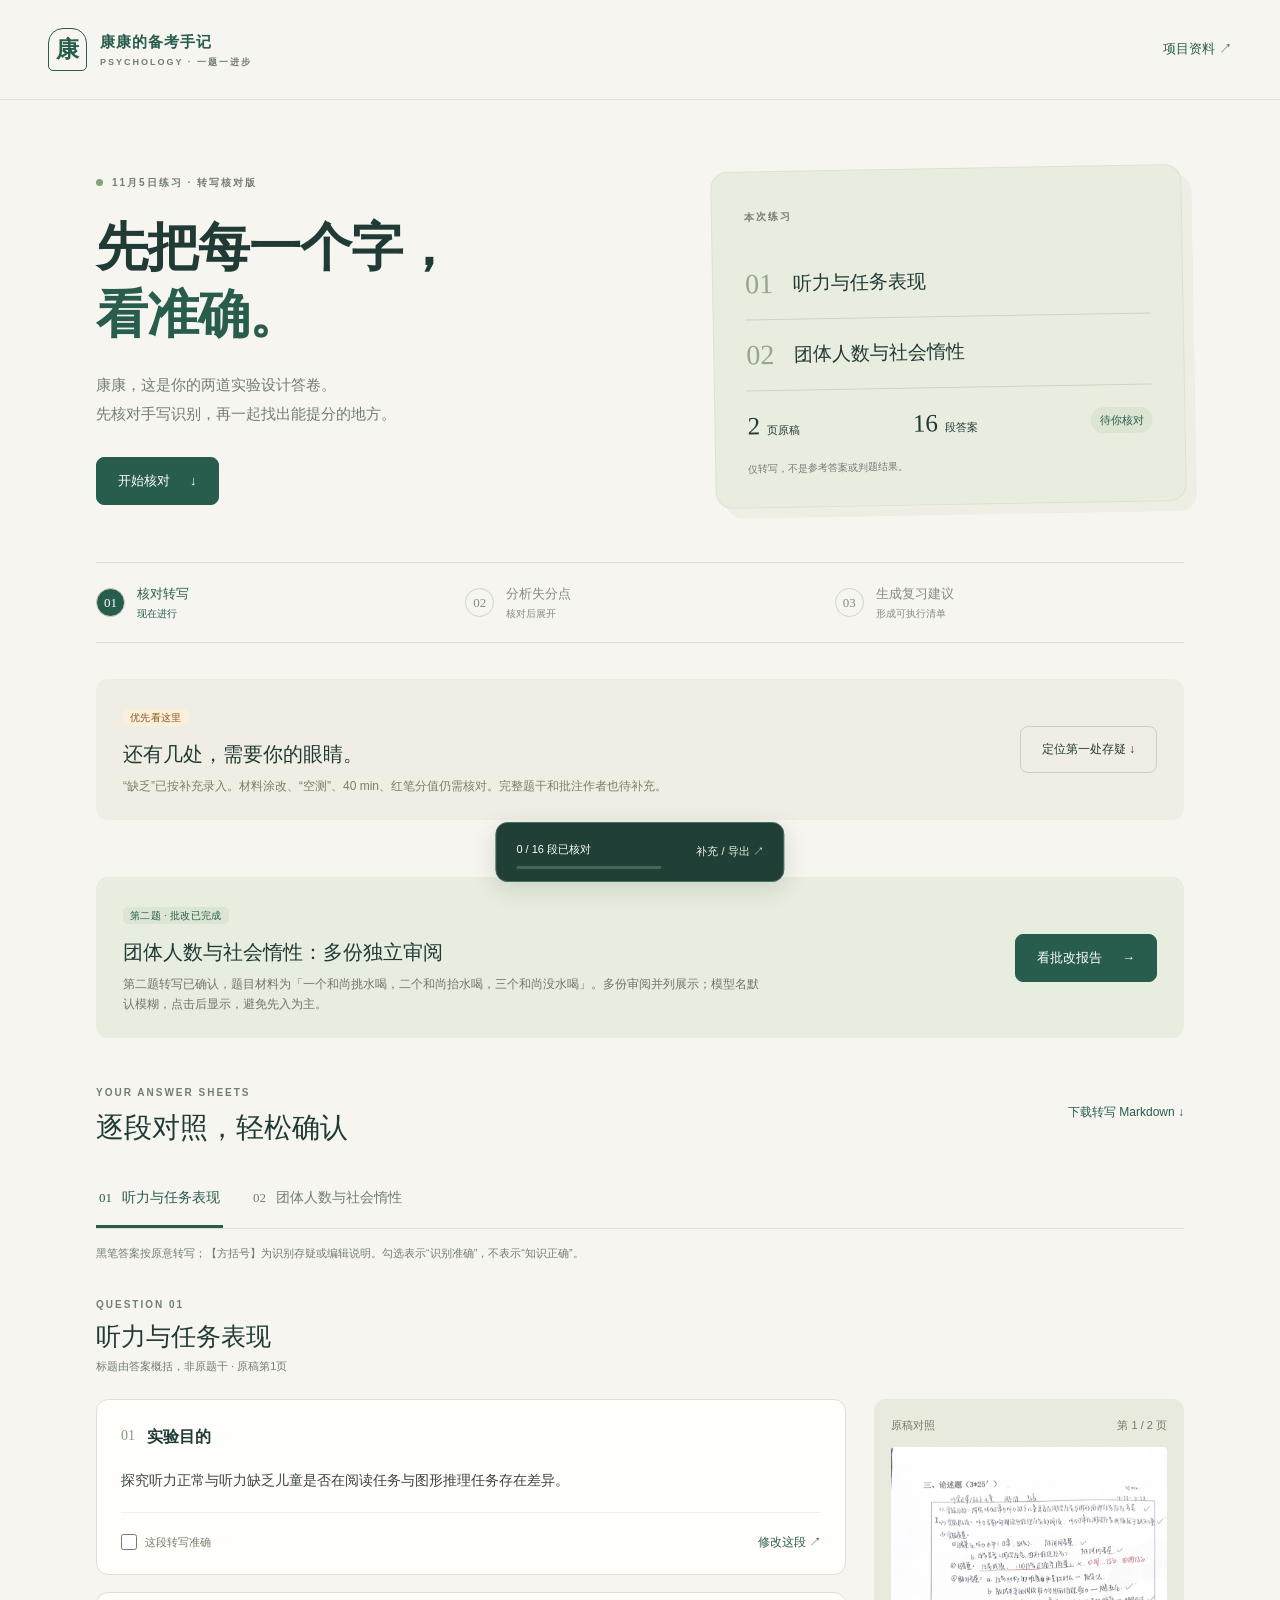
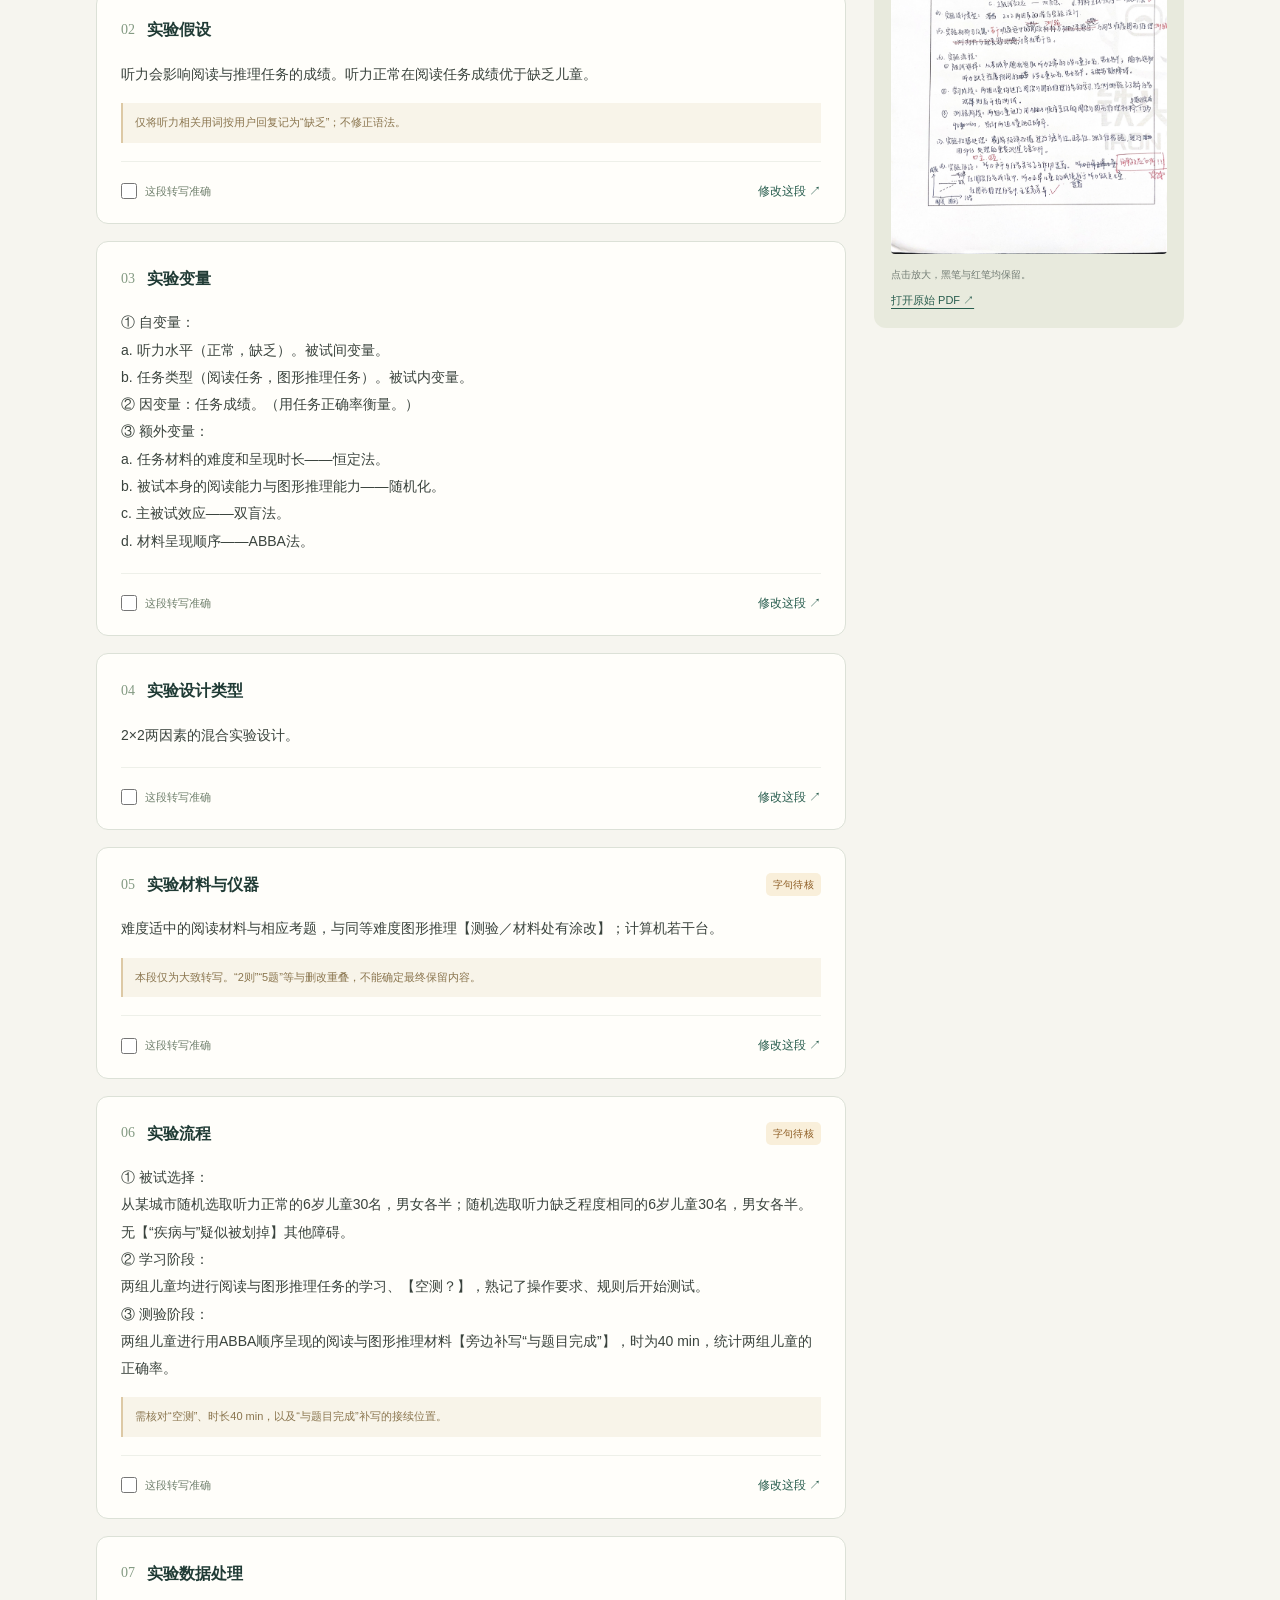
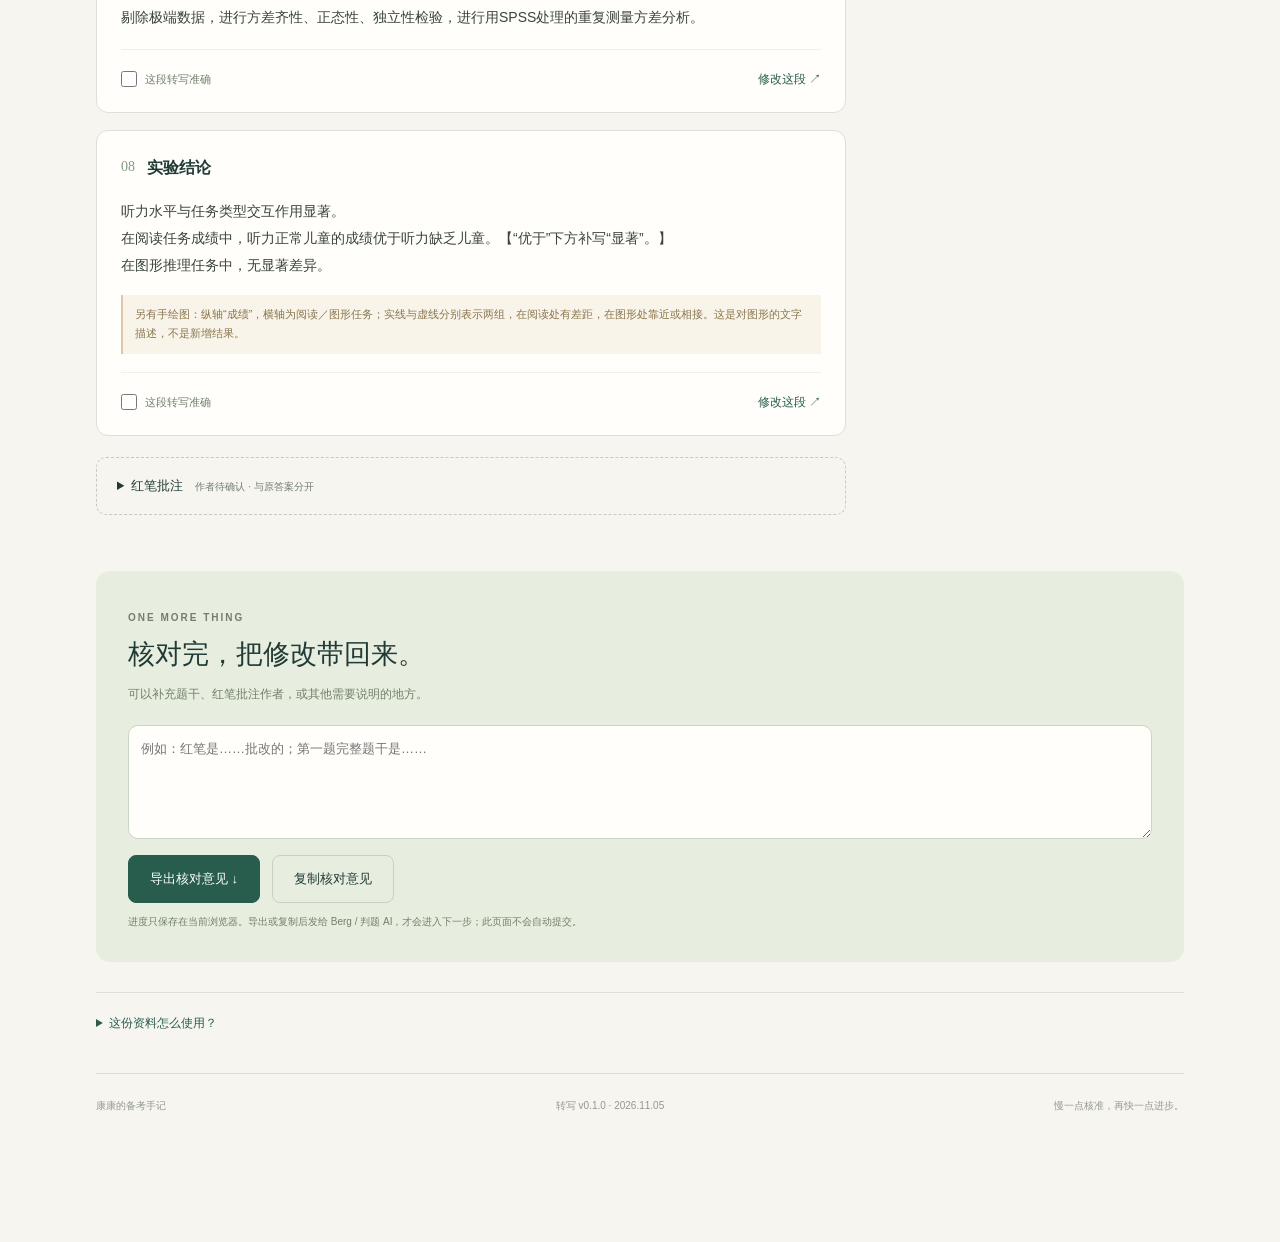
<file: docs/index.html>
<!doctype html>
<html lang="zh-CN">
<head>
  <meta charset="utf-8"><meta name="viewport" content="width=device-width, initial-scale=1">
  <meta name="robots" content="noindex,nofollow">
  <meta name="description" content="康康的心理实验设计手写答卷：对照原稿、逐段核对、导出修改意见。">
  <meta name="theme-color" content="#193f39"><title>康康 · 手写答卷核对</title>
  <link rel="stylesheet" href="style.css">
  <link rel="stylesheet" href="index-extra.css">
</head>
<body>
<a class="skip-link" href="#workbench">跳到答卷</a>
<header class="topbar"><a class="brand" href="./"><span class="brand-icon">康</span><span>康康的备考手记<span class="brand-small">PSYCHOLOGY · 一题一进步</span></span></a><a class="repo-link" href="https://github.com/Bergpss/kangkang-psych-exam" target="_blank" rel="noopener">项目资料 ↗</a></header>
<main>
  <section class="hero">
    <div class="hero-copy"><div class="eyebrow"><span class="dot"></span> 11月5日练习 · 转写核对版</div><h1>先把每一个字，<br><em>看准确。</em></h1><p>康康，这是你的两道实验设计答卷。<br>先核对手写识别，再一起找出能提分的地方。</p><a class="primary-button" href="#workbench">开始核对 <span>↓</span></a></div>
    <div class="hero-card"><span class="eyebrow">本次练习</span><div class="sheet-lines"><div><strong>01</strong><span>听力与任务表现</span></div><div><strong>02</strong><span>团体人数与社会惰性</span></div></div><div class="hero-stats"><span><strong>2</strong> 页原稿</span><span><strong>16</strong> 段答案</span><span class="status-pill">待你核对</span></div><p>仅转写，不是参考答案或判题结果。</p></div>
  </section>
  <section class="stage-strip" aria-label="项目进度"><div class="active"><span>01</span><strong>核对转写</strong><small>现在进行</small></div><div><span>02</span><strong>分析失分点</strong><small>核对后展开</small></div><div><span>03</span><strong>生成复习建议</strong><small>形成可执行清单</small></div></section>
  <section class="attention"><div><span class="tag amber">优先看这里</span><h2>还有几处，需要你的眼睛。</h2><p>“缺乏”已按补充录入。材料涂改、“空测”、40 min、红笔分值仍需核对。完整题干和批注作者也待补充。</p></div><button class="outline-button" type="button" id="jump-uncertain">定位第一处存疑 ↓</button></section>
  <section class="review-callout"><div><span class="tag green">第二题 · 批改已完成</span><h2>团体人数与社会惰性：多份独立审阅</h2><p>第二题转写已确认，题目材料为「一个和尚挑水喝，二个和尚抬水喝，三个和尚没水喝」。多份审阅并列展示；模型名默认模糊，点击后显示，避免先入为主。</p></div><a class="primary-button" href="review-q2.html">看批改报告 <span>→</span></a></section>
  <section id="workbench" class="workbench">
    <div class="workbench-top"><div><span class="eyebrow">YOUR ANSWER SHEETS</span><h2>逐段对照，轻松确认</h2></div><a href="transcript.md" download="2026-11-05-转写.md" class="text-button">下载转写 Markdown ↓</a></div>
    <div class="tabs" role="tablist" aria-label="选择题目"><button type="button" id="tab-q1" role="tab" aria-selected="true" aria-controls="panel-q1" data-tab="q1"><span>01</span> 听力与任务表现</button><button type="button" id="tab-q2" role="tab" aria-selected="false" aria-controls="panel-q2" data-tab="q2" tabindex="-1"><span>02</span> 团体人数与社会惰性</button></div>
    <p class="transcription-rule">黑笔答案按原意转写；【方括号】为识别存疑或编辑说明。勾选表示“识别准确”，不表示“知识正确”。</p>
    <section class="question-panel" id="panel-q1" aria-labelledby="tab-q1" role="tabpanel" >
      <div class="question-heading"><div><span class="eyebrow">QUESTION 01</span><h2>听力与任务表现</h2><p>标题由答案概括，非原题干 · 原稿第1页</p></div><button type="button" class="outline-button" data-original="1">查看手写原稿 ↗</button></div>
      <div class="answer-layout"><div class="answers"><article class="answer-card" id="q1-1" data-section="q1-1">
          <div class="card-heading"><div class="section-label"><span class="number">01</span><h3>实验目的</h3></div></div>
          <div class="transcription">探究听力正常与听力缺乏儿童是否在阅读任务与图形推理任务存在差异。</div>
          <div class="card-controls"><label class="check"><input type="checkbox" data-check="q1-1"><span>这段转写准确</span></label>
          <button type="button" class="text-button correction-toggle" data-target="edit-q1-1" aria-expanded="false">修改这段 <span aria-hidden="true">↗</span></button></div>
          <div id="edit-q1-1" class="edit-area" hidden><label for="text-q1-1">请写原稿实际文字，或指出识别有误的位置</label><textarea id="text-q1-1" data-edit="q1-1" rows="3" placeholder="例如：这里写的是……"></textarea></div>
        </article><article class="answer-card" id="q1-2" data-section="q1-2">
          <div class="card-heading"><div class="section-label"><span class="number">02</span><h3>实验假设</h3></div></div>
          <div class="transcription">听力会影响阅读与推理任务的成绩。听力正常在阅读任务成绩优于缺乏儿童。</div><aside class="note">仅将听力相关用词按用户回复记为“缺乏”；不修正语法。</aside>
          <div class="card-controls"><label class="check"><input type="checkbox" data-check="q1-2"><span>这段转写准确</span></label>
          <button type="button" class="text-button correction-toggle" data-target="edit-q1-2" aria-expanded="false">修改这段 <span aria-hidden="true">↗</span></button></div>
          <div id="edit-q1-2" class="edit-area" hidden><label for="text-q1-2">请写原稿实际文字，或指出识别有误的位置</label><textarea id="text-q1-2" data-edit="q1-2" rows="3" placeholder="例如：这里写的是……"></textarea></div>
        </article><article class="answer-card" id="q1-3" data-section="q1-3">
          <div class="card-heading"><div class="section-label"><span class="number">03</span><h3>实验变量</h3></div></div>
          <div class="transcription">① 自变量：
a. 听力水平（正常，缺乏）。被试间变量。
b. 任务类型（阅读任务，图形推理任务）。被试内变量。
② 因变量：任务成绩。（用任务正确率衡量。）
③ 额外变量：
a. 任务材料的难度和呈现时长——恒定法。
b. 被试本身的阅读能力与图形推理能力——随机化。
c. 主被试效应——双盲法。
d. 材料呈现顺序——ABBA法。</div>
          <div class="card-controls"><label class="check"><input type="checkbox" data-check="q1-3"><span>这段转写准确</span></label>
          <button type="button" class="text-button correction-toggle" data-target="edit-q1-3" aria-expanded="false">修改这段 <span aria-hidden="true">↗</span></button></div>
          <div id="edit-q1-3" class="edit-area" hidden><label for="text-q1-3">请写原稿实际文字，或指出识别有误的位置</label><textarea id="text-q1-3" data-edit="q1-3" rows="3" placeholder="例如：这里写的是……"></textarea></div>
        </article><article class="answer-card" id="q1-4" data-section="q1-4">
          <div class="card-heading"><div class="section-label"><span class="number">04</span><h3>实验设计类型</h3></div></div>
          <div class="transcription">2×2两因素的混合实验设计。</div>
          <div class="card-controls"><label class="check"><input type="checkbox" data-check="q1-4"><span>这段转写准确</span></label>
          <button type="button" class="text-button correction-toggle" data-target="edit-q1-4" aria-expanded="false">修改这段 <span aria-hidden="true">↗</span></button></div>
          <div id="edit-q1-4" class="edit-area" hidden><label for="text-q1-4">请写原稿实际文字，或指出识别有误的位置</label><textarea id="text-q1-4" data-edit="q1-4" rows="3" placeholder="例如：这里写的是……"></textarea></div>
        </article><article class="answer-card" id="q1-5" data-section="q1-5">
          <div class="card-heading"><div class="section-label"><span class="number">05</span><h3>实验材料与仪器</h3></div><span class="tag amber">字句待核</span></div>
          <div class="transcription">难度适中的阅读材料与相应考题，与同等难度图形推理【测验／材料处有涂改】；计算机若干台。</div><aside class="note">本段仅为大致转写。“2则”“5题”等与删改重叠，不能确定最终保留内容。</aside>
          <div class="card-controls"><label class="check"><input type="checkbox" data-check="q1-5"><span>这段转写准确</span></label>
          <button type="button" class="text-button correction-toggle" data-target="edit-q1-5" aria-expanded="false">修改这段 <span aria-hidden="true">↗</span></button></div>
          <div id="edit-q1-5" class="edit-area" hidden><label for="text-q1-5">请写原稿实际文字，或指出识别有误的位置</label><textarea id="text-q1-5" data-edit="q1-5" rows="3" placeholder="例如：这里写的是……"></textarea></div>
        </article><article class="answer-card" id="q1-6" data-section="q1-6">
          <div class="card-heading"><div class="section-label"><span class="number">06</span><h3>实验流程</h3></div><span class="tag amber">字句待核</span></div>
          <div class="transcription">① 被试选择：
从某城市随机选取听力正常的6岁儿童30名，男女各半；随机选取听力缺乏程度相同的6岁儿童30名，男女各半。无【“疾病与”疑似被划掉】其他障碍。
② 学习阶段：
两组儿童均进行阅读与图形推理任务的学习、【空测？】，熟记了操作要求、规则后开始测试。
③ 测验阶段：
两组儿童进行用ABBA顺序呈现的阅读与图形推理材料【旁边补写“与题目完成”】，时为40 min，统计两组儿童的正确率。</div><aside class="note">需核对“空测”、时长40 min，以及“与题目完成”补写的接续位置。</aside>
          <div class="card-controls"><label class="check"><input type="checkbox" data-check="q1-6"><span>这段转写准确</span></label>
          <button type="button" class="text-button correction-toggle" data-target="edit-q1-6" aria-expanded="false">修改这段 <span aria-hidden="true">↗</span></button></div>
          <div id="edit-q1-6" class="edit-area" hidden><label for="text-q1-6">请写原稿实际文字，或指出识别有误的位置</label><textarea id="text-q1-6" data-edit="q1-6" rows="3" placeholder="例如：这里写的是……"></textarea></div>
        </article><article class="answer-card" id="q1-7" data-section="q1-7">
          <div class="card-heading"><div class="section-label"><span class="number">07</span><h3>实验数据处理</h3></div></div>
          <div class="transcription">剔除极端数据，进行方差齐性、正态性、独立性检验，进行用SPSS处理的重复测量方差分析。</div>
          <div class="card-controls"><label class="check"><input type="checkbox" data-check="q1-7"><span>这段转写准确</span></label>
          <button type="button" class="text-button correction-toggle" data-target="edit-q1-7" aria-expanded="false">修改这段 <span aria-hidden="true">↗</span></button></div>
          <div id="edit-q1-7" class="edit-area" hidden><label for="text-q1-7">请写原稿实际文字，或指出识别有误的位置</label><textarea id="text-q1-7" data-edit="q1-7" rows="3" placeholder="例如：这里写的是……"></textarea></div>
        </article><article class="answer-card" id="q1-8" data-section="q1-8">
          <div class="card-heading"><div class="section-label"><span class="number">08</span><h3>实验结论</h3></div></div>
          <div class="transcription">听力水平与任务类型交互作用显著。
在阅读任务成绩中，听力正常儿童的成绩优于听力缺乏儿童。【“优于”下方补写“显著”。】
在图形推理任务中，无显著差异。</div><aside class="note">另有手绘图：纵轴“成绩”，横轴为阅读／图形任务；实线与虚线分别表示两组，在阅读处有差距，在图形处靠近或相接。这是对图形的文字描述，不是新增结果。</aside>
          <div class="card-controls"><label class="check"><input type="checkbox" data-check="q1-8"><span>这段转写准确</span></label>
          <button type="button" class="text-button correction-toggle" data-target="edit-q1-8" aria-expanded="false">修改这段 <span aria-hidden="true">↗</span></button></div>
          <div id="edit-q1-8" class="edit-area" hidden><label for="text-q1-8">请写原稿实际文字，或指出识别有误的位置</label><textarea id="text-q1-8" data-edit="q1-8" rows="3" placeholder="例如：这里写的是……"></textarea></div>
        </article>
      <details class="annotations"><summary>红笔批注 <span>作者待确认 · 与原答案分开</span></summary><ul><li>“用任务正确率衡量”被画线并打叉。</li><li>因变量旁疑似写“①阅……13分；②图13分”，分值及省略处不确定。</li><li>材料部分补写“若干”“测验”，并删改其他文字。</li><li>结论上方疑似“①主、②主”，可能提示两个主效应，含义待确认。</li><li>右下角明确写着“简单效应分析!!!”。</li><li>多处对勾；不代表本项目已经认可该处正确。</li></ul></details></div>
      <aside class="original-preview"><div class="preview-heading"><span>原稿对照</span><span>第 1 / 2 页</span></div><button class="image-button" type="button" data-original="1" aria-label="放大第1页原稿"><img src="assets/page-1.jpg" alt="第1页手写心理实验设计答卷" loading="lazy"></button><p>点击放大，黑笔与红笔均保留。</p><a href="assets/2026-11-05-original.pdf" target="_blank" rel="noopener">打开原始 PDF ↗</a></aside></div>
      </section><section class="question-panel" id="panel-q2" aria-labelledby="tab-q2" role="tabpanel" hidden>
      <div class="question-heading"><div><span class="eyebrow">QUESTION 02</span><h2>团体人数与社会惰性</h2><p>标题由答案概括，非原题干 · 原稿第2页</p></div><button type="button" class="outline-button" data-original="2">查看手写原稿 ↗</button></div>
      <div class="answer-layout"><div class="answers"><article class="answer-card" id="q2-1" data-section="q2-1">
          <div class="card-heading"><div class="section-label"><span class="number">01</span><h3>实验目的</h3></div></div>
          <div class="transcription">探究团体人数与社会惰性之间的关系。</div>
          <div class="card-controls"><label class="check"><input type="checkbox" data-check="q2-1"><span>这段转写准确</span></label>
          <button type="button" class="text-button correction-toggle" data-target="edit-q2-1" aria-expanded="false">修改这段 <span aria-hidden="true">↗</span></button></div>
          <div id="edit-q2-1" class="edit-area" hidden><label for="text-q2-1">请写原稿实际文字，或指出识别有误的位置</label><textarea id="text-q2-1" data-edit="q2-1" rows="3" placeholder="例如：这里写的是……"></textarea></div>
        </article><article class="answer-card" id="q2-2" data-section="q2-2">
          <div class="card-heading"><div class="section-label"><span class="number">02</span><h3>实验假设</h3></div></div>
          <div class="transcription">团体人数越多，社会惰性越明显。</div>
          <div class="card-controls"><label class="check"><input type="checkbox" data-check="q2-2"><span>这段转写准确</span></label>
          <button type="button" class="text-button correction-toggle" data-target="edit-q2-2" aria-expanded="false">修改这段 <span aria-hidden="true">↗</span></button></div>
          <div id="edit-q2-2" class="edit-area" hidden><label for="text-q2-2">请写原稿实际文字，或指出识别有误的位置</label><textarea id="text-q2-2" data-edit="q2-2" rows="3" placeholder="例如：这里写的是……"></textarea></div>
        </article><article class="answer-card" id="q2-3" data-section="q2-3">
          <div class="card-heading"><div class="section-label"><span class="number">03</span><h3>实验变量</h3></div></div>
          <div class="transcription">① 自变量：
团体人数（5人、15人、30人）。被试间变量。
② 因变量：
社会惰性，用每个人在合作游戏中的贡献得分衡量。
③ 额外变量：
a. 主被试效应——双盲法。
b. 除团体人数以外其他实验条件——恒定法。
c. 个体本身的惰性等个体差异——随机化。</div>
          <div class="card-controls"><label class="check"><input type="checkbox" data-check="q2-3"><span>这段转写准确</span></label>
          <button type="button" class="text-button correction-toggle" data-target="edit-q2-3" aria-expanded="false">修改这段 <span aria-hidden="true">↗</span></button></div>
          <div id="edit-q2-3" class="edit-area" hidden><label for="text-q2-3">请写原稿实际文字，或指出识别有误的位置</label><textarea id="text-q2-3" data-edit="q2-3" rows="3" placeholder="例如：这里写的是……"></textarea></div>
        </article><article class="answer-card" id="q2-4" data-section="q2-4">
          <div class="card-heading"><div class="section-label"><span class="number">04</span><h3>实验材料与仪器</h3></div></div>
          <div class="transcription">计算机若干台；用E-prime制作的合作游戏程序。</div>
          <div class="card-controls"><label class="check"><input type="checkbox" data-check="q2-4"><span>这段转写准确</span></label>
          <button type="button" class="text-button correction-toggle" data-target="edit-q2-4" aria-expanded="false">修改这段 <span aria-hidden="true">↗</span></button></div>
          <div id="edit-q2-4" class="edit-area" hidden><label for="text-q2-4">请写原稿实际文字，或指出识别有误的位置</label><textarea id="text-q2-4" data-edit="q2-4" rows="3" placeholder="例如：这里写的是……"></textarea></div>
        </article><article class="answer-card" id="q2-5" data-section="q2-5">
          <div class="card-heading"><div class="section-label"><span class="number">05</span><h3>实验设计类型</h3></div></div>
          <div class="transcription">单因素被试间实验设计。</div>
          <div class="card-controls"><label class="check"><input type="checkbox" data-check="q2-5"><span>这段转写准确</span></label>
          <button type="button" class="text-button correction-toggle" data-target="edit-q2-5" aria-expanded="false">修改这段 <span aria-hidden="true">↗</span></button></div>
          <div id="edit-q2-5" class="edit-area" hidden><label for="text-q2-5">请写原稿实际文字，或指出识别有误的位置</label><textarea id="text-q2-5" data-edit="q2-5" rows="3" placeholder="例如：这里写的是……"></textarea></div>
        </article><article class="answer-card" id="q2-6" data-section="q2-6">
          <div class="card-heading"><div class="section-label"><span class="number">06</span><h3>实验流程</h3></div></div>
          <div class="transcription">① 被试选择：
在某学校随机选取大二学生90人，男女各半，右利手，非心理学专业。
② 将被试随机均分三组，先进行合作游戏学习，内容是通过点击鼠标为团体赚取总金币，最终均分金币池。分别告知这三组被试所在团体的人数为5人、15人、30人。
③ 确定被试均熟悉游戏规则后，开始游戏。三组所看到的页面除团体人数不同，其他都相同。时长均为5分钟，统计被试的鼠标点击次数作为贡献得分。</div><aside class="note">②末尾有被划掉的“实则5……”字样，未能完整辨认，未计入保留答案。</aside>
          <div class="card-controls"><label class="check"><input type="checkbox" data-check="q2-6"><span>这段转写准确</span></label>
          <button type="button" class="text-button correction-toggle" data-target="edit-q2-6" aria-expanded="false">修改这段 <span aria-hidden="true">↗</span></button></div>
          <div id="edit-q2-6" class="edit-area" hidden><label for="text-q2-6">请写原稿实际文字，或指出识别有误的位置</label><textarea id="text-q2-6" data-edit="q2-6" rows="3" placeholder="例如：这里写的是……"></textarea></div>
        </article><article class="answer-card" id="q2-7" data-section="q2-7">
          <div class="card-heading"><div class="section-label"><span class="number">07</span><h3>实验数据处理</h3></div></div>
          <div class="transcription">剔除极端数据后进行独立性检验、方差齐性、正态性检验，进行完全随机方差分析。</div>
          <div class="card-controls"><label class="check"><input type="checkbox" data-check="q2-7"><span>这段转写准确</span></label>
          <button type="button" class="text-button correction-toggle" data-target="edit-q2-7" aria-expanded="false">修改这段 <span aria-hidden="true">↗</span></button></div>
          <div id="edit-q2-7" class="edit-area" hidden><label for="text-q2-7">请写原稿实际文字，或指出识别有误的位置</label><textarea id="text-q2-7" data-edit="q2-7" rows="3" placeholder="例如：这里写的是……"></textarea></div>
        </article><article class="answer-card" id="q2-8" data-section="q2-8">
          <div class="card-heading"><div class="section-label"><span class="number">08</span><h3>实验结果</h3></div></div>
          <div class="transcription">差异显著。经事后检验，发现在团体人数呈现30人时的个人贡献得分显著低于15人，也低于5人。因此团体人数越多，社会惰性越明显。</div>
          <div class="card-controls"><label class="check"><input type="checkbox" data-check="q2-8"><span>这段转写准确</span></label>
          <button type="button" class="text-button correction-toggle" data-target="edit-q2-8" aria-expanded="false">修改这段 <span aria-hidden="true">↗</span></button></div>
          <div id="edit-q2-8" class="edit-area" hidden><label for="text-q2-8">请写原稿实际文字，或指出识别有误的位置</label><textarea id="text-q2-8" data-edit="q2-8" rows="3" placeholder="例如：这里写的是……"></textarea></div>
        </article>
      <details class="annotations"><summary>红笔批注 <span>作者待确认 · 与原答案分开</span></summary><ul><li>假设旁写着“程度越大”。</li><li>“被试间变量”的“被试”处，红笔写了“组”。</li><li>“差异显著”上方补写“三组得分之间”。</li><li>结果下方补写“15人组显著低于……”，比较对象未清楚写全，不能自行补成“5人组”。</li></ul></details></div>
      <aside class="original-preview"><div class="preview-heading"><span>原稿对照</span><span>第 2 / 2 页</span></div><button class="image-button" type="button" data-original="2" aria-label="放大第2页原稿"><img src="assets/page-2.jpg" alt="第2页手写心理实验设计答卷" loading="lazy"></button><p>点击放大，黑笔与红笔均保留。</p><a href="assets/2026-11-05-original.pdf" target="_blank" rel="noopener">打开原始 PDF ↗</a></aside></div>
      </section>
  </section>
  <section class="finish-card"><div><span class="eyebrow">ONE MORE THING</span><h2>核对完，把修改带回来。</h2><p>可以补充题干、红笔批注作者，或其他需要说明的地方。</p></div><label for="overall" class="sr-only">其他核对说明</label><textarea id="overall" rows="4" placeholder="例如：红笔是……批改的；第一题完整题干是……"></textarea><div class="finish-actions"><button type="button" class="primary-button" id="export">导出核对意见 ↓</button><button type="button" class="outline-button" id="copy">复制核对意见</button></div><p class="local-notice">进度只保存在当前浏览器。导出或复制后发给 Berg / 判题 AI，才会进入下一步；此页面不会自动提交。</p></section>
  <details class="project-details"><summary>这份资料怎么使用？</summary><p>这是康康备考深大应用心理研究生的实验设计练习，当前阶段只确认转写。正式判题将区分知识描述、实验逻辑与应试规范，突出优先修改项，并给出简洁的考场表达与复习建议。</p><p>题目标题是根据答案概括的；缺少完整题干时，不给出貌似精确的官方分数。其他 AI 请先阅读仓库中的 AGENTS.md。</p><a href="https://github.com/Bergpss/kangkang-psych-exam/blob/main/AGENTS.md" target="_blank" rel="noopener">查看 AI 接手流程 ↗</a></details>
</main>
<footer><span>康康的备考手记</span><span>转写 v0.1.0 · 2026.11.05</span><span>慢一点核准，再快一点进步。</span></footer>
<div class="progress-dock"><div><strong id="progress-label">0 / 16 段已核对</strong><div class="progress-track"><div id="progress-fill"></div></div></div><a href="#overall">补充 / 导出 ↗</a></div>
<dialog id="original-dialog" aria-labelledby="original-title"><div class="dialog-top"><h2 id="original-title">手写原稿</h2><button type="button" id="close-dialog" class="outline-button">关闭 ×</button></div><p>可滚动查看；需要更大原稿时，点击“新窗口打开”。</p><a id="full-image" target="_blank" rel="noopener">新窗口打开原图 ↗</a><img id="dialog-image" alt="放大的手写答卷原稿"></dialog>
<div class="toast" id="toast" role="status" aria-live="polite" hidden></div>
<script id="transcript-data" type="application/json">{"id": "2026-11-05", "version": "0.1.0", "status": "awaiting_confirmation", "statusLabel": "第二题已确认 · 第一题待核对", "title": "11月5日 · 心理实验设计", "source": "docs/assets/2026-11-05-original.pdf", "notice": "以下是手写答案转写，不是参考答案。完整题干尚未提供，红笔批注作者未知。", "clarifications": ["用户回复：1. 缺乏；2. 缺乏。听力相关表述统一录入为“缺乏”。", "第二条回复与上一轮“空测”的疑问没有明确对应，不能据此确认该词。", "第二题（团体人数与社会惰性）转写经康康确认全部正确（Berg 于 2026-11-05 对话转述，非网页勾选）。", "第二题题目材料由用户于 2026-11-05 补充：「一个和尚挑水喝，二个和尚抬水喝，三个和尚没水喝」。这是谚语材料，不是完整题干；题目标题仍由答案概括。", "第一题尚未确认全文。"], "questions": [{"id": "q1", "title": "听力与任务表现", "subtitle": "标题由答案概括，非原题干", "page": 1, "sections": [{"id": "q1-1", "title": "实验目的", "text": "探究听力正常与听力缺乏儿童是否在阅读任务与图形推理任务存在差异。"}, {"id": "q1-2", "title": "实验假设", "text": "听力会影响阅读与推理任务的成绩。听力正常在阅读任务成绩优于缺乏儿童。", "note": "仅将听力相关用词按用户回复记为“缺乏”；不修正语法。"}, {"id": "q1-3", "title": "实验变量", "text": "① 自变量：\na. 听力水平（正常，缺乏）。被试间变量。\nb. 任务类型（阅读任务，图形推理任务）。被试内变量。\n② 因变量：任务成绩。（用任务正确率衡量。）\n③ 额外变量：\na. 任务材料的难度和呈现时长——恒定法。\nb. 被试本身的阅读能力与图形推理能力——随机化。\nc. 主被试效应——双盲法。\nd. 材料呈现顺序——ABBA法。"}, {"id": "q1-4", "title": "实验设计类型", "text": "2×2两因素的混合实验设计。"}, {"id": "q1-5", "title": "实验材料与仪器", "text": "难度适中的阅读材料与相应考题，与同等难度图形推理【测验／材料处有涂改】；计算机若干台。", "uncertain": true, "note": "本段仅为大致转写。“2则”“5题”等与删改重叠，不能确定最终保留内容。"}, {"id": "q1-6", "title": "实验流程", "text": "① 被试选择：\n从某城市随机选取听力正常的6岁儿童30名，男女各半；随机选取听力缺乏程度相同的6岁儿童30名，男女各半。无【“疾病与”疑似被划掉】其他障碍。\n② 学习阶段：\n两组儿童均进行阅读与图形推理任务的学习、【空测？】，熟记了操作要求、规则后开始测试。\n③ 测验阶段：\n两组儿童进行用ABBA顺序呈现的阅读与图形推理材料【旁边补写“与题目完成”】，时为40 min，统计两组儿童的正确率。", "uncertain": true, "note": "需核对“空测”、时长40 min，以及“与题目完成”补写的接续位置。"}, {"id": "q1-7", "title": "实验数据处理", "text": "剔除极端数据，进行方差齐性、正态性、独立性检验，进行用SPSS处理的重复测量方差分析。"}, {"id": "q1-8", "title": "实验结论", "text": "听力水平与任务类型交互作用显著。\n在阅读任务成绩中，听力正常儿童的成绩优于听力缺乏儿童。【“优于”下方补写“显著”。】\n在图形推理任务中，无显著差异。", "note": "另有手绘图：纵轴“成绩”，横轴为阅读／图形任务；实线与虚线分别表示两组，在阅读处有差距，在图形处靠近或相接。这是对图形的文字描述，不是新增结果。"}], "annotations": ["“用任务正确率衡量”被画线并打叉。", "因变量旁疑似写“①阅……13分；②图13分”，分值及省略处不确定。", "材料部分补写“若干”“测验”，并删改其他文字。", "结论上方疑似“①主、②主”，可能提示两个主效应，含义待确认。", "右下角明确写着“简单效应分析!!!”。", "多处对勾；不代表本项目已经认可该处正确。"]}, {"id": "q2", "title": "团体人数与社会惰性", "subtitle": "标题由答案概括，非原题干", "page": 2, "sections": [{"id": "q2-1", "title": "实验目的", "text": "探究团体人数与社会惰性之间的关系。"}, {"id": "q2-2", "title": "实验假设", "text": "团体人数越多，社会惰性越明显。"}, {"id": "q2-3", "title": "实验变量", "text": "① 自变量：\n团体人数（5人、15人、30人）。被试间变量。\n② 因变量：\n社会惰性，用每个人在合作游戏中的贡献得分衡量。\n③ 额外变量：\na. 主被试效应——双盲法。\nb. 除团体人数以外其他实验条件——恒定法。\nc. 个体本身的惰性等个体差异——随机化。"}, {"id": "q2-4", "title": "实验材料与仪器", "text": "计算机若干台；用E-prime制作的合作游戏程序。"}, {"id": "q2-5", "title": "实验设计类型", "text": "单因素被试间实验设计。"}, {"id": "q2-6", "title": "实验流程", "text": "① 被试选择：\n在某学校随机选取大二学生90人，男女各半，右利手，非心理学专业。\n② 将被试随机均分三组，先进行合作游戏学习，内容是通过点击鼠标为团体赚取总金币，最终均分金币池。分别告知这三组被试所在团体的人数为5人、15人、30人。\n③ 确定被试均熟悉游戏规则后，开始游戏。三组所看到的页面除团体人数不同，其他都相同。时长均为5分钟，统计被试的鼠标点击次数作为贡献得分。", "note": "②末尾有被划掉的“实则5……”字样，未能完整辨认，未计入保留答案。"}, {"id": "q2-7", "title": "实验数据处理", "text": "剔除极端数据后进行独立性检验、方差齐性、正态性检验，进行完全随机方差分析。"}, {"id": "q2-8", "title": "实验结果", "text": "差异显著。经事后检验，发现在团体人数呈现30人时的个人贡献得分显著低于15人，也低于5人。因此团体人数越多，社会惰性越明显。"}], "annotations": ["假设旁写着“程度越大”。", "“被试间变量”的“被试”处，红笔写了“组”。", "“差异显著”上方补写“三组得分之间”。", "结果下方补写“15人组显著低于……”，比较对象未清楚写全，不能自行补成“5人组”。"]}]}</script><script src="app.js"></script>
</body>
</html>
</file>
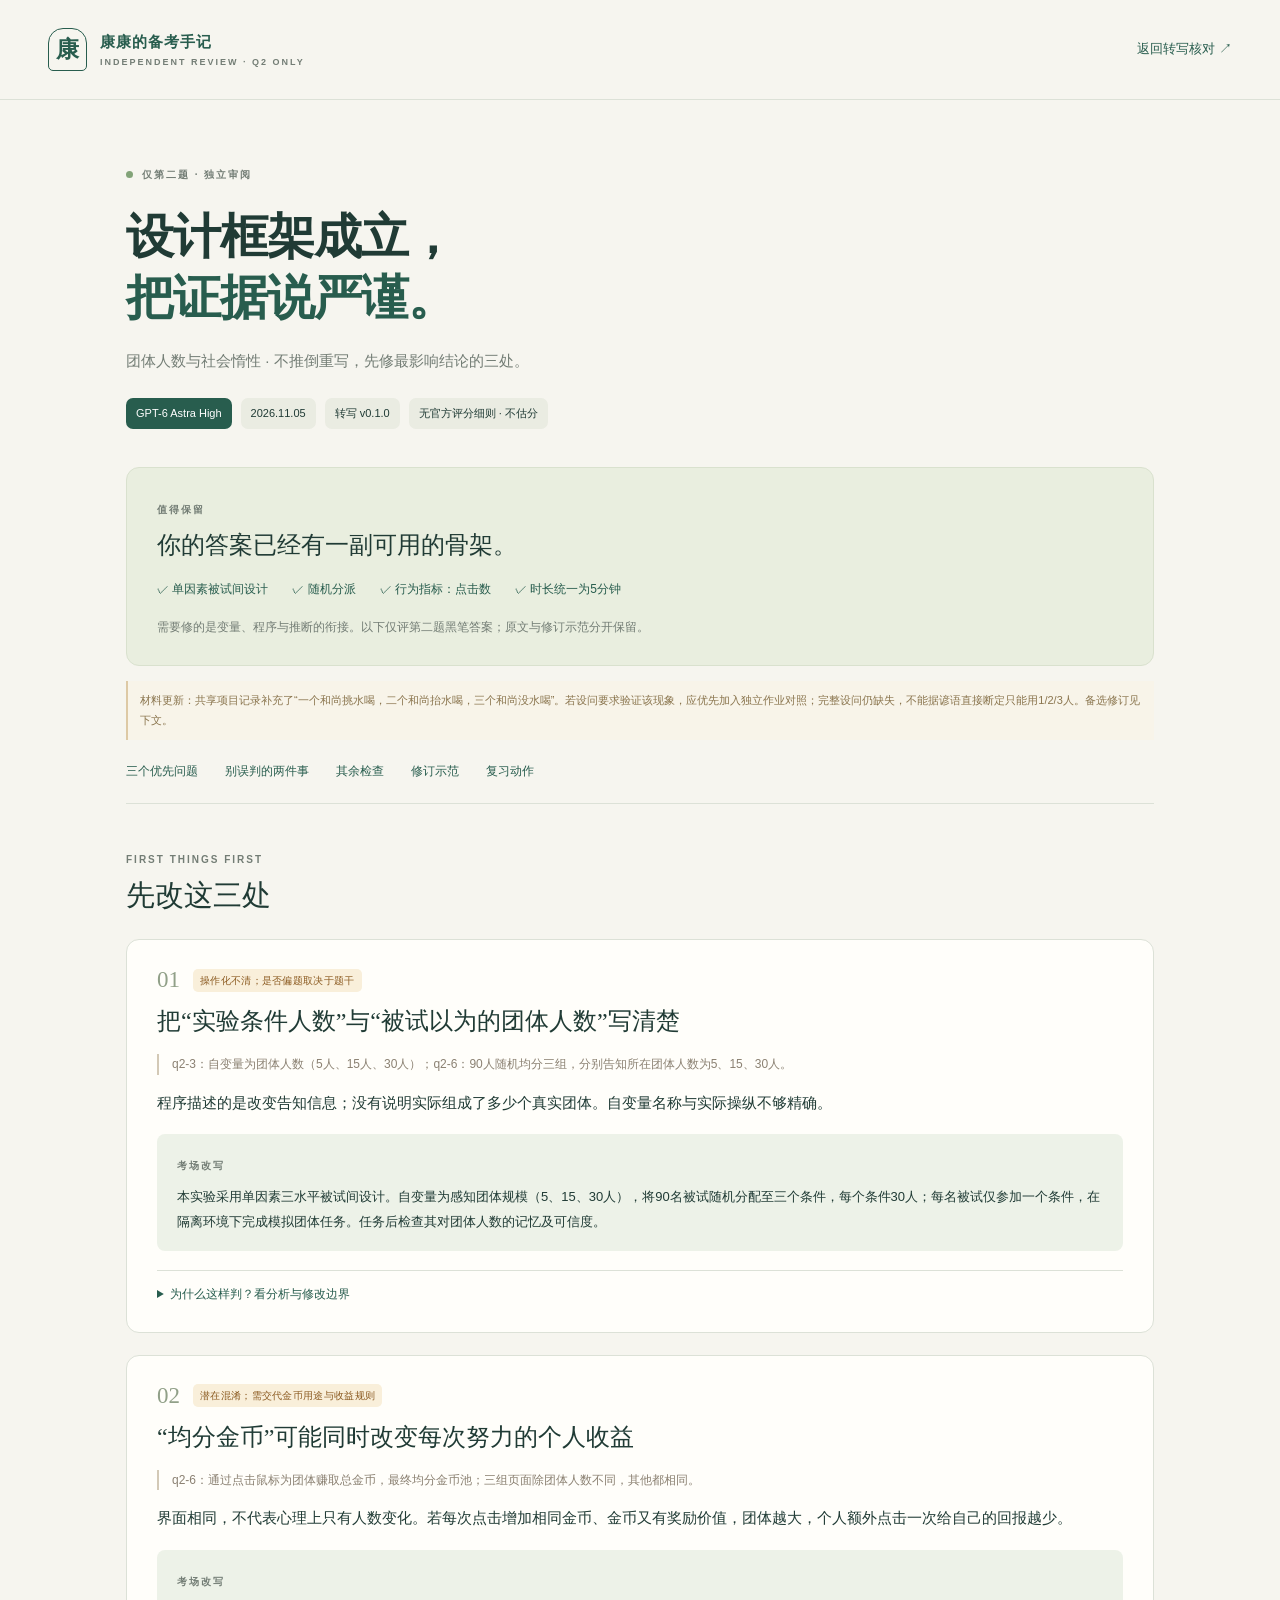
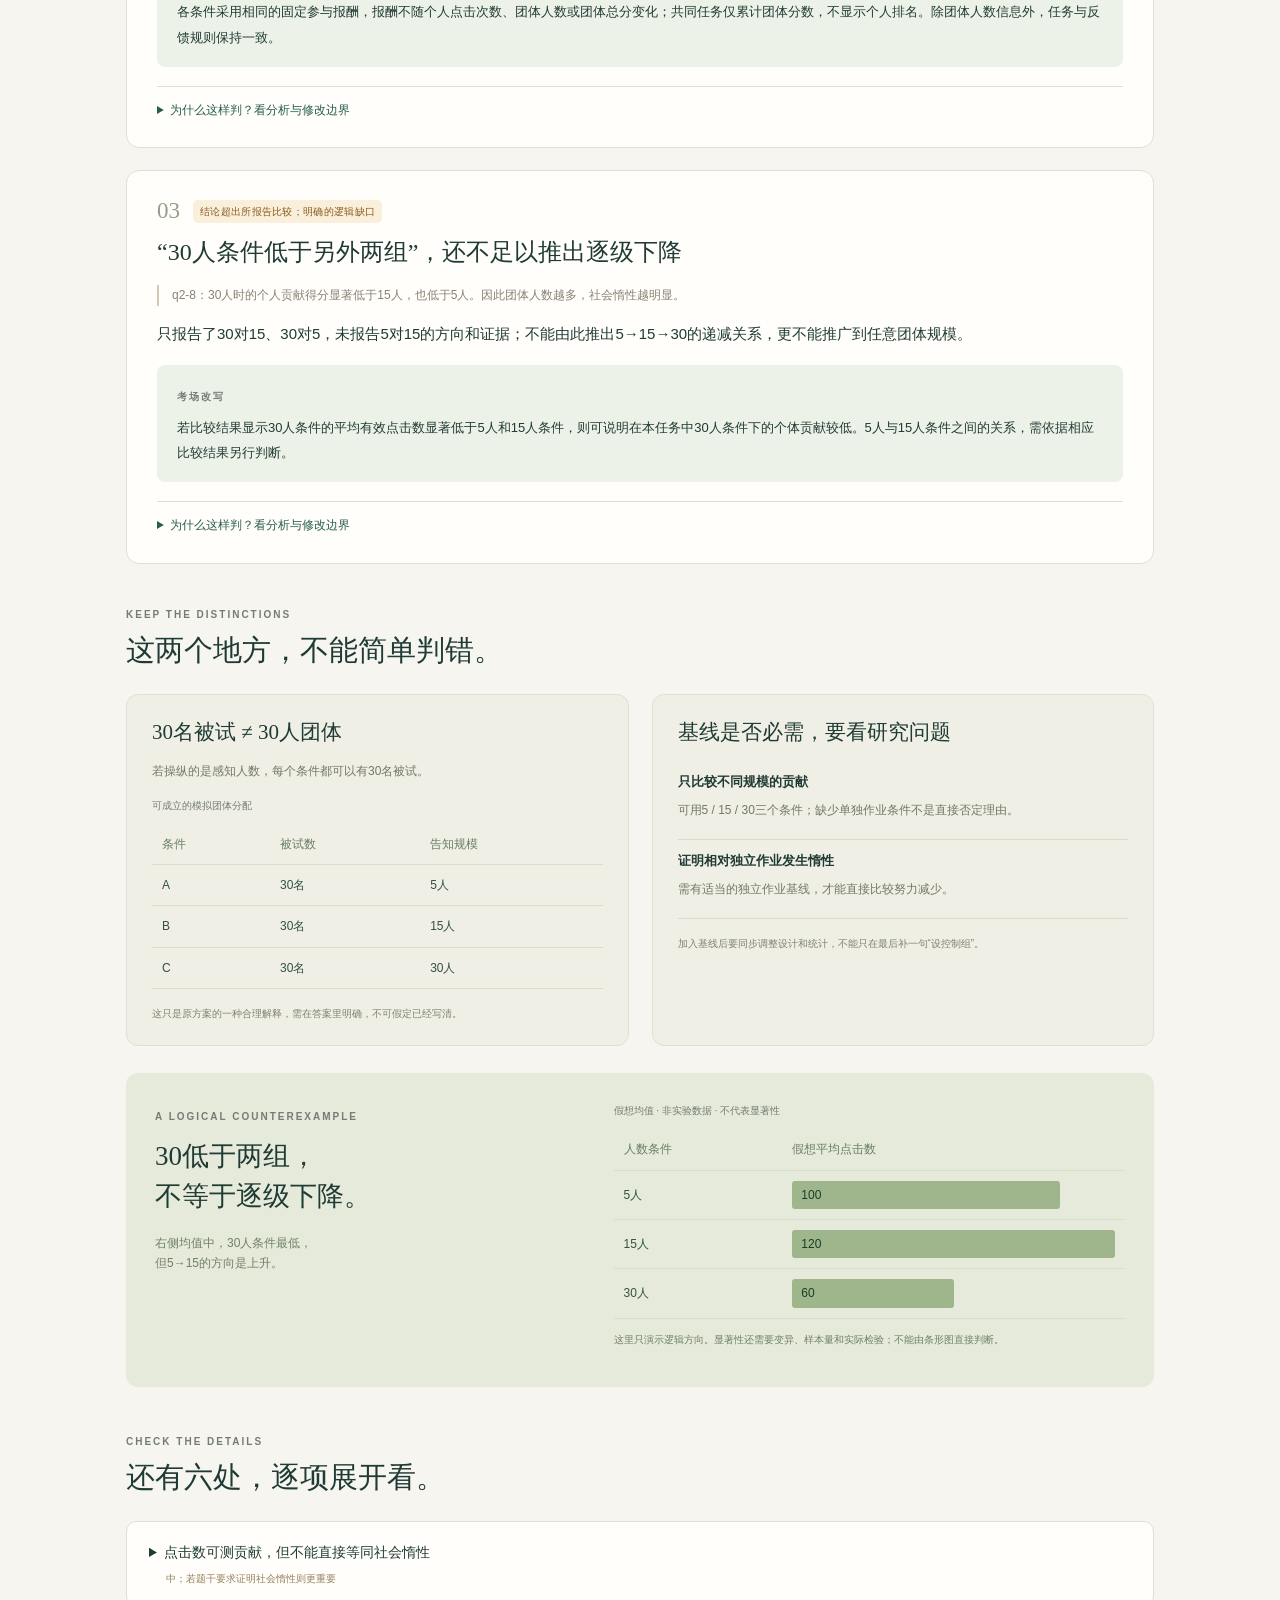
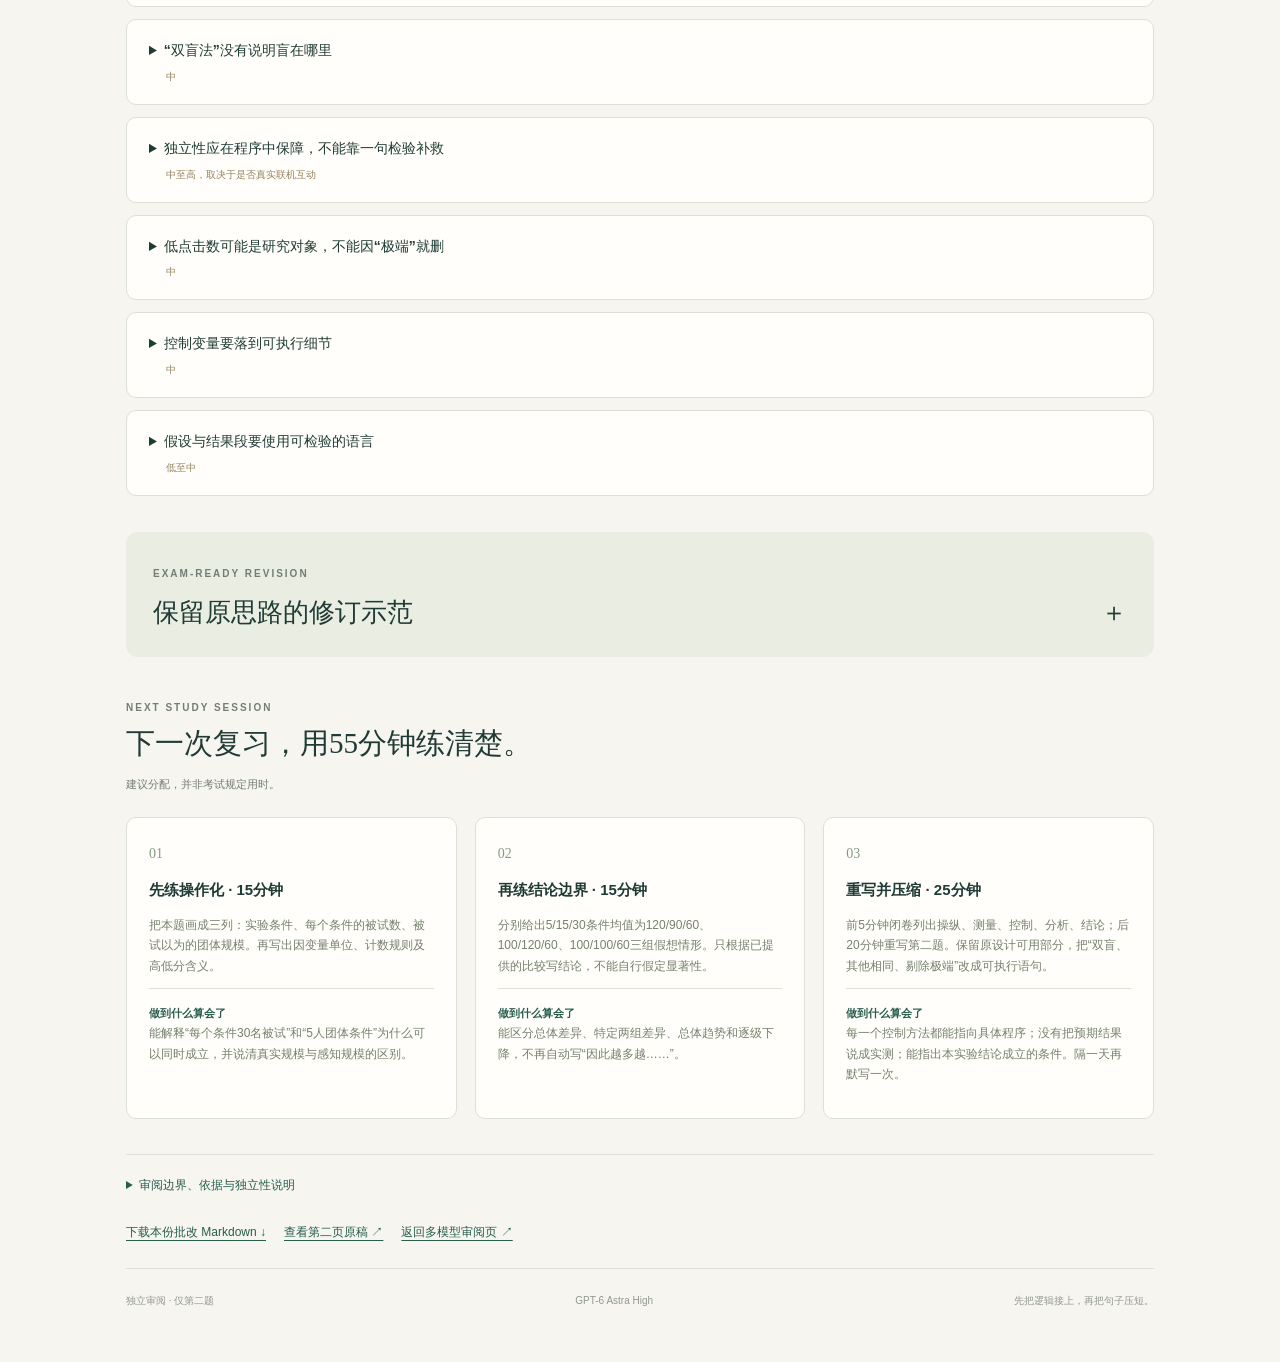
<file: docs/review-q2-astra.html>
<!doctype html><html lang="zh-CN"><head><meta charset="utf-8"><meta name="viewport" content="width=device-width, initial-scale=1"><meta name="robots" content="noindex,nofollow"><meta name="theme-color" content="#203f36"><title>第二题独立判题 · GPT-6 Astra High</title><link rel="stylesheet" href="style.css"><link rel="stylesheet" href="astra-review.css"></head><body>
<header class="topbar"><a class="brand" href="./"><span class="brand-icon">康</span><span>康康的备考手记<span class="brand-small">INDEPENDENT REVIEW · Q2 ONLY</span></span></a><a class="repo-link" href="./">返回转写核对 ↗</a></header>
<main><section class="review-hero"><div class="eyebrow"><span class="dot"></span> 仅第二题 · 独立审阅</div><h1>设计框架成立，<br><em>把证据说严谨。</em></h1><p class="lead">团体人数与社会惰性 · 不推倒重写，先修最影响结论的三处。</p><div class="review-badges"><span class="model-name">GPT-6 Astra High</span><span>2026.11.05</span><span>转写 v0.1.0</span><span>无官方评分细则 · 不估分</span></div></section>
<section class="strength"><span class="eyebrow">值得保留</span><h2>你的答案已经有一副可用的骨架。</h2><div class="keep-list"><span>✓ 单因素被试间设计</span><span>✓ 随机分派</span><span>✓ 行为指标：点击数</span><span>✓ 时长统一为5分钟</span></div><p>需要修的是变量、程序与推断的衔接。以下仅评第二题黑笔答案；原文与修订示范分开保留。</p></section>
<aside class="note">材料更新：共享项目记录补充了“一个和尚挑水喝，二个和尚抬水喝，三个和尚没水喝”。若设问要求验证该现象，应优先加入独立作业对照；完整设问仍缺失，不能据谚语直接断定只能用1/2/3人。备选修订见下文。</aside><nav class="review-nav" aria-label="报告导航"><a href="#priorities">三个优先问题</a><a href="#clarify">别误判的两件事</a><a href="#more">其余检查</a><a href="#rewrite">修订示范</a><a href="#practice">复习动作</a></nav>
<section id="priorities"><div class="section-heading"><span class="eyebrow">FIRST THINGS FIRST</span><h2>先改这三处</h2></div><article class="review-card"><div class="card-top"><span class="rank">01</span><span class="tag amber">操作化不清；是否偏题取决于题干</span></div>
      <h2>把“实验条件人数”与“被试以为的团体人数”写清楚</h2><blockquote>q2-3：自变量为团体人数（5人、15人、30人）；q2-6：90人随机均分三组，分别告知所在团体人数为5、15、30人。</blockquote><p class="finding">程序描述的是改变告知信息；没有说明实际组成了多少个真实团体。自变量名称与实际操纵不够精确。</p>
      <div class="replace"><span class="eyebrow">考场改写</span><p>本实验采用单因素三水平被试间设计。自变量为感知团体规模（5、15、30人），将90名被试随机分配至三个条件，每个条件30人；每名被试仅参加一个条件，在隔离环境下完成模拟团体任务。任务后检查其对团体人数的记忆及可信度。</p></div>
      <details><summary>为什么这样判？看分析与修改边界</summary><p>每个实验条件有30名被试，是样本量；每人以为自己在5/15/30人团体，是操纵水平。两者不矛盾。虚拟团体法可以研究感知团体规模，但不能不加说明地把结果推广到真实合作团体。</p><p><b>最小修改：</b>保留90人和三个条件，明确每人独立接受程序，操纵“感知团体规模”；写清虚拟同伴、任务合计方式、相同反馈规则，并在任务后检查其是否记住且相信人数信息。</p><p><b>判断边界：</b>若题干明确要求真实团体，不能自行换成虚拟团体：应组成各规模的多个独立小组，并说明组内相关的处理。此时仅写90人均分三组不够。若无此限制，模拟团体路线可成立。</p><p><b>失分风险：</b>高（若题干指定真实团体）／中（若允许模拟团体）（辅导判断）</p><ul><li><a href="https://web.mit.edu/curhan/www/docs/Articles/15341_Readings/Group_Dynamics/Latane_et_al_1979_Many_hands_make_light_the_work.pdf" target="_blank" rel="noopener">Latané、Williams与Harkins（1979）实验2使用伪团体区分努力下降与协调损失；支持感知规模操纵并非原则性错误。查阅：2026-11-05。</a></li><li>90÷3=30；样本量与自变量水平的区分直接来自原答案结构。模拟任务的具体修订是本审阅的设计建议，不是原文已有内容。</li></ul></details></article><article class="review-card"><div class="card-top"><span class="rank">02</span><span class="tag amber">潜在混淆；需交代金币用途与收益规则</span></div>
      <h2>“均分金币”可能同时改变每次努力的个人收益</h2><blockquote>q2-6：通过点击鼠标为团体赚取总金币，最终均分金币池；三组页面除团体人数不同，其他都相同。</blockquote><p class="finding">界面相同，不代表心理上只有人数变化。若每次点击增加相同金币、金币又有奖励价值，团体越大，个人额外点击一次给自己的回报越少。</p>
      <div class="replace"><span class="eyebrow">考场改写</span><p>各条件采用相同的固定参与报酬，报酬不随个人点击次数、团体人数或团体总分变化；共同任务仅累计团体分数，不显示个人排名。除团体人数信息外，任务与反馈规则保持一致。</p></div>
      <details><summary>为什么这样判？看分析与修改边界</summary><p>假设每点击一次总池增加1金币，均分后个人边际收益分别为1/5、1/15、1/30金币。被试少点可能在回应收益结构，不能直接归因为人数本身造成的责任分散。这不意味着总收入必定随人数增加而下降；改变的是自己多努力一次所得到的增量。</p><p><b>最小修改：</b>先说明金币是否换奖励。考场上最省事的修订是采用固定且相同的参与报酬，以共同任务总分作为目标，取消人数相关的个人金币分配；统一指导语、任务难度、评价方式及反馈规则。若研究本就包含均分收益制度，则将结论限定在该制度下，不宣称已分离纯人数机制。</p><p><b>判断边界：</b>原稿未说明金币是否兑换实物或金钱，不能断言已经发生经济激励混淆。若金币纯属象征分数，这一问题的严重程度较低，但仍须说明分配与评价规则。</p><p><b>失分风险：</b>高（金币决定有价值奖励时）（辅导判断）</p><ul><li>本项为基于原文奖励规则的条件性设计推论：个人额外收益=新增团体金币÷分配人数。没有假定原文已经承诺现金奖励。</li></ul></details></article><article class="review-card"><div class="card-top"><span class="rank">03</span><span class="tag amber">结论超出所报告比较；明确的逻辑缺口</span></div>
      <h2>“30人条件低于另外两组”，还不足以推出逐级下降</h2><blockquote>q2-8：30人时的个人贡献得分显著低于15人，也低于5人。因此团体人数越多，社会惰性越明显。</blockquote><p class="finding">只报告了30对15、30对5，未报告5对15的方向和证据；不能由此推出5→15→30的递减关系，更不能推广到任意团体规模。</p>
      <div class="replace"><span class="eyebrow">考场改写</span><p>若比较结果显示30人条件的平均有效点击数显著低于5人和15人条件，则可说明在本任务中30人条件下的个体贡献较低。5人与15人条件之间的关系，需依据相应比较结果另行判断。</p></div>
      <details><summary>为什么这样判？看分析与修改边界</summary><p>逻辑反例（不是原始数据）：5人条件均值100、15人条件120、30人条件60，也满足30低于另外两组的均值方向，但5到15反而上升。实际显著性还取决于变异与样本量。</p><p><b>最小修改：</b>按已有报告把结论收窄为“30人条件的贡献低于5人和15人条件”；若预先假设随人数增加而下降，应事先安排合适的比较或趋势分析并依据实际数据解释，不能补造15对5显著。不是所有成对比较都显著，才可以谈总体趋势；也不是趋势显著就证明每一步都下降。</p><p><b>判断边界：</b>本项不依赖题干即可指出推断缺口。若此题要求设计实验，结果部分应写“预期结果及解释”或“若……则……”，而非宣称已经获得显著结果。5、15、30不等距，若使用线性趋势应按实际人数编码；考场不必为此展开高阶统计。</p><p><b>失分风险：</b>高（辅导判断）</p><ul><li><a href="https://support.minitab.com/en-us/minitab/help-and-how-to/statistical-modeling/anova/how-to/one-way-anova/interpret-the-results/key-results/" target="_blank" rel="noopener">Minitab官方：总体ANOVA显著只说明并非所有均值相等，具体组间结论需对应比较；多次比较要控制错误率。查阅：2026-11-05。</a></li><li>100／120／60为审阅者构造的逻辑反例，不是康康的实验结果，也不是显著性检验结果。</li></ul></details></article></section>
<section id="clarify" class="clarify"><div class="section-heading"><span class="eyebrow">KEEP THE DISTINCTIONS</span><h2>这两个地方，不能简单判错。</h2></div><div class="two-columns"><article><h3>30名被试 ≠ 30人团体</h3><p>若操纵的是感知人数，每个条件都可以有30名被试。</p><table><caption>可成立的模拟团体分配</caption><thead><tr><th>条件</th><th>被试数</th><th>告知规模</th></tr></thead><tbody><tr><td>A</td><td>30名</td><td>5人</td></tr><tr><td>B</td><td>30名</td><td>15人</td></tr><tr><td>C</td><td>30名</td><td>30人</td></tr></tbody></table><small>这只是原方案的一种合理解释，需在答案里明确，不可假定已经写清。</small></article><article><h3>基线是否必需，要看研究问题</h3><div class="case"><span>只比较不同规模的贡献</span><p>可用5 / 15 / 30三个条件；缺少单独作业条件不是直接否定理由。</p></div><div class="case"><span>证明相对独立作业发生惰性</span><p>需有适当的独立作业基线，才能直接比较努力减少。</p></div><small>加入基线后要同步调整设计和统计，不能只在最后补一句“设控制组”。</small></article></div></section>
<section class="logic-lab"><div><span class="eyebrow">A LOGICAL COUNTEREXAMPLE</span><h2>30低于两组，<br>不等于逐级下降。</h2><p>右侧均值中，30人条件最低，<br>但5→15的方向是上升。</p></div><div><table><caption>假想均值 · 非实验数据 · 不代表显著性</caption><thead><tr><th>人数条件</th><th>假想平均点击数</th></tr></thead><tbody><tr><td>5人</td><td><span class="bar" style="--w:83%">100</span></td></tr><tr><td>15人</td><td><span class="bar" style="--w:100%">120</span></td></tr><tr><td>30人</td><td><span class="bar" style="--w:50%">60</span></td></tr></tbody></table><p class="tiny">这里只演示逻辑方向。显著性还需要变异、样本量和实际检验；不能由条形图直接判断。</p></div></section>
<section id="more"><div class="section-heading"><span class="eyebrow">CHECK THE DETAILS</span><h2>还有六处，逐项展开看。</h2></div><details class="issue-row"><summary><span>点击数可测贡献，但不能直接等同社会惰性</span><small>中；若题干要求证明社会惰性则更重要</small></summary><blockquote>q2-3：因变量为社会惰性，用每个人在合作游戏中的贡献得分衡量。</blockquote><p>点击次数是努力或贡献的操作指标，社会惰性是团体情境中的努力减少。需要交代分数方向与解释条件；同时要说明参与者是否认为个人贡献会被单独评价。程序后台记录个人数据本身并不妨碍这一研究。</p><div class="replace"><b>建议怎么写</b><p>写“因变量为5分钟内个人有效点击次数，次数越少表示任务贡献越低；在能力、收益及评价规则可比的条件下，组间差异用于检验团体规模相关的努力下降”。若题干要求证明相对于独立作业发生了社会惰性，应增加独立作业基线并调整设计；若仅比较5/15/30人数条件的贡献差异，缺基线不能一票否定。 现有补充谚语包含“一个和尚”，若设问要求验证该材料，应优先纳入独立作业对照；若要严格对应1/2/3，就用相同任务操纵人数，避免同时改变挑水与抬水的工作方式。</p></div></details><details class="issue-row"><summary><span>“双盲法”没有说明盲在哪里</span><small>中</small></summary><blockquote>q2-3：主被试效应——双盲法。</blockquote><p>被试必须接收5/15/30人数信息，因此不能直接声称被试不知道所处人数条件。可以隐藏研究假设、让现场人员不知条件、让分析者先用编码，但三者不是同一句“采用双盲法”。</p><div class="replace"><b>建议怎么写</b><p>改为“使用统一中性指导语，不告知具体假设；程序自动分派条件和记录点击，现场人员不查看分组信息；分析时先采用条件编码”。若确实做到某一层面的盲法，写清对象及被隐藏的信息。依据：APA Dictionary条目blind，https://dictionary.apa.org/blind （2026-11-05查阅）。</p></div></details><details class="issue-row"><summary><span>独立性应在程序中保障，不能靠一句检验补救</span><small>中至高，取决于是否真实联机互动</small></summary><blockquote>q2-7：进行独立性检验、方差齐性、正态性检验，进行完全随机方差分析。</blockquote><p>如果每个人独立接受模拟条件，单因素被试间ANOVA与设计相符；若多名被试共享同一真实团体并相互影响，个人观测可能聚类相关。写“独立性检验”没有解释这个问题。独立性可以做相关诊断，但不能用一个未显著检验证明不存在依赖。</p><div class="replace"><b>建议怎么写</b><p>明确独立测试、只参加一个条件、彼此不交流；检查组内误差/残差分布与方差齐性，采用单因素被试间方差分析，并预设比较方法。若真实团体互动，则增加独立小组并采用与聚类结构匹配的分析。“完全随机方差分析”在此并非原则性错误，写成“单因素被试间方差分析”更明确。依据：NIST https://www.itl.nist.gov/div898/handbook/prc/section4/prc432.htm （2026-11-05查阅）。</p></div></details><details class="issue-row"><summary><span>低点击数可能是研究对象，不能因“极端”就删</span><small>中</small></summary><blockquote>q2-7：剔除极端数据后……</blockquote><p>本题恰好研究努力下降。删掉点击很少的人，可能删掉真实的社会惰性表现；原文没有给出剔除标准和时点。</p><div class="replace"><b>建议怎么写</b><p>改为“事先规定有效点击及无效记录标准；剔除设备故障、重复记录等经核实无效数据，不仅因贡献低而删除。异常值按预设规则核查并记录”。若需因未理解任务等原因排除，也应事前定义且报告各条件排除情况。</p></div></details><details class="issue-row"><summary><span>控制变量要落到可执行细节</span><small>中</small></summary><blockquote>q2-3：除团体人数以外其他实验条件——恒定法；个体本身的惰性等个体差异——随机化。</blockquote><p>“其他都相同”不说明具体控制了什么；“个体惰性”还容易把情境性努力下降写成稳定人格。随机分派有助于平衡个体差异，不保证每个小样本条件完全相同。</p><div class="replace"><b>建议怎么写</b><p>列出相同设备、鼠标设置、目标难度、5分钟时长、练习量、报酬和反馈规则；将鼠标熟练程度、疲劳与初始动机等个体差异通过随机分派尽量平衡。右利手筛选并非一定错误，但不是这题的优先得分点。</p></div></details><details class="issue-row"><summary><span>假设与结果段要使用可检验的语言</span><small>低至中</small></summary><blockquote>q2-2：团体人数越多，社会惰性越明显。q2-8：差异显著。经事后检验，发现……</blockquote><p>假设有方向，可保留；但“越明显”不说明用什么指标判断。“差异显著”缺少比较对象。设计题可以写预期显著模式，不可把尚未收集的数据说成实测结果。</p><div class="replace"><b>建议怎么写</b><p>假设写“在本任务条件下，预期感知团体人数增加时，个体有效点击次数总体减少”；结果段标题写“预期结果及解释”，明确比较的是三个条件的个人平均有效点击数。不要编F值、p值或效应量。</p></div></details></section>
<section id="rewrite" class="rewrite"><details><summary><span class="eyebrow">EXAM-READY REVISION</span><h2>保留原思路的修订示范 <span>＋</span></h2></summary><p>适用于题干允许模拟团体的情况，不是标准答案。原来的90人、三个人数条件、点击任务和5分钟均保留。</p><ol><li><h3>适用前提</h3><p>以下是允许模拟团体、研究感知人数效应时的最小修订，不是缺失题干的标准答案。保留康康的90人、5/15/30人条件、点击任务和5分钟时长；若题干要求真实团体或直接证明相对单独作业的社会惰性，需另改设计。</p></li><li><h3>目的与假设</h3><p>检验感知团体规模对个体任务贡献的影响。在共同任务情境下，预期感知团体规模增加时，个体有效点击次数总体减少。</p></li><li><h3>设计与变量</h3><p>采用单因素三水平被试间设计。自变量为感知团体规模（5、15、30人）；因变量为5分钟内个人有效点击次数，点击越少表示贡献越低。有效点击指任务开始后对指定目标的有效按下事件，每次按下计一次，拖动、持续按住及任务时段外事件不计入。</p></li><li><h3>被试与控制</h3><p>招募90名大学生，经知情同意后随机分配至三个条件，各30人；每人仅参加一个条件。统一设备、鼠标设置、目标、练习、指导语、时长、报酬和反馈规则，独立测试且不交流。随机分派尽量平衡操作熟练度等个体差异。</p></li><li><h3>操纵与程序</h3><p>程序向被试呈现包括本人在内的5、15或30人匿名团体信息；其余同伴由程序模拟，无真实被试间互动。指导语强调共同完成累计点击任务，个人贡献不向其他成员展示、不单独排名。采用相同固定参与报酬，取消均分金币的个人收益规则。统一练习后完成5分钟任务，程序按相同规则记录个人有效点击并合计任务贡献；不呈现随条件不同而产生额外激励的实时成绩反馈。任务后询问被试记住的人数、其相信程度和对研究目的的猜测。若使用必要的掩饰或虚拟同伴，依伦理程序说明并在结束后解密，允许撤回。</p></li><li><h3>分析与预期解释</h3><p>按预先规则核查无效记录，保留真实低贡献表现；计算各条件平均有效点击数和标准差，在设计保障独立性、分布与方差前提合理时进行单因素被试间方差分析，按预设比较检验具体组间差异并控制多重比较错误率。若30人条件低于5与15人条件，只得出这两个比较支持的结论；若要支持总体下降趋势，应检验相应趋势并结合均值模式解释。无实际数据时全部写作预期或条件句。</p></li><li><h3>若题目要求验证谚语中的社会惰性</h3><p>优先改用独立作业与团体作业的可比任务：例如保留90名被试，随机分为1/2/3人感知条件各30名，以相同点击任务、评价规则、固定报酬和时长比较个人努力；若题干不要求照搬人数，也可在5/15/30方案外增加1人基线并重新安排样本量。独立与团体条件差异是判断相对独立作业努力下降的证据，不能把不同任务的“挑／抬／没”直接当成纯人数效应。此为按设问选择的备选方案，不与前三条件的主方案混写。</p></li></ol></details></section>
<section id="practice"><div class="section-heading"><span class="eyebrow">NEXT STUDY SESSION</span><h2>下一次复习，用55分钟练清楚。</h2><p>建议分配，并非考试规定用时。</p></div><div class="practice-grid"><article class="plan-item"><span class="number">01</span><h3>先练操作化 · 15分钟</h3><p>把本题画成三列：实验条件、每个条件的被试数、被试以为的团体规模。再写出因变量单位、计数规则及高低分含义。</p><p class="checkpoint"><b>做到什么算会了</b><br>能解释“每个条件30名被试”和“5人团体条件”为什么可以同时成立，并说清真实规模与感知规模的区别。</p></article><article class="plan-item"><span class="number">02</span><h3>再练结论边界 · 15分钟</h3><p>分别给出5/15/30条件均值为120/90/60、100/120/60、100/100/60三组假想情形。只根据已提供的比较写结论，不能自行假定显著性。</p><p class="checkpoint"><b>做到什么算会了</b><br>能区分总体差异、特定两组差异、总体趋势和逐级下降，不再自动写“因此越多越……”。</p></article><article class="plan-item"><span class="number">03</span><h3>重写并压缩 · 25分钟</h3><p>前5分钟闭卷列出操纵、测量、控制、分析、结论；后20分钟重写第二题。保留原设计可用部分，把“双盲、其他相同、剔除极端”改成可执行语句。</p><p class="checkpoint"><b>做到什么算会了</b><br>每一个控制方法都能指向具体程序；没有把预期结果说成实测；能指出本实验结论成立的条件。隔一天再默写一次。</p></article></div></section>
<details class="scope-notes"><summary>审阅边界、依据与独立性说明</summary><ul><li>独立性说明：初稿从第二题黑笔原稿独立推导；此前见过项目状态摘要，初稿完成后核对共享文件变更时也见到另一报告的部分差异，不能声称完全盲审。本报告不以其他模型或红笔意见为判断依据，单独保存，不覆盖其他审阅。</li><li>模型标注按用户要求为GPT-6 Astra High。记录依据为转写v0.1.0及第二页原稿；独立稿在原有仓库HEAD 49f78ba之后新增。未复评第一题。</li><li>补充材料边界：独立初稿写成后，当前共享项目记录了用户补充的“一个和尚挑水喝，二个和尚抬水喝，三个和尚没水喝”。这提高了独立作业基线和材料对应的重要性，但没有完整设问时，仍不能断定必须照搬1/2/3人数或把人数效应设计一票否决。若要求验证相对单独作业的惰化，应加入1人条件；若仅研究规模效应，需交代5/15/30是扩展检验。“挑水／抬水”还改变了协作方式，不能把谚语当作已控制变量的实验证据。</li><li>不把“缺少单独作业条件”一概判为致命错误：题干若只问不同规模的贡献差异，可以成立；若要求严格证明相对独立作业发生努力下降，基线才是关键证据。</li><li>不把“90人均分三组”和“5/15/30人”直接判为人数计算错误：前者是每个实验条件的样本量，后者可以是感知团体规模。问题在于是否写清以及是否符合题干。</li><li>点击次数作为行为指标、单因素被试间设计、随机分派、完全随机方差分析的基本选择都可保留；研究者私下记录个人贡献也不等于参与者觉得自己正被单独评价。</li><li>若不满所有成对比较都显著，并不自动意味着没有趋势；反过来，一个趋势检验显著也不自动证明每相邻两组都下降。应按具体证据选择结论强度。</li><li>完整题干、金币用途与官方评分细则尚缺。风险等级是辅导优先级，不是深大官方扣分；不提供伪精确分数。文中示范和逻辑反例均不是原实验数据。</li></ul><p>概念核对使用Latané等（1979）原始研究、APA术语定义、NIST与Minitab官方统计文档。具体规则推导和改写为本报告判断，不是深大官方评分意见。</p></details>
<div class="report-links"><a href="review-q2-astra.md" download>下载本份批改 Markdown ↓</a><a href="assets/page-2.jpg" target="_blank" rel="noopener">查看第二页原稿 ↗</a><a href="review-q2.html">返回多模型审阅页 ↗</a></div>
</main><footer><span>独立审阅 · 仅第二题</span><span>GPT-6 Astra High</span><span>先把逻辑接上，再把句子压短。</span></footer></body></html>
</file>
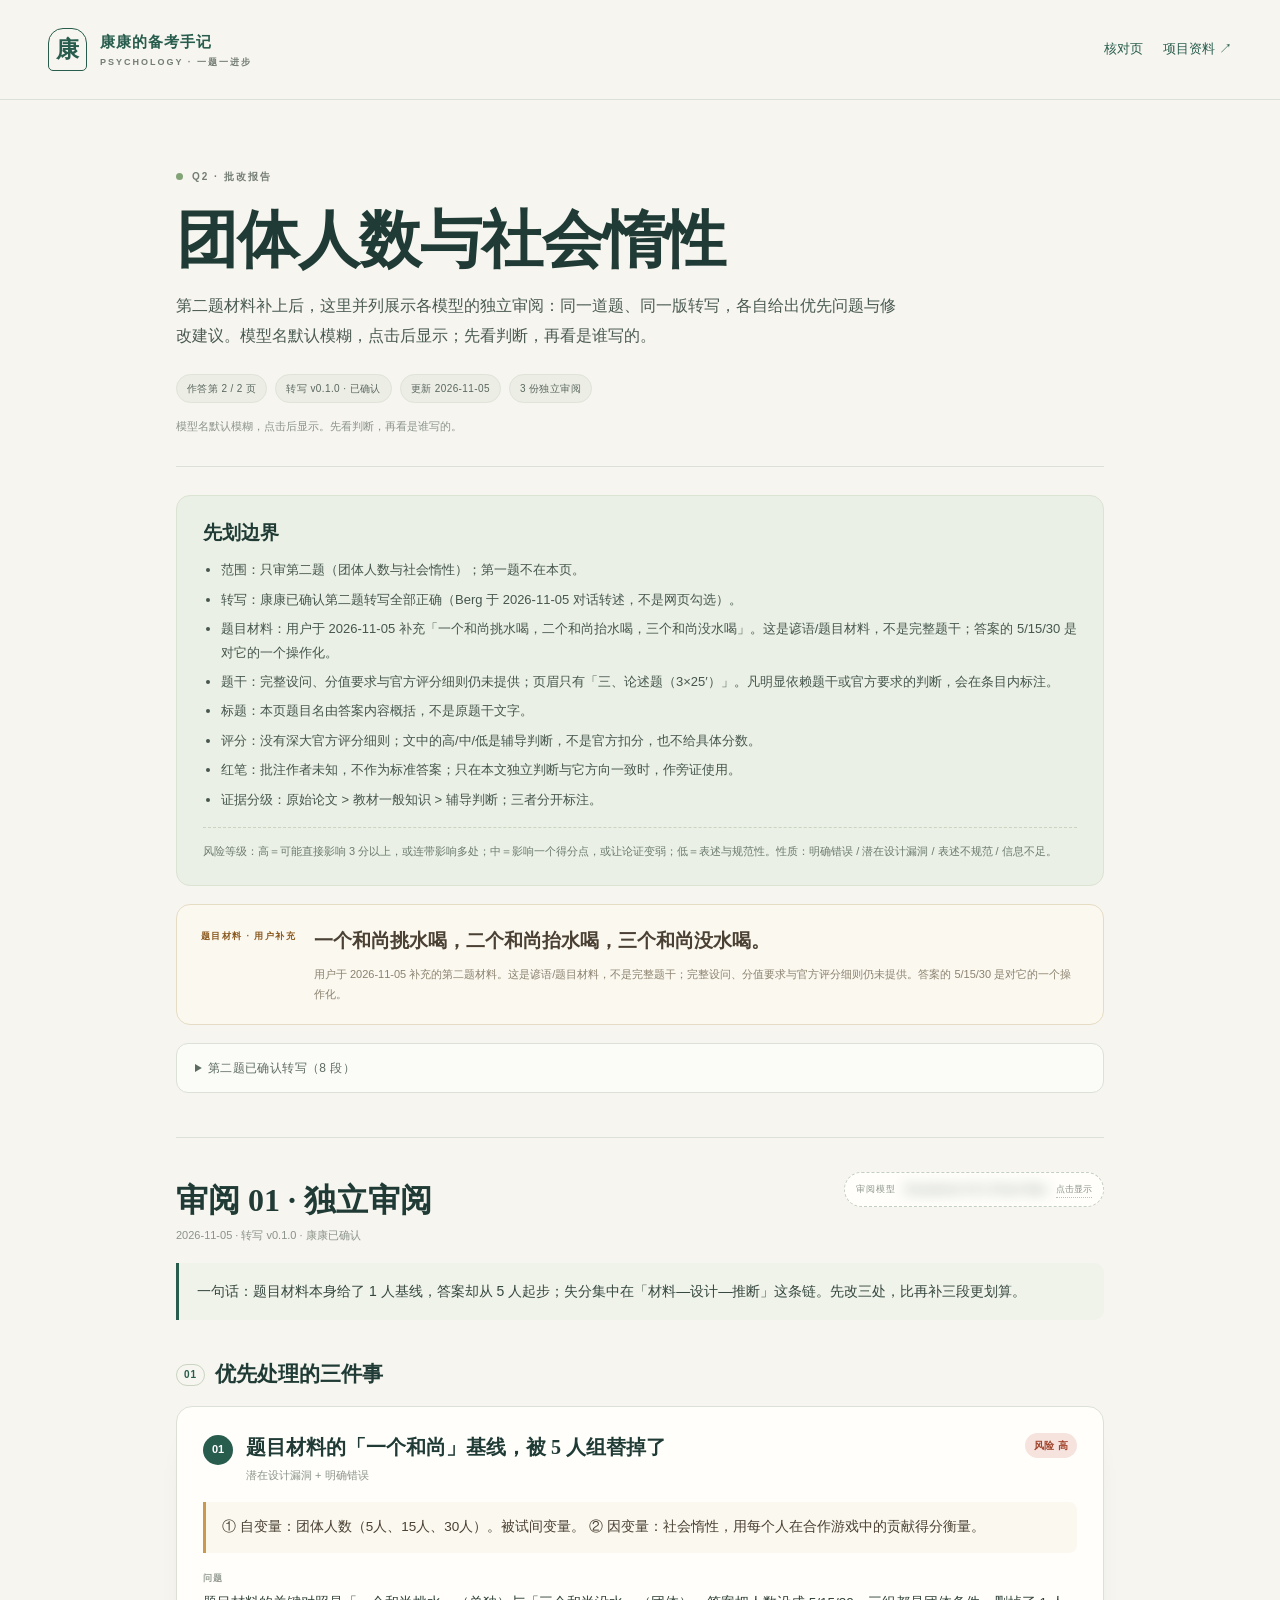
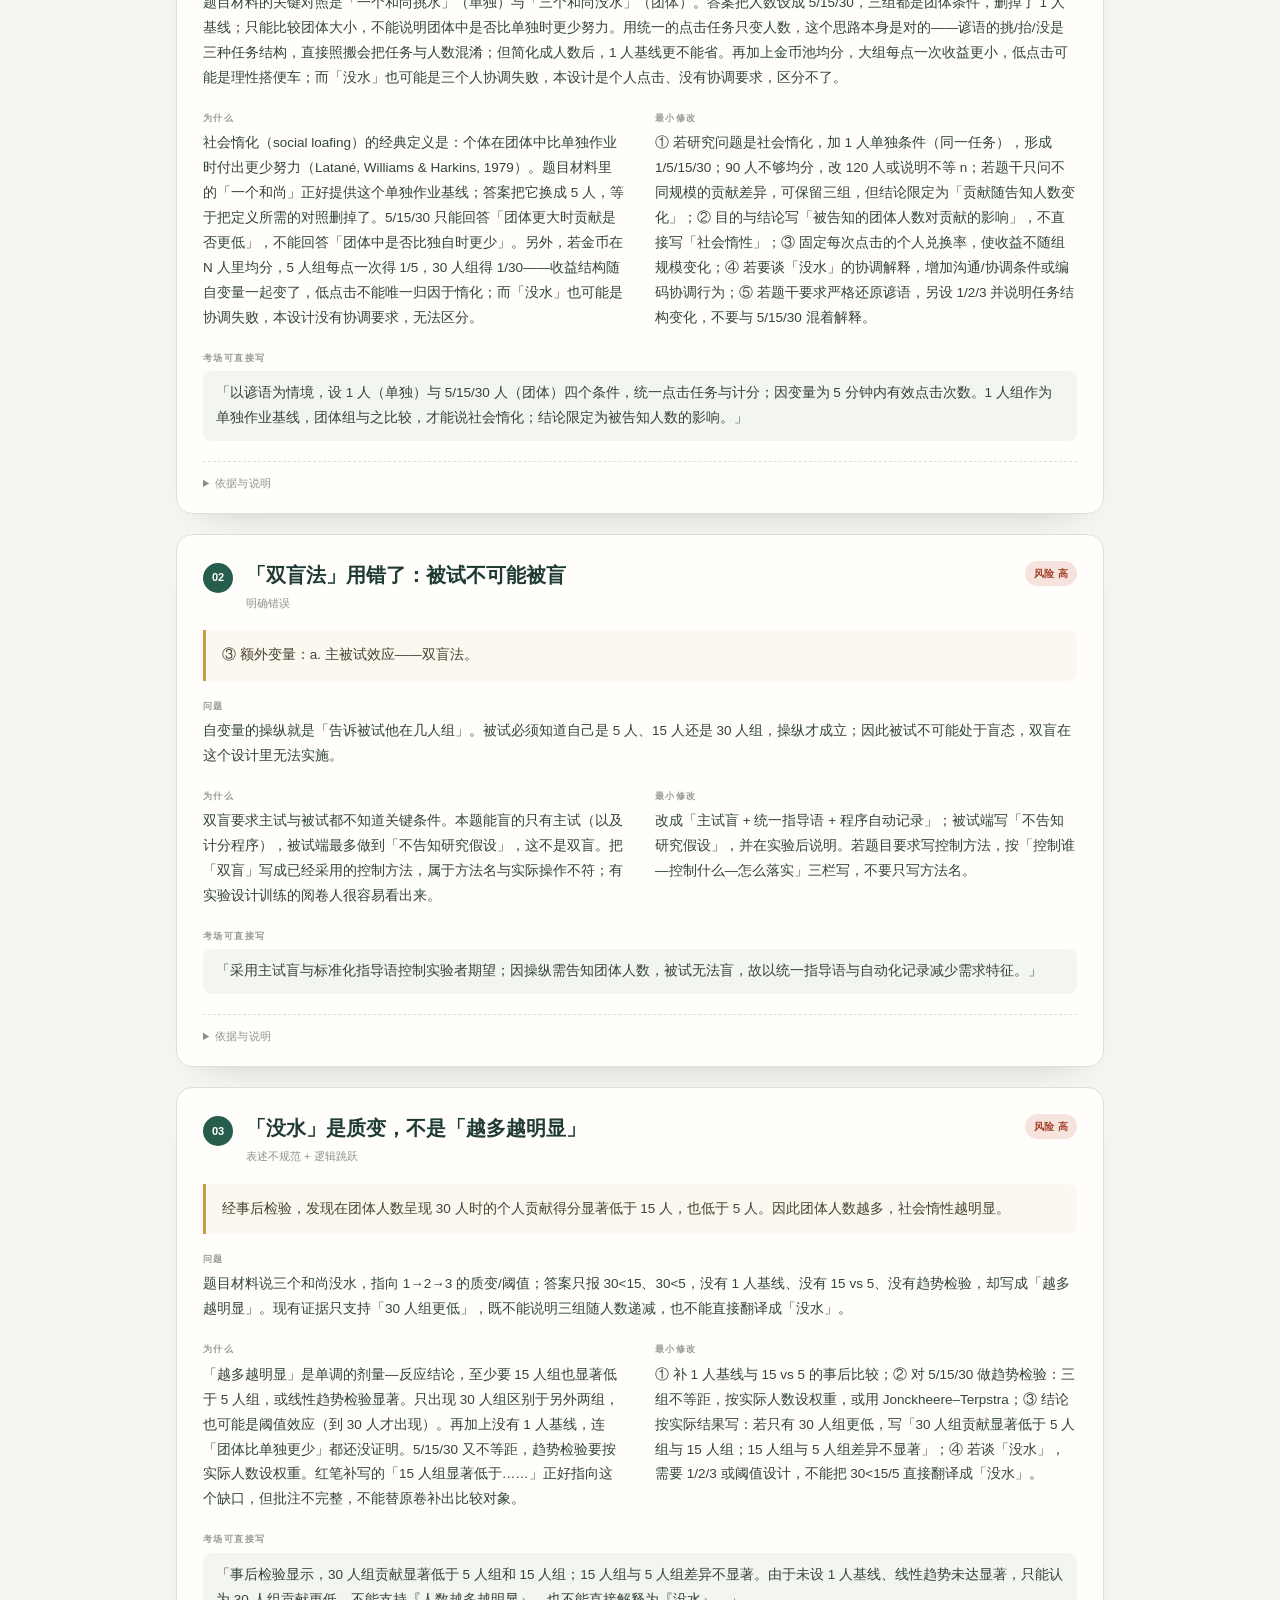
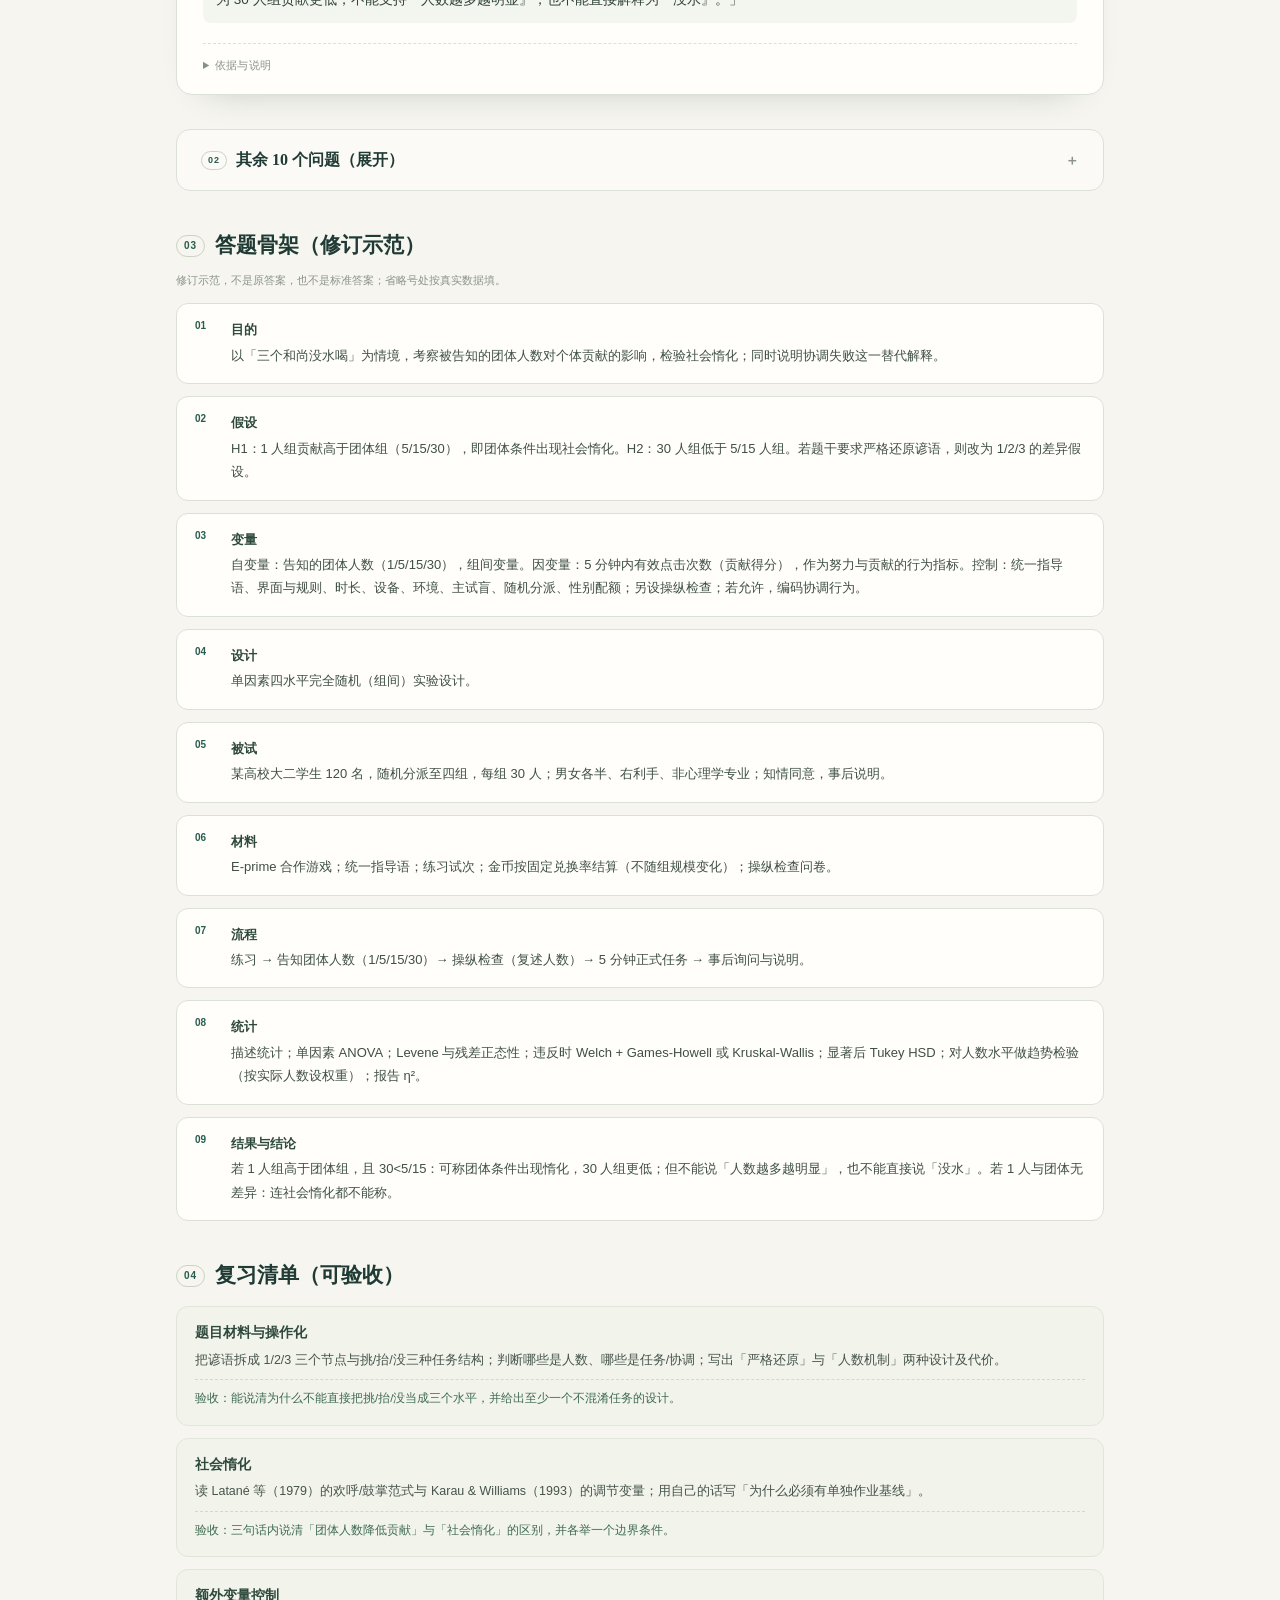
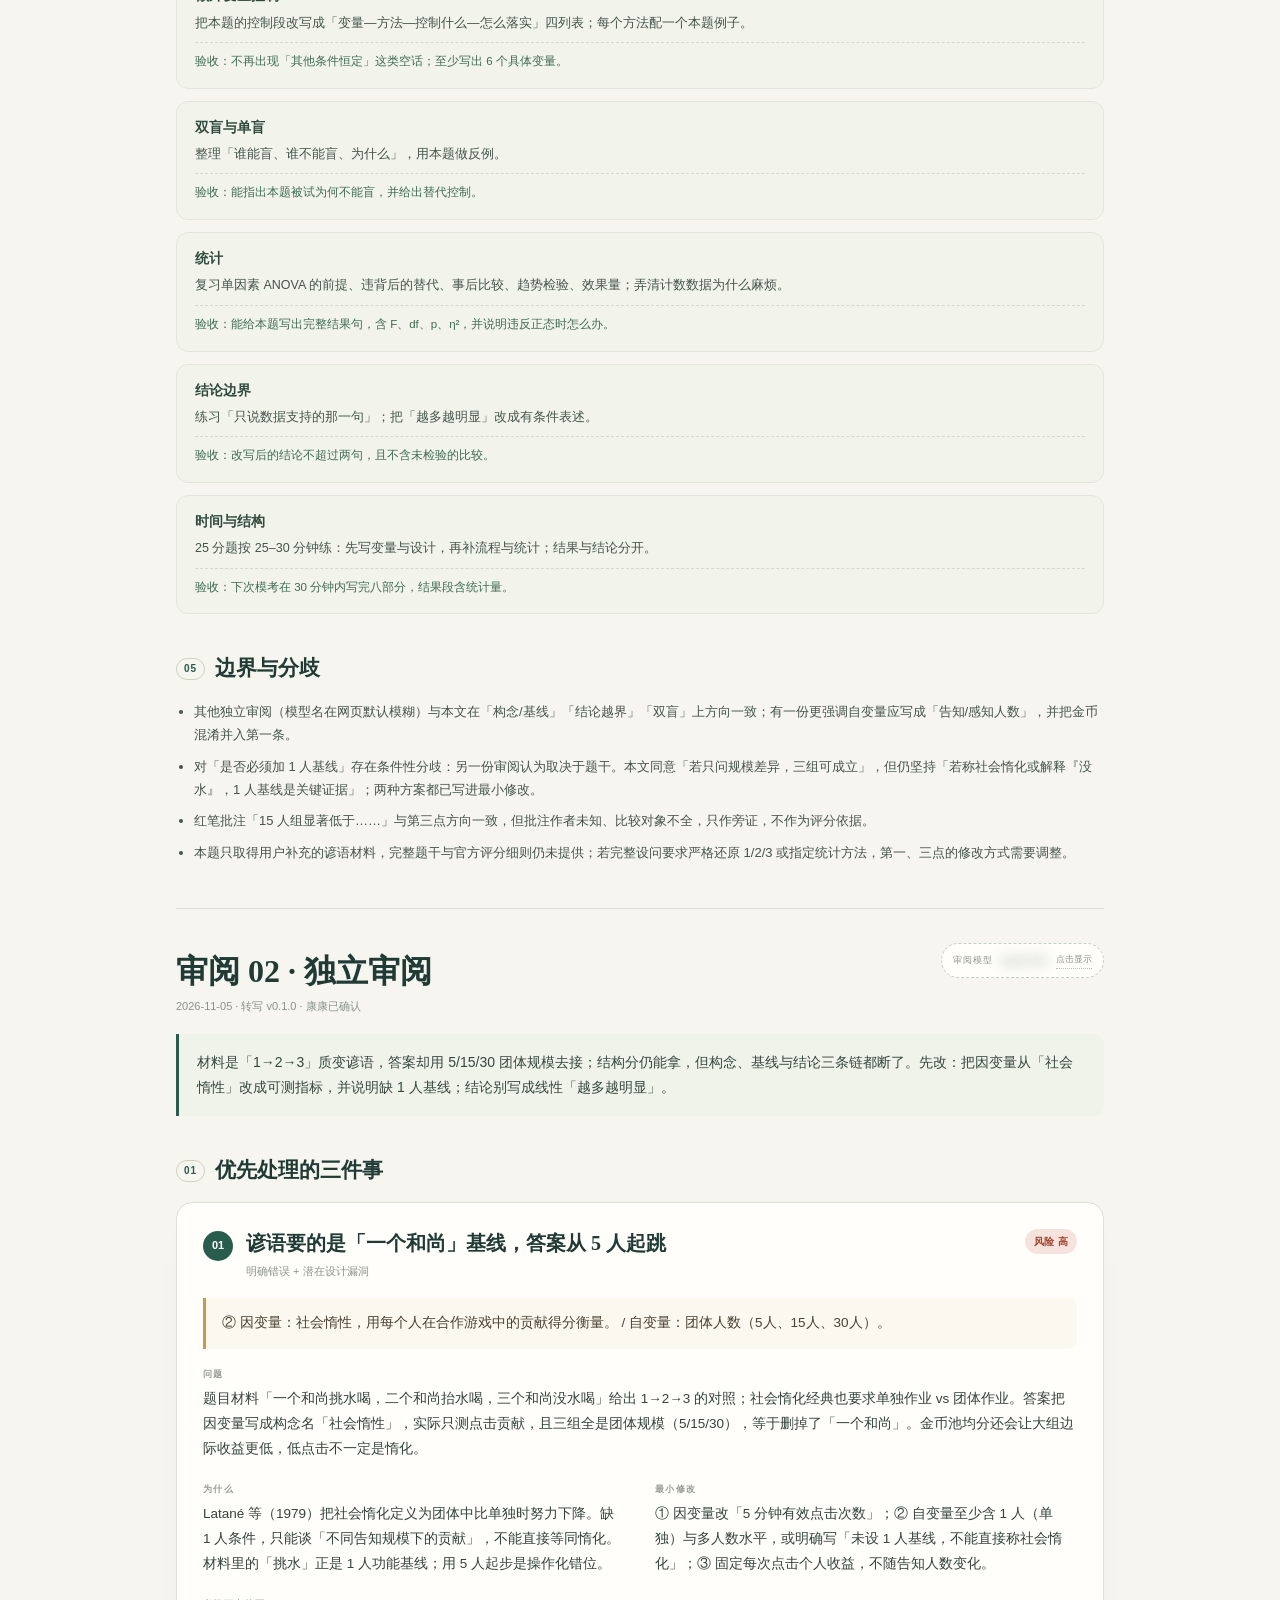
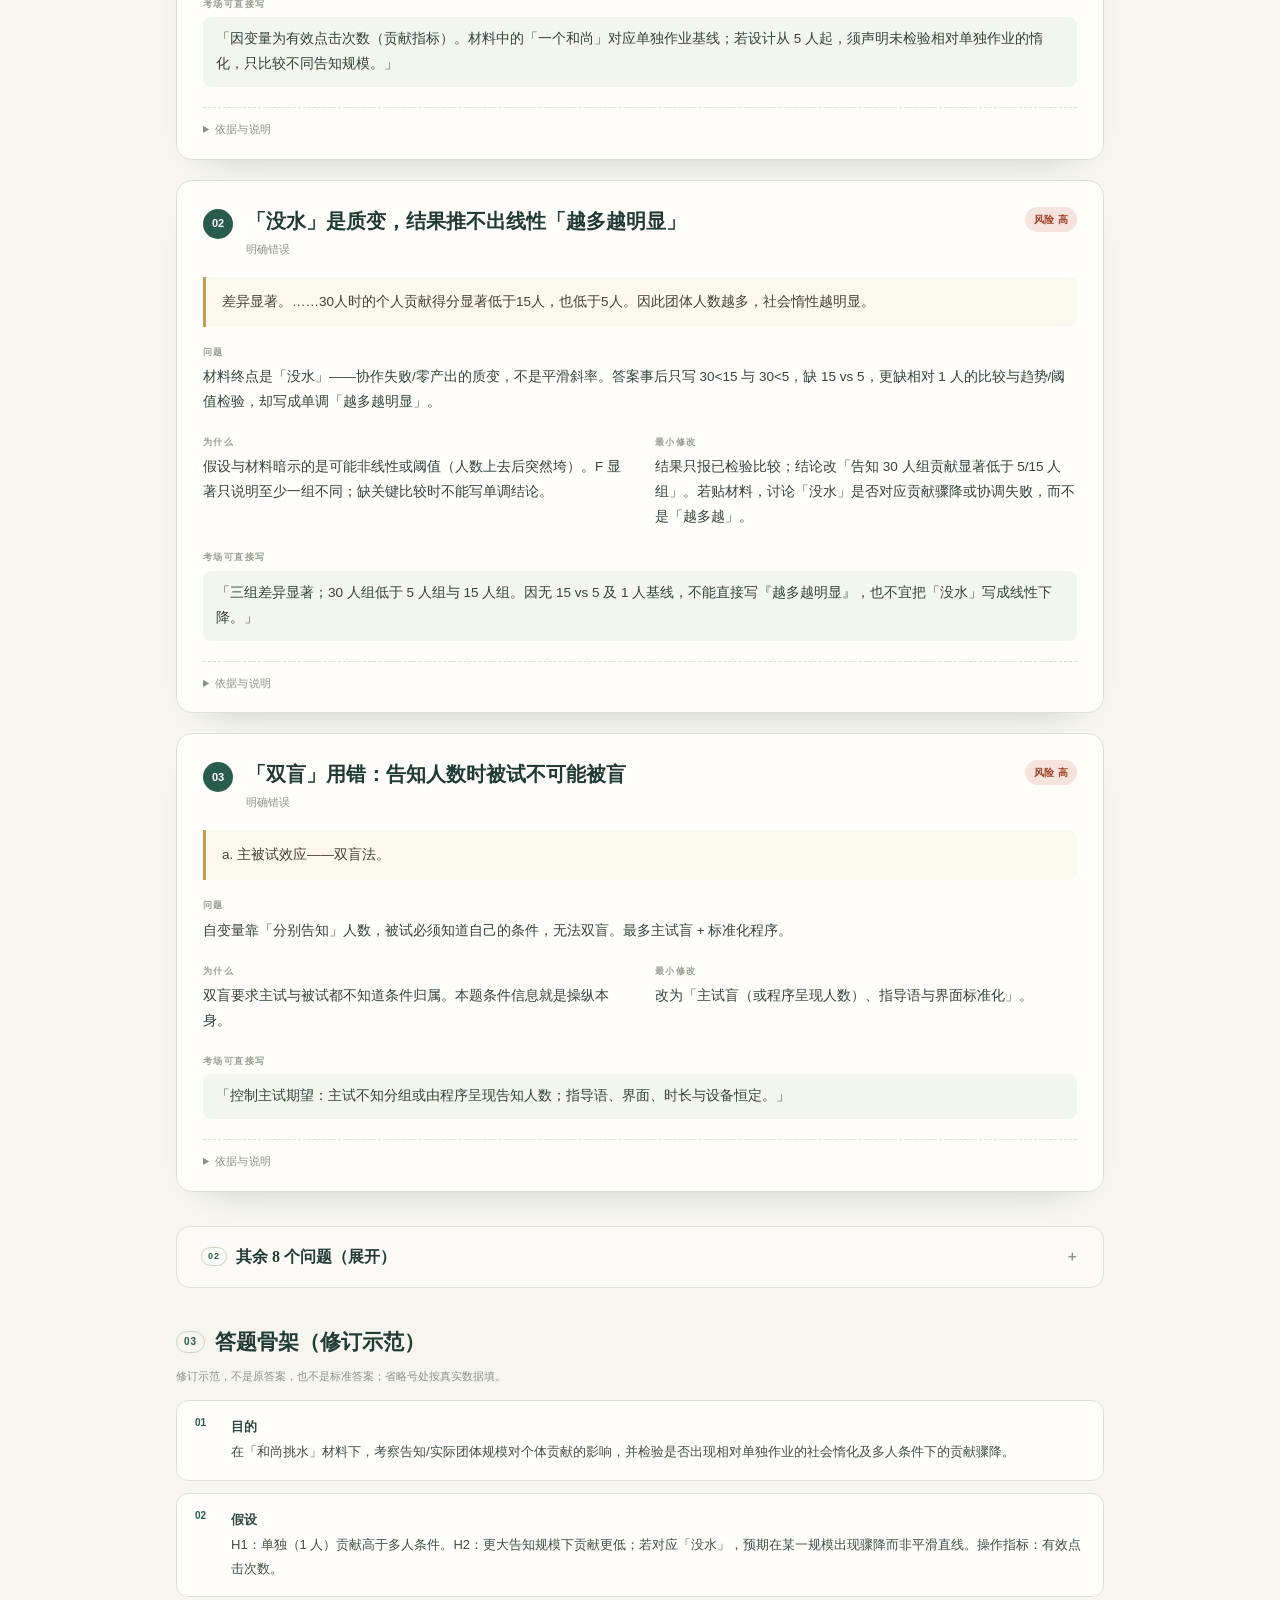
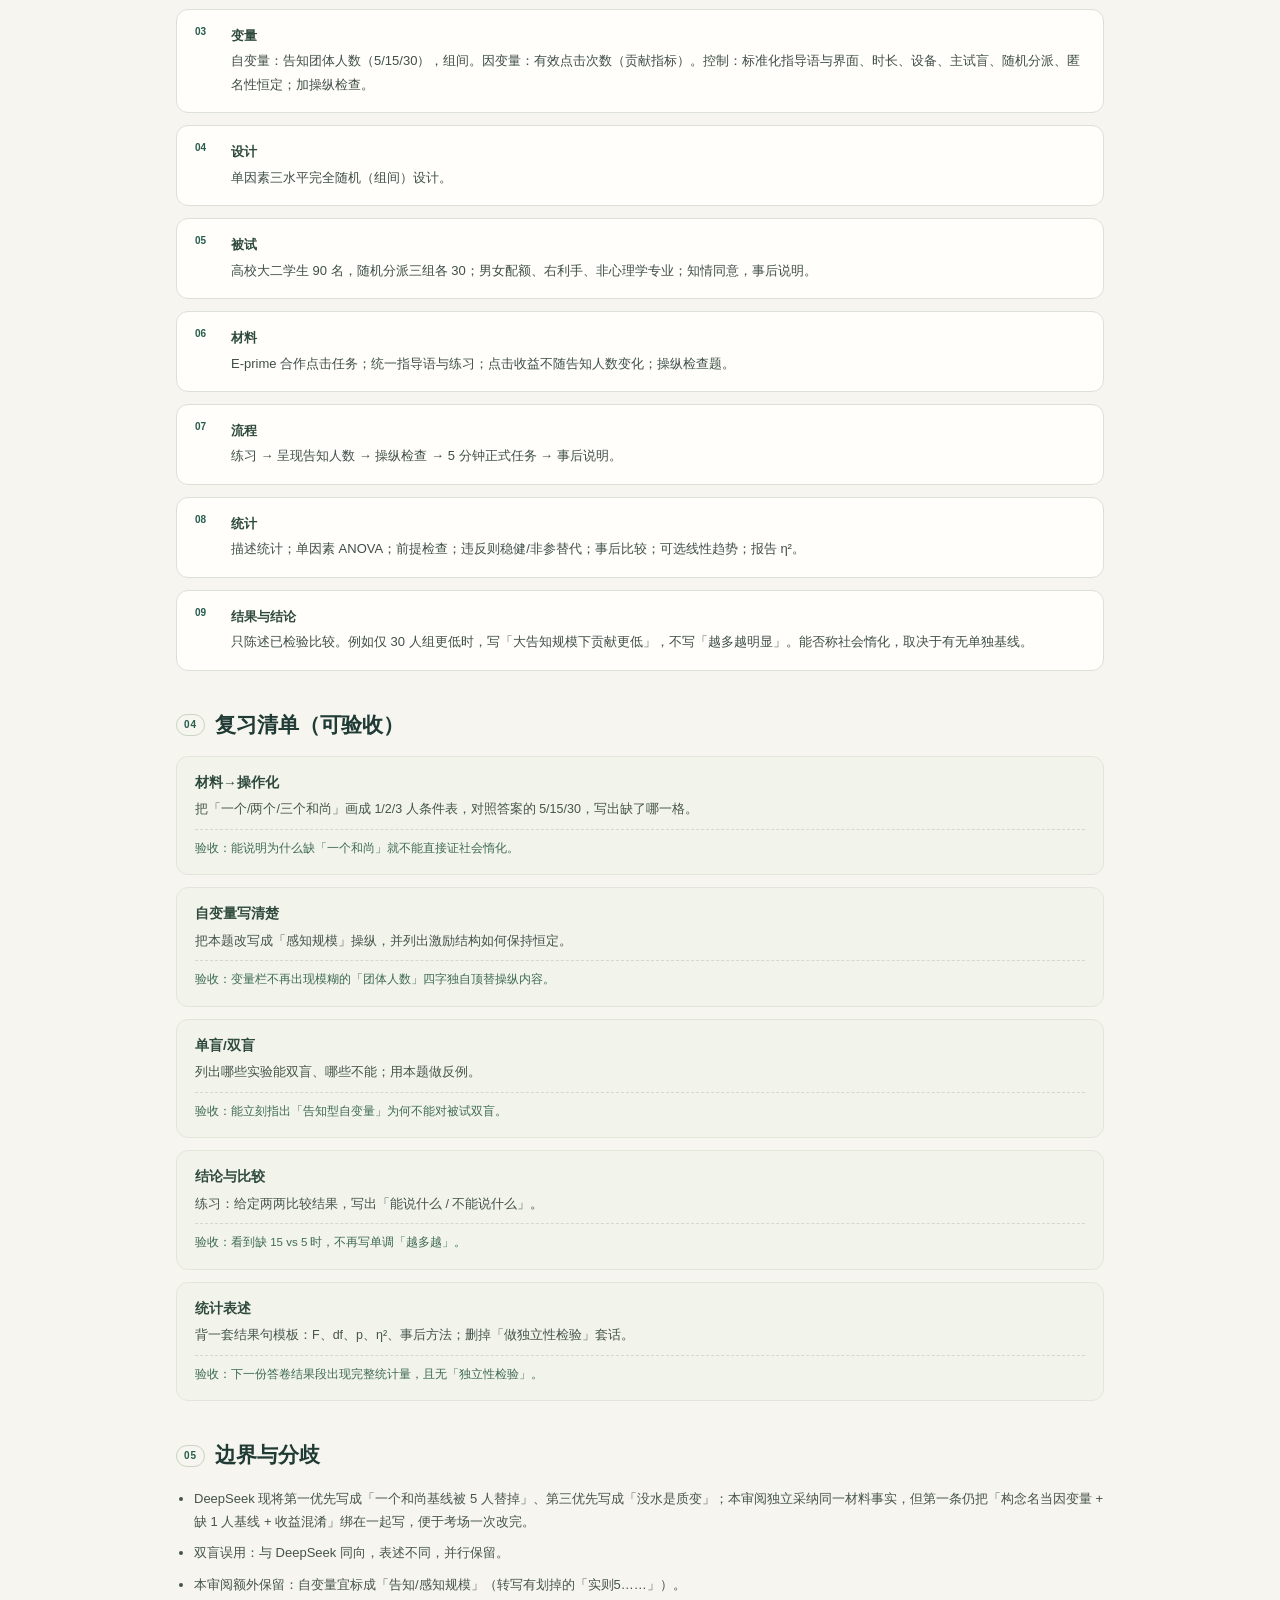
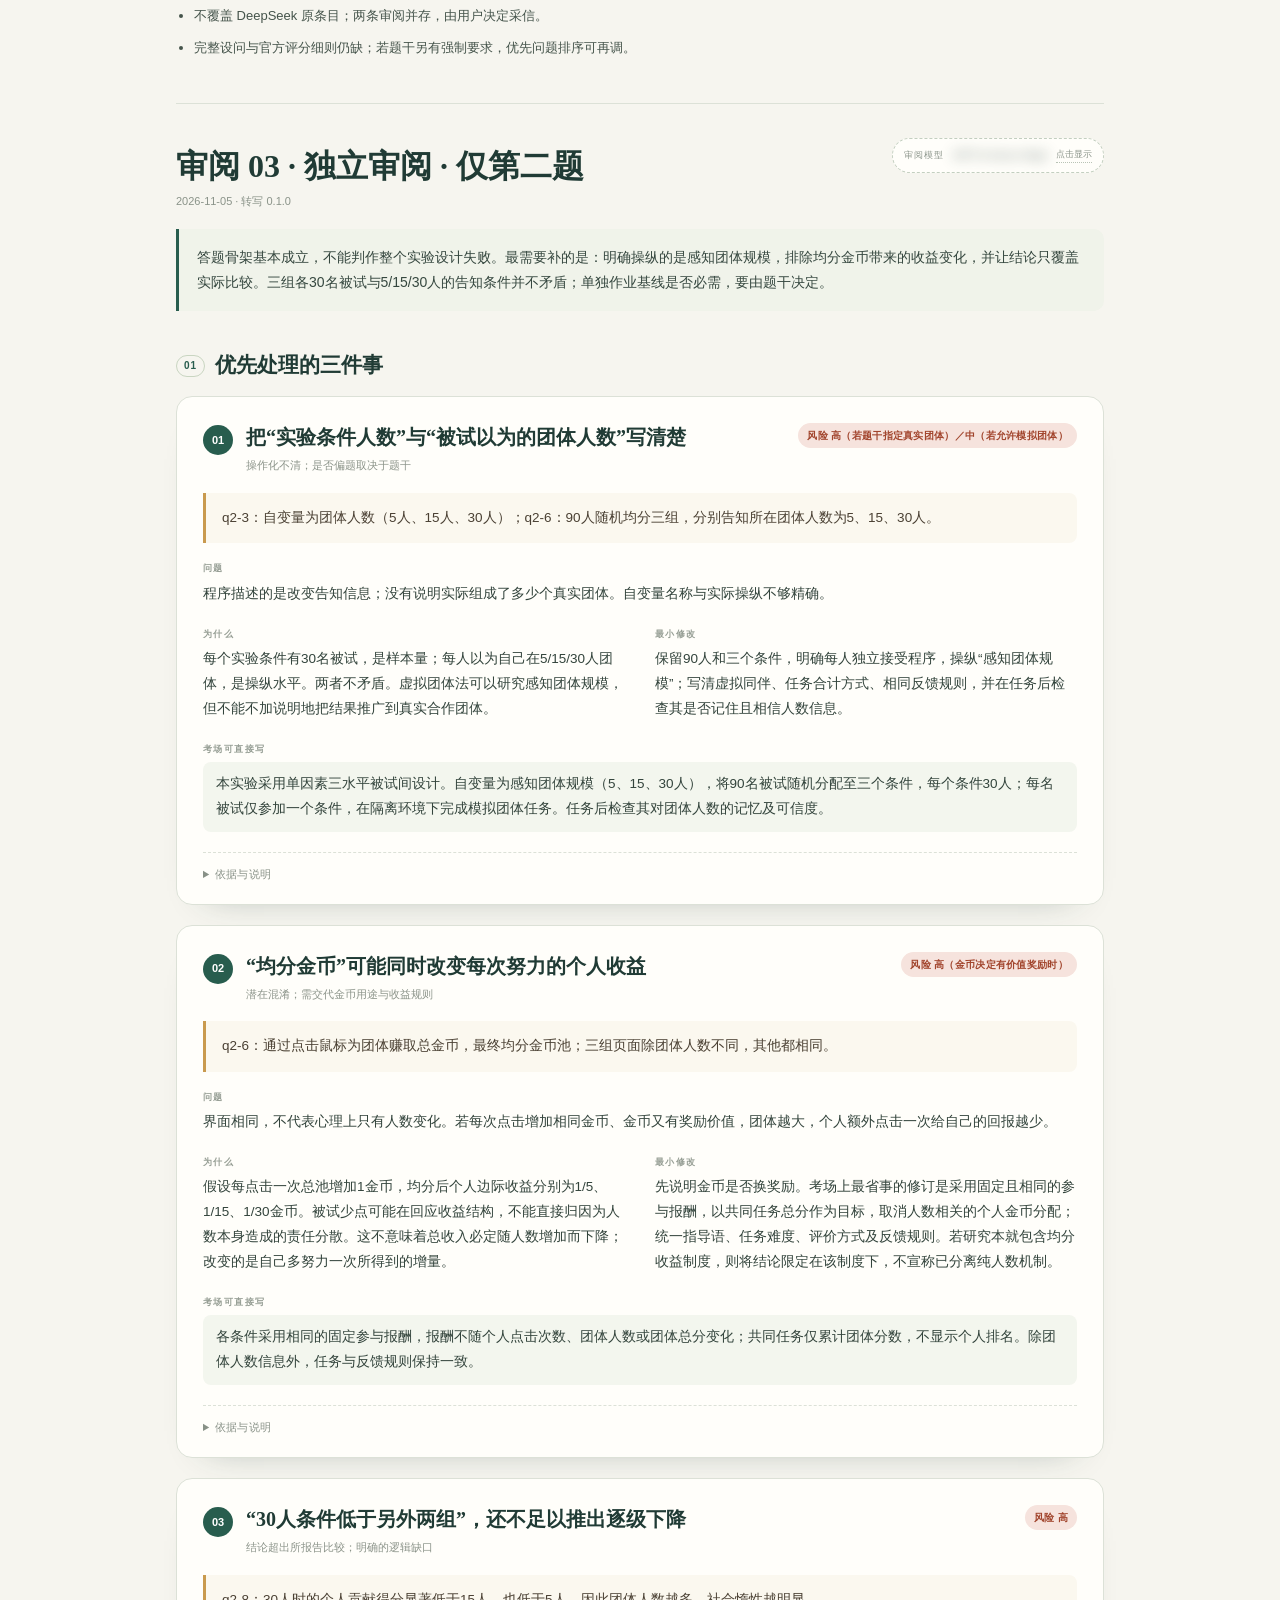
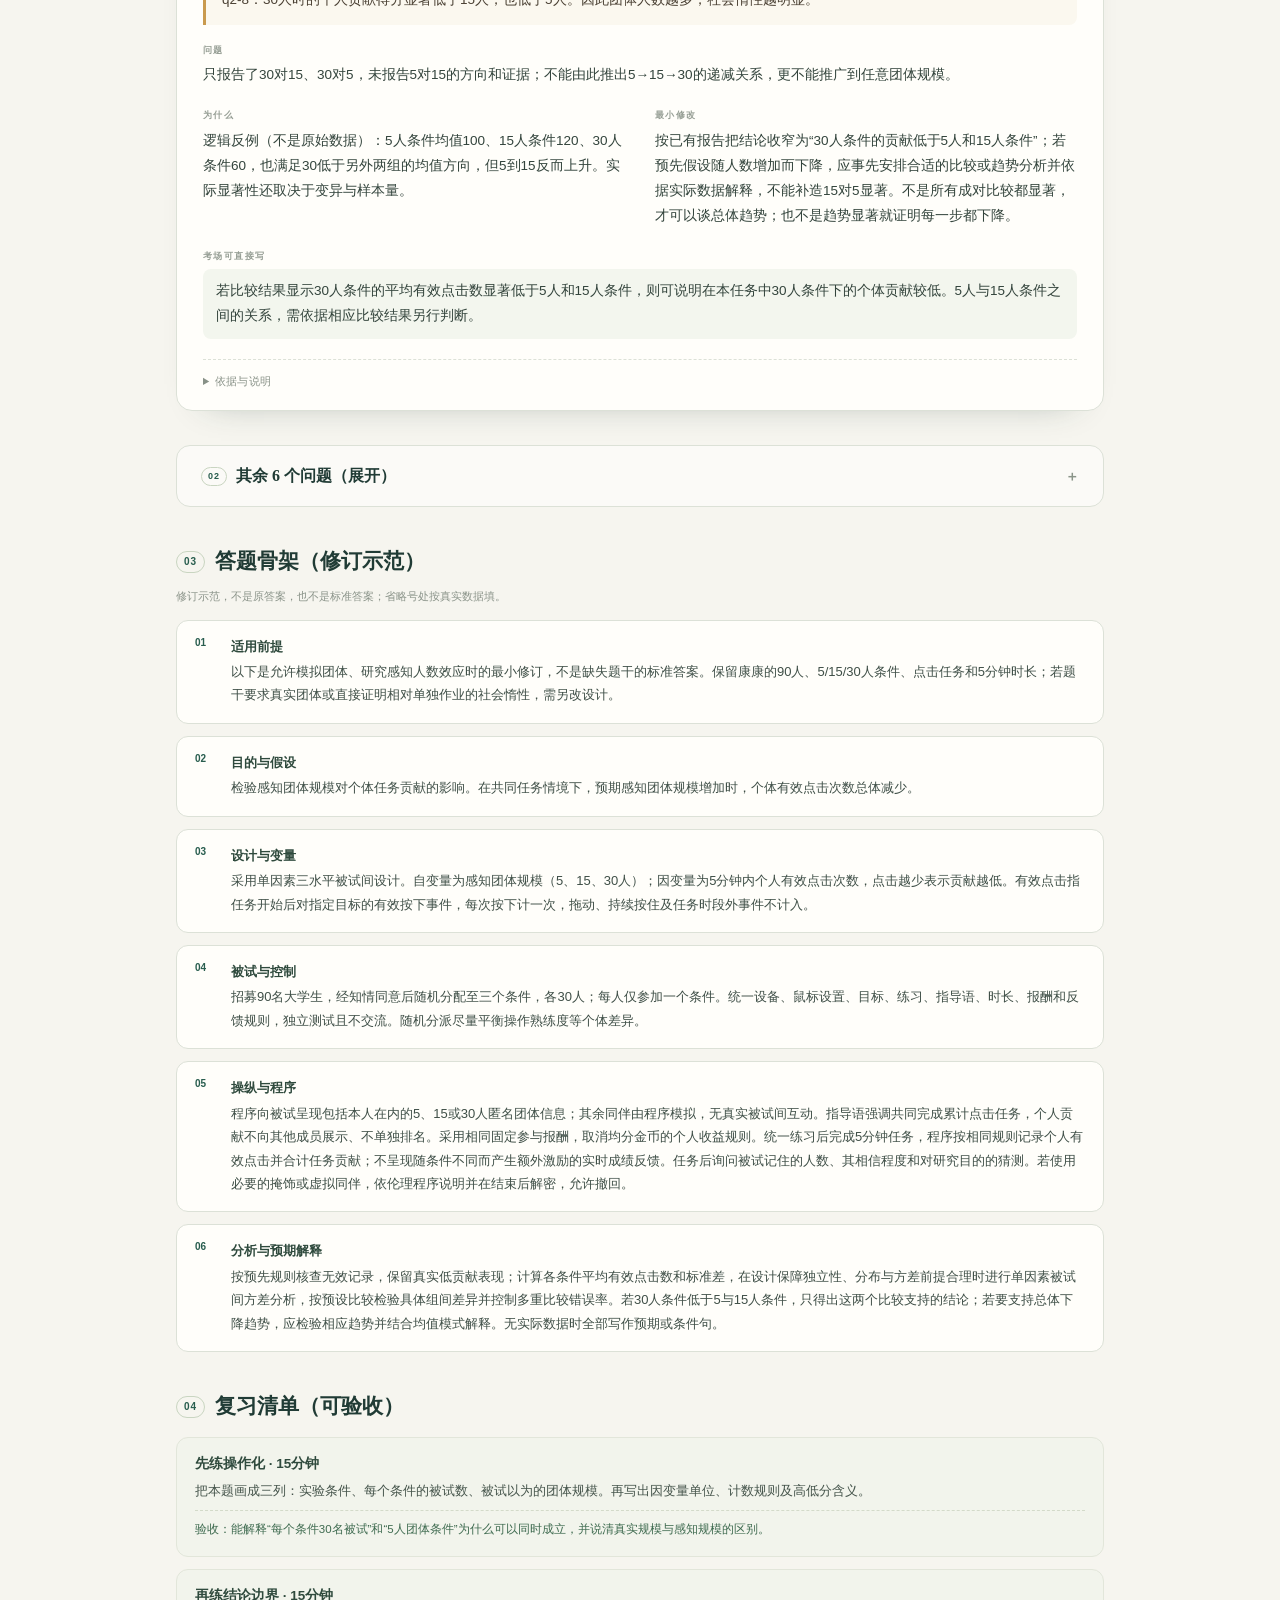
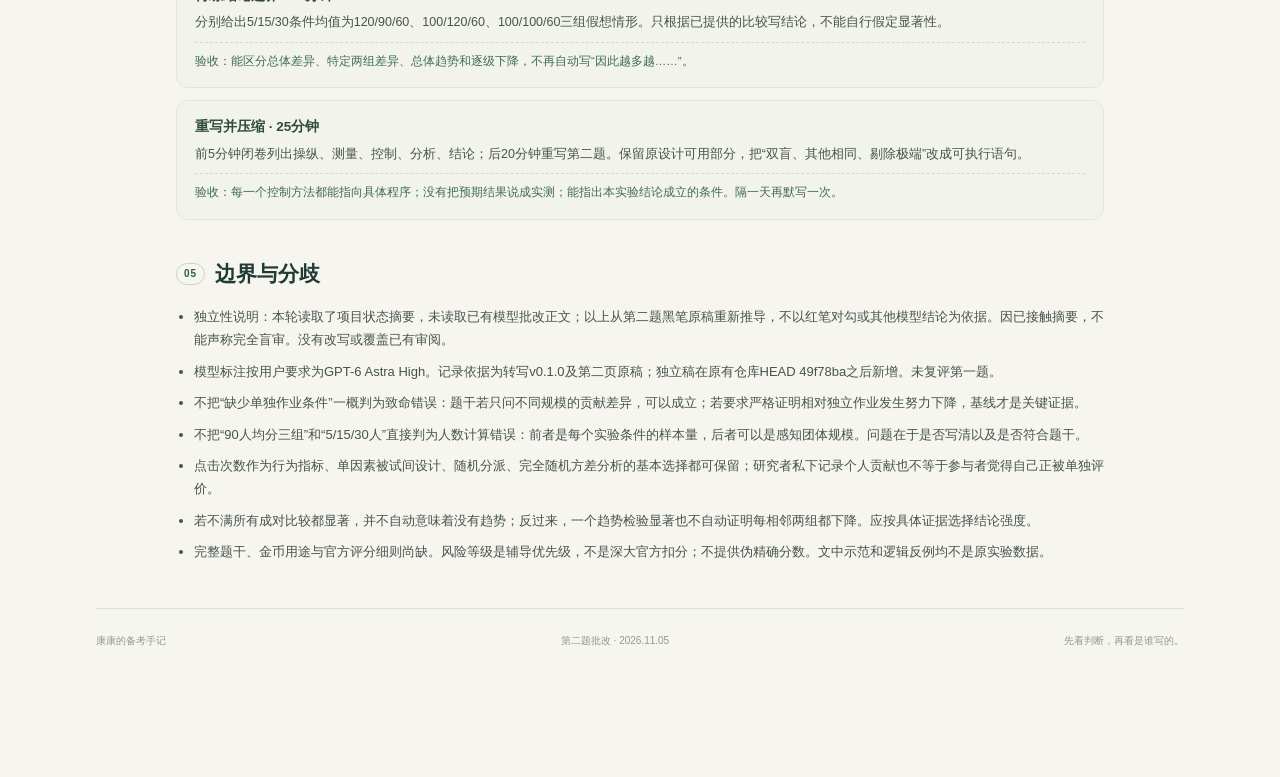
<file: docs/review-q2.html>
<!doctype html>
<html lang="zh-CN">
<head>
  <meta charset="utf-8"><meta name="viewport" content="width=device-width, initial-scale=1">
  <meta name="robots" content="noindex,nofollow">
  <meta name="description" content="康康心理实验设计第二题批改：以「三个和尚没水喝」为材料，分析基线、双盲与结论越界，附答题骨架与复习清单。">
  <meta name="theme-color" content="#193f39"><title>第二题批改 · 团体人数与社会惰性</title>
  <link rel="stylesheet" href="style.css">
  <link rel="stylesheet" href="review.css">
</head>
<body>
<a class="skip-link" href="#report">跳到批改内容</a>
<header class="topbar">
  <a class="brand" href="index.html"><span class="brand-icon">康</span><span>康康的备考手记<span class="brand-small">PSYCHOLOGY · 一题一进步</span></span></a>
  <div class="topbar-links"><a class="repo-link" href="index.html">核对页</a><a class="repo-link" href="https://github.com/Bergpss/kangkang-psych-exam" target="_blank" rel="noopener">项目资料 ↗</a></div>
</header>
<main class="review-main" id="report">
<section class="review-hero">
  <div class="eyebrow"><span class="dot"></span> Q2 · 批改报告</div>
  <h1>团体人数与社会惰性</h1>
  <p class="review-lede">第二题材料补上后，这里并列展示各模型的独立审阅：同一道题、同一版转写，各自给出优先问题与修改建议。模型名默认模糊，点击后显示；先看判断，再看是谁写的。</p>
  <div class="review-meta">
    <span class="meta-chip">作答第 2 / 2 页</span>
    <span class="meta-chip">转写 v0.1.0 · 已确认</span>
    <span class="meta-chip">更新 2026-11-05</span>
    <span class="meta-chip">3 份独立审阅</span>
  </div>
  <p class="blur-note">模型名默认模糊，点击后显示。先看判断，再看是谁写的。</p>
</section>
<section class="scope-card"><h2>先划边界</h2><ul><li>范围：只审第二题（团体人数与社会惰性）；第一题不在本页。</li><li>转写：康康已确认第二题转写全部正确（Berg 于 2026-11-05 对话转述，不是网页勾选）。</li><li>题目材料：用户于 2026-11-05 补充「一个和尚挑水喝，二个和尚抬水喝，三个和尚没水喝」。这是谚语/题目材料，不是完整题干；答案的 5/15/30 是对它的一个操作化。</li><li>题干：完整设问、分值要求与官方评分细则仍未提供；页眉只有「三、论述题（3×25′）」。凡明显依赖题干或官方要求的判断，会在条目内标注。</li><li>标题：本页题目名由答案内容概括，不是原题干文字。</li><li>评分：没有深大官方评分细则；文中的高/中/低是辅导判断，不是官方扣分，也不给具体分数。</li><li>红笔：批注作者未知，不作为标准答案；只在本文独立判断与它方向一致时，作旁证使用。</li><li>证据分级：原始论文 &gt; 教材一般知识 &gt; 辅导判断；三者分开标注。</li></ul><p class="legend">风险等级：高＝可能直接影响 3 分以上，或连带影响多处；中＝影响一个得分点，或让论证变弱；低＝表述与规范性。性质：明确错误 / 潜在设计漏洞 / 表述不规范 / 信息不足。</p></section>
<section class="prompt-card"><span class="prompt-label">题目材料 · 用户补充</span><div><blockquote>一个和尚挑水喝，二个和尚抬水喝，三个和尚没水喝。</blockquote><p>用户于 2026-11-05 补充的第二题材料。这是谚语/题目材料，不是完整题干；完整设问、分值要求与官方评分细则仍未提供。答案的 5/15/30 是对它的一个操作化。</p></div></section>
<details class="original-answer"><summary>第二题已确认转写（8 段）</summary><div class="answer-text"><div class="answer-item"><h4>实验目的</h4><p>探究团体人数与社会惰性之间的关系。</p></div><div class="answer-item"><h4>实验假设</h4><p>团体人数越多，社会惰性越明显。</p></div><div class="answer-item"><h4>实验变量</h4><p>① 自变量：
团体人数（5人、15人、30人）。被试间变量。
② 因变量：
社会惰性，用每个人在合作游戏中的贡献得分衡量。
③ 额外变量：
a. 主被试效应——双盲法。
b. 除团体人数以外其他实验条件——恒定法。
c. 个体本身的惰性等个体差异——随机化。</p></div><div class="answer-item"><h4>实验材料与仪器</h4><p>计算机若干台；用E-prime制作的合作游戏程序。</p></div><div class="answer-item"><h4>实验设计类型</h4><p>单因素被试间实验设计。</p></div><div class="answer-item"><h4>实验流程</h4><p>① 被试选择：
在某学校随机选取大二学生90人，男女各半，右利手，非心理学专业。
② 将被试随机均分三组，先进行合作游戏学习，内容是通过点击鼠标为团体赚取总金币，最终均分金币池。分别告知这三组被试所在团体的人数为5人、15人、30人。
③ 确定被试均熟悉游戏规则后，开始游戏。三组所看到的页面除团体人数不同，其他都相同。时长均为5分钟，统计被试的鼠标点击次数作为贡献得分。</p></div><div class="answer-item"><h4>实验数据处理</h4><p>剔除极端数据后进行独立性检验、方差齐性、正态性检验，进行完全随机方差分析。</p></div><div class="answer-item"><h4>实验结果</h4><p>差异显著。经事后检验，发现在团体人数呈现30人时的个人贡献得分显著低于15人，也低于5人。因此团体人数越多，社会惰性越明显。</p></div></div></details>
<article class="review" id="review-1">
      <header class="review-head">
        <div><h2>审阅 01 · 独立审阅</h2><p>2026-11-05 · 转写 v0.1.0 · 康康已确认</p></div>
        <span class="model-stamp"><span class="stamp-label">审阅模型</span><button type="button" class="model-id" data-model="DeepSeek-V4.1-Flash Max" aria-expanded="false" aria-label="模型 ID 已模糊，点击显示"><span class="model-text" aria-hidden="true">DeepSeek-V4.1-Flash Max</span><span class="model-hint" aria-hidden="true">点击显示</span></button></span>
      </header>
      <p class="review-summary">一句话：题目材料本身给了 1 人基线，答案却从 5 人起步；失分集中在「材料—设计—推断」这条链。先改三处，比再补三段更划算。</p>

      <h3 class="subhead"><span>01</span>优先处理的三件事</h3>
      <ol class="priority-list"><li class="priority-card">
      <div class="priority-head"><span class="rank">01</span><div class="priority-title"><h3>题目材料的「一个和尚」基线，被 5 人组替掉了</h3><p>潜在设计漏洞 + 明确错误</p></div><span class="risk risk-high">风险 高</span></div>
      <blockquote class="quote">① 自变量：团体人数（5人、15人、30人）。被试间变量。
② 因变量：社会惰性，用每个人在合作游戏中的贡献得分衡量。</blockquote>
      <dl class="fix-grid">
        <div class="wide"><dt>问题</dt><dd>题目材料的关键对照是「一个和尚挑水」（单独）与「三个和尚没水」（团体）。答案把人数设成 5/15/30，三组都是团体条件，删掉了 1 人基线；只能比较团体大小，不能说明团体中是否比单独时更少努力。用统一的点击任务只变人数，这个思路本身是对的——谚语的挑/抬/没是三种任务结构，直接照搬会把任务与人数混淆；但简化成人数后，1 人基线更不能省。再加上金币池均分，大组每点一次收益更小，低点击可能是理性搭便车；而「没水」也可能是三个人协调失败，本设计是个人点击、没有协调要求，区分不了。</dd></div>
        <div><dt>为什么</dt><dd>社会惰化（social loafing）的经典定义是：个体在团体中比单独作业时付出更少努力（Latané, Williams &amp; Harkins, 1979）。题目材料里的「一个和尚」正好提供这个单独作业基线；答案把它换成 5 人，等于把定义所需的对照删掉了。5/15/30 只能回答「团体更大时贡献是否更低」，不能回答「团体中是否比独自时更少」。另外，若金币在 N 人里均分，5 人组每点一次得 1/5，30 人组得 1/30——收益结构随自变量一起变了，低点击不能唯一归因于惰化；而「没水」也可能是协调失败，本设计没有协调要求，无法区分。</dd></div>
        <div><dt>最小修改</dt><dd>① 若研究问题是社会惰化，加 1 人单独条件（同一任务），形成 1/5/15/30；90 人不够均分，改 120 人或说明不等 n；若题干只问不同规模的贡献差异，可保留三组，但结论限定为「贡献随告知人数变化」；② 目的与结论写「被告知的团体人数对贡献的影响」，不直接写「社会惰性」；③ 固定每次点击的个人兑换率，使收益不随组规模变化；④ 若要谈「没水」的协调解释，增加沟通/协调条件或编码协调行为；⑤ 若题干要求严格还原谚语，另设 1/2/3 并说明任务结构变化，不要与 5/15/30 混着解释。</dd></div>
        <div class="wide"><dt>考场可直接写</dt><dd class="exam-line">「以谚语为情境，设 1 人（单独）与 5/15/30 人（团体）四个条件，统一点击任务与计分；因变量为 5 分钟内有效点击次数。1 人组作为单独作业基线，团体组与之比较，才能说社会惰化；结论限定为被告知人数的影响。」</dd></div>
      </dl>
      <details class="evidence"><summary>依据与说明</summary><ul><li>题目材料（用户 2026-11-05 补充）：「一个和尚挑水喝，二个和尚抬水喝，三个和尚没水喝」</li><li><a href="https://doi.org/10.1037/0022-3514.37.6.822" target="_blank" rel="noopener">Latané, Williams &amp; Harkins (1979), Many hands make light the work, JPSP 37(6), 822–832 ↗</a></li><li><a href="https://doi.org/10.1037/0022-3514.65.4.681" target="_blank" rel="noopener">Karau &amp; Williams (1993), Social loafing: A meta-analytic review and theoretical integration, JPSP 65(4), 681–706 ↗</a></li><li>郭秀艳《实验心理学》「实验者效应与额外变量控制」相关章节（教材一般知识，非官方评分依据）</li></ul><p>1 人基线是否必需取决于题干：题目材料给了 1 人对照，若称社会惰化或解释「没水」，基线是关键；若只问规模差异，三组可成立，但不要写「社会惰化」。</p></details>
    </li><li class="priority-card">
      <div class="priority-head"><span class="rank">02</span><div class="priority-title"><h3>「双盲法」用错了：被试不可能被盲</h3><p>明确错误</p></div><span class="risk risk-high">风险 高</span></div>
      <blockquote class="quote">③ 额外变量：a. 主被试效应——双盲法。</blockquote>
      <dl class="fix-grid">
        <div class="wide"><dt>问题</dt><dd>自变量的操纵就是「告诉被试他在几人组」。被试必须知道自己是 5 人、15 人还是 30 人组，操纵才成立；因此被试不可能处于盲态，双盲在这个设计里无法实施。</dd></div>
        <div><dt>为什么</dt><dd>双盲要求主试与被试都不知道关键条件。本题能盲的只有主试（以及计分程序），被试端最多做到「不告知研究假设」，这不是双盲。把「双盲」写成已经采用的控制方法，属于方法名与实际操作不符；有实验设计训练的阅卷人很容易看出来。</dd></div>
        <div><dt>最小修改</dt><dd>改成「主试盲 + 统一指导语 + 程序自动记录」；被试端写「不告知研究假设」，并在实验后说明。若题目要求写控制方法，按「控制谁—控制什么—怎么落实」三栏写，不要只写方法名。</dd></div>
        <div class="wide"><dt>考场可直接写</dt><dd class="exam-line">「采用主试盲与标准化指导语控制实验者期望；因操纵需告知团体人数，被试无法盲，故以统一指导语与自动化记录减少需求特征。」</dd></div>
      </dl>
      <details class="evidence"><summary>依据与说明</summary><ul><li>郭秀艳《实验心理学》「双盲法／实验者效应」相关章节（教材一般知识，非官方评分依据）</li></ul><p>不依赖题干。除非题干明确要求「双盲」，那也应说明被试端为何不可行。</p></details>
    </li><li class="priority-card">
      <div class="priority-head"><span class="rank">03</span><div class="priority-title"><h3>「没水」是质变，不是「越多越明显」</h3><p>表述不规范 + 逻辑跳跃</p></div><span class="risk risk-high">风险 高</span></div>
      <blockquote class="quote">经事后检验，发现在团体人数呈现 30 人时的个人贡献得分显著低于 15 人，也低于 5 人。因此团体人数越多，社会惰性越明显。</blockquote>
      <dl class="fix-grid">
        <div class="wide"><dt>问题</dt><dd>题目材料说三个和尚没水，指向 1→2→3 的质变/阈值；答案只报 30&lt;15、30&lt;5，没有 1 人基线、没有 15 vs 5、没有趋势检验，却写成「越多越明显」。现有证据只支持「30 人组更低」，既不能说明三组随人数递减，也不能直接翻译成「没水」。</dd></div>
        <div><dt>为什么</dt><dd>「越多越明显」是单调的剂量—反应结论，至少要 15 人组也显著低于 5 人组，或线性趋势检验显著。只出现 30 人组区别于另外两组，也可能是阈值效应（到 30 人才出现）。再加上没有 1 人基线，连「团体比单独更少」都还没证明。5/15/30 又不等距，趋势检验要按实际人数设权重。红笔补写的「15 人组显著低于……」正好指向这个缺口，但批注不完整，不能替原卷补出比较对象。</dd></div>
        <div><dt>最小修改</dt><dd>① 补 1 人基线与 15 vs 5 的事后比较；② 对 5/15/30 做趋势检验：三组不等距，按实际人数设权重，或用 Jonckheere–Terpstra；③ 结论按实际结果写：若只有 30 人组更低，写「30 人组贡献显著低于 5 人组与 15 人组；15 人组与 5 人组差异不显著」；④ 若谈「没水」，需要 1/2/3 或阈值设计，不能把 30&lt;15/5 直接翻译成「没水」。</dd></div>
        <div class="wide"><dt>考场可直接写</dt><dd class="exam-line">「事后检验显示，30 人组贡献显著低于 5 人组和 15 人组；15 人组与 5 人组差异不显著。由于未设 1 人基线、线性趋势未达显著，只能认为 30 人组贡献更低，不能支持『人数越多越明显』，也不能直接解释为『没水』。」</dd></div>
      </dl>
      <details class="evidence"><summary>依据与说明</summary><ul><li>红笔批注「15 人组显著低于……」：方向一致，但作者未知、比较对象不全，只作旁证。</li><li>统计教材「事后比较与趋势检验」一般知识（非官方评分依据）</li></ul><p>具体结论依赖真实数据；上面是「若结果如原卷所述」的写法。</p></details>
    </li></ol>

      <details class="other-block"><summary><span>02</span>其余 10 个问题（展开）</summary><article class="issue">
      <div class="issue-head"><h4>数据处理</h4><span class="risk risk-high">风险 高</span></div>
      <p><span class="mini-label">原句</span>剔除极端数据后进行独立性检验、方差齐性、正态性检验，进行完全随机方差分析。</p>
      <p><span class="mini-label">问题</span>①「独立性检验」不适用：被试间设计的独立性由随机分派保证，不是用检验去证明；② 极端值标准没写；③ 前提检验没写违反后怎么办；④ 点击次数是计数数据，正态性未必成立；⑤ 没报描述统计、F/df/p、效果量；⑥ 事后检验方法没写。</p>
      <p><span class="mini-label">最小修改</span>写清剔除标准（如 ±3SD 或箱线图）与剩余 n；用 Levene 检验方差齐性、残差图或 Shapiro 看正态；违反时用 Welch ANOVA + Games-Howell，或 Kruskal-Wallis；计数数据偏态明显时考虑转换；报告 M±SD、F(2,87)、p、η²；事后用 Tukey HSD。</p>
    </article><article class="issue">
      <div class="issue-head"><h4>操纵检查</h4><span class="risk risk-mid">风险 中</span></div>
      <p><span class="mini-label">原句</span>分别告知这三组被试所在团体的人数为 5 人、15 人、30 人。</p>
      <p><span class="mini-label">问题</span>只写「告知」，没有验证被试是否相信、是否记住；若被试怀疑或记错，自变量就没有操纵成功。</p>
      <p><span class="mini-label">最小修改</span>正式任务前让被试复述团体人数，或任务后加一道 1–7 评分；报告操纵检查结果。</p>
    </article><article class="issue">
      <div class="issue-head"><h4>额外变量</h4><span class="risk risk-mid">风险 中</span></div>
      <p><span class="mini-label">原句</span>b. 除团体人数以外其他实验条件——恒定法。</p>
      <p><span class="mini-label">问题</span>这是同义反复，没有点名控制了哪些条件；真正影响社会惰化的「个人贡献是否可被识别」、成员关系与凝聚力、是否看到他人贡献、成员间的沟通与协调方式、实验时段与设备差异都没提；「没水」的协调解释因此无法检验。</p>
      <p><span class="mini-label">最小修改</span>逐项写：指导语、界面与规则、时长、设备与鼠标、环境、主试、时段；把「贡献可识别性」保持恒定（如全程匿名）；若允许，记录或编码协调行为，并在讨论中说明。</p>
    </article><article class="issue">
      <div class="issue-head"><h4>抽样与推广</h4><span class="risk risk-mid">风险 中低</span></div>
      <p><span class="mini-label">原句</span>在某学校随机选取大二学生 90 人，男女各半，右利手，非心理学专业。</p>
      <p><span class="mini-label">问题</span>「某学校随机选取」没有抽样框，实际多为便利取样；「男女各半」是配额，不是随机结果；右利手没说明理由；90 人只够 3 组，加 1 人基线变 4 组就不够均分；结论只能推到大二学生和实验室点击任务。</p>
      <p><span class="mini-label">最小修改</span>写「从某高校招募 120 名大二学生」，说明纳入标准与随机分派（四组各 30 人）；右利手用于控制利手带来的操作差异；结论加样本与任务边界。</p>
    </article><article class="issue">
      <div class="issue-head"><h4>假设</h4><span class="risk risk-mid">风险 中</span></div>
      <p><span class="mini-label">原句</span>团体人数越多，社会惰性越明显。</p>
      <p><span class="mini-label">问题</span>题目材料是 1→2→3 的质变（挑/抬/没），答案假设却是线性「人数越多越明显」，两者不完全对应；「社会惰性」没有操作化，也没说机制（责任分散、评价可能性降低、可识别性下降）；目的写「关系」、结论写「因此」，因果措辞前后不一致；假设有方向，后面却只做无方向的总体 F 检验。红笔旁注「程度越大」属于措辞优化，不是关键失分。</p>
      <p><span class="mini-label">最小修改</span>改成「1 人组的 5 分钟有效点击次数高于团体组，且 30 人组低于 5/15 人组」；补一句机制；分析加趋势检验；目的改「考察……的影响」，结论用「在本实验条件下」。</p>
    </article><article class="issue">
      <div class="issue-head"><h4>结果表述</h4><span class="risk risk-mid">风险 中低</span></div>
      <p><span class="mini-label">原句</span>差异显著。……在团体人数呈现 30 人时的个人贡献得分显著低于 15 人，也低于 5 人。</p>
      <p><span class="mini-label">问题</span>缺 1 人基线；没报 M/SD 和统计量；「呈现 30 人时」不规范；「差异显著」没说是谁与谁；红笔补「三组得分之间」正是在补这个缺口；没有效果量。</p>
      <p><span class="mini-label">最小修改</span>「三组贡献得分差异显著，F(2,87)=…，p=…，η²=…；30 人组（M=…，SD=…）显著低于 5 人组（…）与 15 人组（…）。」</p>
    </article><article class="issue">
      <div class="issue-head"><h4>术语</h4><span class="risk risk-low">风险 低</span></div>
      <p><span class="mini-label">原句</span>社会惰性；被试间变量</p>
      <p><span class="mini-label">问题</span>「社会惰性」与「社会惰化」两种译名都在用，同一份卷子应统一；红笔把「被试间变量」改成「组间变量」，更规范。</p>
      <p><span class="mini-label">最小修改</span>首次出现写「社会惰化（social loafing，又译社会惰性）」，后文统一；变量类型写「组间变量」。</p>
    </article><article class="issue">
      <div class="issue-head"><h4>伦理</h4><span class="risk risk-mid">风险 中（视题干）</span></div>
      <p><span class="mini-label">原句</span>分别告知……团体人数为 5 人、15 人、30 人。</p>
      <p><span class="mini-label">问题</span>若实际团体规模与被试被告知的不一致，属于欺骗；没有知情同意、可退出与事后说明。</p>
      <p><span class="mini-label">最小修改</span>补知情同意与事后说明；若题干不考伦理，至少写一句「实验后向被试说明团体人数的设置」。</p>
    </article><article class="issue">
      <div class="issue-head"><h4>材料</h4><span class="risk risk-low">风险 低</span></div>
      <p><span class="mini-label">原句</span>计算机若干台；用 E-prime 制作的合作游戏程序。</p>
      <p><span class="mini-label">问题</span>仪器合适，但缺统一指导语、计分规则、练习试次和金币兑换说明；若为 1 人/真实团体任务，E-prime 需多机同步或单机模拟说明。</p>
      <p><span class="mini-label">最小修改</span>补「统一指导语、3 个练习试次、点击 1 次=1 金币、兑换率固定」；说明是单机模拟团体还是联网真实团体；1 人组与团体组用同一程序。</p>
    </article><article class="issue">
      <div class="issue-head"><h4>结构与时间</h4><span class="risk risk-low">风险 低（正面）</span></div>
      <p><span class="mini-label">原句</span>⑤ 实验设计类型：单因素被试间实验设计。</p>
      <p><span class="mini-label">问题</span>设计类型判断正确，八部分也齐全；但结果与结论混写在⑧，若题干分开问「结果」和「结论」，结构上会丢一点分。</p>
      <p><span class="mini-label">最小修改</span>把⑧拆成「结果（统计描述与检验）」和「结论（限定条件的一句话）」；设计类型补成「单因素三水平完全随机（组间）设计」。</p>
    </article></details>

      <section class="answer-section"><h3 class="subhead"><span>03</span>答题骨架（修订示范）</h3>
        <p class="section-note">修订示范，不是原答案，也不是标准答案；省略号处按真实数据填。</p>
        <ol class="answer-outline"><li><h4>目的</h4><p>以「三个和尚没水喝」为情境，考察被告知的团体人数对个体贡献的影响，检验社会惰化；同时说明协调失败这一替代解释。</p></li><li><h4>假设</h4><p>H1：1 人组贡献高于团体组（5/15/30），即团体条件出现社会惰化。H2：30 人组低于 5/15 人组。若题干要求严格还原谚语，则改为 1/2/3 的差异假设。</p></li><li><h4>变量</h4><p>自变量：告知的团体人数（1/5/15/30），组间变量。因变量：5 分钟内有效点击次数（贡献得分），作为努力与贡献的行为指标。控制：统一指导语、界面与规则、时长、设备、环境、主试盲、随机分派、性别配额；另设操纵检查；若允许，编码协调行为。</p></li><li><h4>设计</h4><p>单因素四水平完全随机（组间）实验设计。</p></li><li><h4>被试</h4><p>某高校大二学生 120 名，随机分派至四组，每组 30 人；男女各半、右利手、非心理学专业；知情同意，事后说明。</p></li><li><h4>材料</h4><p>E-prime 合作游戏；统一指导语；练习试次；金币按固定兑换率结算（不随组规模变化）；操纵检查问卷。</p></li><li><h4>流程</h4><p>练习 → 告知团体人数（1/5/15/30）→ 操纵检查（复述人数）→ 5 分钟正式任务 → 事后询问与说明。</p></li><li><h4>统计</h4><p>描述统计；单因素 ANOVA；Levene 与残差正态性；违反时 Welch + Games-Howell 或 Kruskal-Wallis；显著后 Tukey HSD；对人数水平做趋势检验（按实际人数设权重）；报告 η²。</p></li><li><h4>结果与结论</h4><p>若 1 人组高于团体组，且 30&lt;5/15：可称团体条件出现惰化，30 人组更低；但不能说「人数越多越明显」，也不能直接说「没水」。若 1 人与团体无差异：连社会惰化都不能称。</p></li></ol></section>

      <section class="plan-section"><h3 class="subhead"><span>04</span>复习清单（可验收）</h3>
        <ul class="plan-list"><li><h4>题目材料与操作化</h4><p>把谚语拆成 1/2/3 三个节点与挑/抬/没三种任务结构；判断哪些是人数、哪些是任务/协调；写出「严格还原」与「人数机制」两种设计及代价。</p><p class="plan-check">验收：能说清为什么不能直接把挑/抬/没当成三个水平，并给出至少一个不混淆任务的设计。</p></li><li><h4>社会惰化</h4><p>读 Latané 等（1979）的欢呼/鼓掌范式与 Karau &amp; Williams（1993）的调节变量；用自己的话写「为什么必须有单独作业基线」。</p><p class="plan-check">验收：三句话内说清「团体人数降低贡献」与「社会惰化」的区别，并各举一个边界条件。</p></li><li><h4>额外变量控制</h4><p>把本题的控制段改写成「变量—方法—控制什么—怎么落实」四列表；每个方法配一个本题例子。</p><p class="plan-check">验收：不再出现「其他条件恒定」这类空话；至少写出 6 个具体变量。</p></li><li><h4>双盲与单盲</h4><p>整理「谁能盲、谁不能盲、为什么」，用本题做反例。</p><p class="plan-check">验收：能指出本题被试为何不能盲，并给出替代控制。</p></li><li><h4>统计</h4><p>复习单因素 ANOVA 的前提、违背后的替代、事后比较、趋势检验、效果量；弄清计数数据为什么麻烦。</p><p class="plan-check">验收：能给本题写出完整结果句，含 F、df、p、η²，并说明违反正态时怎么办。</p></li><li><h4>结论边界</h4><p>练习「只说数据支持的那一句」；把「越多越明显」改成有条件表述。</p><p class="plan-check">验收：改写后的结论不超过两句，且不含未检验的比较。</p></li><li><h4>时间与结构</h4><p>25 分题按 25–30 分钟练：先写变量与设计，再补流程与统计；结果与结论分开。</p><p class="plan-check">验收：下次模考在 30 分钟内写完八部分，结果段含统计量。</p></li></ul></section>

      <section class="disagreement"><h3 class="subhead"><span>05</span>边界与分歧</h3><ul><li>其他独立审阅（模型名在网页默认模糊）与本文在「构念/基线」「结论越界」「双盲」上方向一致；有一份更强调自变量应写成「告知/感知人数」，并把金币混淆并入第一条。</li><li>对「是否必须加 1 人基线」存在条件性分歧：另一份审阅认为取决于题干。本文同意「若只问规模差异，三组可成立」，但仍坚持「若称社会惰化或解释『没水』，1 人基线是关键证据」；两种方案都已写进最小修改。</li><li>红笔批注「15 人组显著低于……」与第三点方向一致，但批注作者未知、比较对象不全，只作旁证，不作为评分依据。</li><li>本题只取得用户补充的谚语材料，完整题干与官方评分细则仍未提供；若完整设问要求严格还原 1/2/3 或指定统计方法，第一、三点的修改方式需要调整。</li></ul></section>
    </article><article class="review" id="review-2">
      <header class="review-head">
        <div><h2>审阅 02 · 独立审阅</h2><p>2026-11-05 · 转写 v0.1.0 · 康康已确认</p></div>
        <span class="model-stamp"><span class="stamp-label">审阅模型</span><button type="button" class="model-id" data-model="grok bot" aria-expanded="false" aria-label="模型 ID 已模糊，点击显示"><span class="model-text" aria-hidden="true">grok bot</span><span class="model-hint" aria-hidden="true">点击显示</span></button></span>
      </header>
      <p class="review-summary">材料是「1→2→3」质变谚语，答案却用 5/15/30 团体规模去接；结构分仍能拿，但构念、基线与结论三条链都断了。先改：把因变量从「社会惰性」改成可测指标，并说明缺 1 人基线；结论别写成线性「越多越明显」。</p>

      <h3 class="subhead"><span>01</span>优先处理的三件事</h3>
      <ol class="priority-list"><li class="priority-card">
      <div class="priority-head"><span class="rank">01</span><div class="priority-title"><h3>谚语要的是「一个和尚」基线，答案从 5 人起跳</h3><p>明确错误 + 潜在设计漏洞</p></div><span class="risk risk-high">风险 高</span></div>
      <blockquote class="quote">② 因变量：社会惰性，用每个人在合作游戏中的贡献得分衡量。 / 自变量：团体人数（5人、15人、30人）。</blockquote>
      <dl class="fix-grid">
        <div class="wide"><dt>问题</dt><dd>题目材料「一个和尚挑水喝，二个和尚抬水喝，三个和尚没水喝」给出 1→2→3 的对照；社会惰化经典也要求单独作业 vs 团体作业。答案把因变量写成构念名「社会惰性」，实际只测点击贡献，且三组全是团体规模（5/15/30），等于删掉了「一个和尚」。金币池均分还会让大组边际收益更低，低点击不一定是惰化。</dd></div>
        <div><dt>为什么</dt><dd>Latané 等（1979）把社会惰化定义为团体中比单独时努力下降。缺 1 人条件，只能谈「不同告知规模下的贡献」，不能直接等同惰化。材料里的「挑水」正是 1 人功能基线；用 5 人起步是操作化错位。</dd></div>
        <div><dt>最小修改</dt><dd>① 因变量改「5 分钟有效点击次数」；② 自变量至少含 1 人（单独）与多人数水平，或明确写「未设 1 人基线，不能直接称社会惰化」；③ 固定每次点击个人收益，不随告知人数变化。</dd></div>
        <div class="wide"><dt>考场可直接写</dt><dd class="exam-line">「因变量为有效点击次数（贡献指标）。材料中的「一个和尚」对应单独作业基线；若设计从 5 人起，须声明未检验相对单独作业的惰化，只比较不同告知规模。」</dd></div>
      </dl>
      <details class="evidence"><summary>依据与说明</summary><ul><li><a href="https://doi.org/10.1037/0022-3514.37.6.822" target="_blank" rel="noopener">Latané, Williams &amp; Harkins (1979). Many hands make light the work. JPSP, 37(6), 822–832. ↗</a></li><li><a href="https://doi.org/10.1037/0022-3514.65.4.681" target="_blank" rel="noopener">Karau &amp; Williams (1993). Social loafing meta-analysis. JPSP, 65(4), 681–706. ↗</a></li><li>用户补充材料：一个和尚挑水喝，二个和尚抬水喝，三个和尚没水喝（2026-11-05）。</li></ul><p>完整题干未给；若题干禁止加组，用边界表述；若要求贴材料，应优先恢复 1 人水平。</p></details>
    </li><li class="priority-card">
      <div class="priority-head"><span class="rank">02</span><div class="priority-title"><h3>「没水」是质变，结果推不出线性「越多越明显」</h3><p>明确错误</p></div><span class="risk risk-high">风险 高</span></div>
      <blockquote class="quote">差异显著。……30人时的个人贡献得分显著低于15人，也低于5人。因此团体人数越多，社会惰性越明显。</blockquote>
      <dl class="fix-grid">
        <div class="wide"><dt>问题</dt><dd>材料终点是「没水」——协作失败/零产出的质变，不是平滑斜率。答案事后只写 30&lt;15 与 30&lt;5，缺 15 vs 5，更缺相对 1 人的比较与趋势/阈值检验，却写成单调「越多越明显」。</dd></div>
        <div><dt>为什么</dt><dd>假设与材料暗示的是可能非线性或阈值（人数上去后突然垮）。F 显著只说明至少一组不同；缺关键比较时不能写单调结论。</dd></div>
        <div><dt>最小修改</dt><dd>结果只报已检验比较；结论改「告知 30 人组贡献显著低于 5/15 人组」。若贴材料，讨论「没水」是否对应贡献骤降或协调失败，而不是「越多越」。</dd></div>
        <div class="wide"><dt>考场可直接写</dt><dd class="exam-line">「三组差异显著；30 人组低于 5 人组与 15 人组。因无 15 vs 5 及 1 人基线，不能直接写『越多越明显』，也不宜把「没水」写成线性下降。」</dd></div>
      </dl>
      <details class="evidence"><summary>依据与说明</summary><ul><li>统计一般知识：事后比较与结论边界；材料质变 vs 线性假设（辅导判断，非官方细则）。</li><li>用户补充材料中的「没水」提示质变/阈值，而非连续斜率。</li></ul><p>红笔补写比较对象不全，仅旁证；不作官方标准。</p></details>
    </li><li class="priority-card">
      <div class="priority-head"><span class="rank">03</span><div class="priority-title"><h3>「双盲」用错：告知人数时被试不可能被盲</h3><p>明确错误</p></div><span class="risk risk-high">风险 高</span></div>
      <blockquote class="quote">a. 主被试效应——双盲法。</blockquote>
      <dl class="fix-grid">
        <div class="wide"><dt>问题</dt><dd>自变量靠「分别告知」人数，被试必须知道自己的条件，无法双盲。最多主试盲 + 标准化程序。</dd></div>
        <div><dt>为什么</dt><dd>双盲要求主试与被试都不知道条件归属。本题条件信息就是操纵本身。</dd></div>
        <div><dt>最小修改</dt><dd>改为「主试盲（或程序呈现人数）、指导语与界面标准化」。</dd></div>
        <div class="wide"><dt>考场可直接写</dt><dd class="exam-line">「控制主试期望：主试不知分组或由程序呈现告知人数；指导语、界面、时长与设备恒定。」</dd></div>
      </dl>
      <details class="evidence"><summary>依据与说明</summary><ul><li>实验心理学教材：单盲/双盲适用条件（一般知识，非官方评分依据）。</li></ul><p>不依赖题干。</p></details>
    </li></ol>

      <details class="other-block"><summary><span>02</span>其余 8 个问题（展开）</summary><article class="issue">
      <div class="issue-head"><h4>自变量到底是什么</h4><span class="risk risk-mid">风险 中</span></div>
      <p><span class="mini-label">原句</span>团体人数（5人、15人、30人）。……分别告知这三组被试所在团体的人数为5人、15人、30人。……三组所看到的页面除团体人数不同，其他都相同。</p>
      <p><span class="mini-label">问题</span>正文写「团体人数」，流程却是告知人数 + 同界面。转写注明②末有划掉的「实则5……」。更干净的写法是：自变量=感知/告知的团体规模；实际交互规模需写明（是否始终单机模拟）。</p>
      <p><span class="mini-label">最小修改</span>变量栏改成「告知的团体人数（感知规模）」；流程写清是单机模拟还是真实多人联网。</p>
    </article><article class="issue">
      <div class="issue-head"><h4>数据处理套话</h4><span class="risk risk-high">风险 高</span></div>
      <p><span class="mini-label">原句</span>剔除极端数据后进行独立性检验、方差齐性、正态性检验，进行完全随机方差分析。</p>
      <p><span class="mini-label">问题</span>① 独立性由随机分派保证，不是另做「独立性检验」；② 极端值标准未写；③ 违反前提怎么办未写；④ 点击次数为计数，可能偏态；⑤ 结果段无 F、df、p、η²，也无事后方法名。</p>
      <p><span class="mini-label">最小修改</span>写剔除规则与剩余 n；Levene + 残差正态；违反则 Welch/Games-Howell 或 Kruskal-Wallis；报告 M±SD、F、p、η²；事后写 Tukey 等。</p>
    </article><article class="issue">
      <div class="issue-head"><h4>操纵检查</h4><span class="risk risk-mid">风险 中</span></div>
      <p><span class="mini-label">原句</span>分别告知这三组被试所在团体的人数为5人、15人、30人。</p>
      <p><span class="mini-label">问题</span>未检查被试是否记住或相信告知人数；操纵失败则自变量无效。</p>
      <p><span class="mini-label">最小修改</span>任务前复述人数或任务后 Likert 评分，并报告结果。</p>
    </article><article class="issue">
      <div class="issue-head"><h4>额外变量空话</h4><span class="risk risk-mid">风险 中</span></div>
      <p><span class="mini-label">原句</span>b. 除团体人数以外其他实验条件——恒定法。</p>
      <p><span class="mini-label">问题</span>未点名；社会惰化文献中的可识别性、是否看到他人贡献、匿名性等关键控制缺失。</p>
      <p><span class="mini-label">最小修改</span>列出指导语、界面、时长、设备、环境、匿名/可识别性等，并说明如何恒定。</p>
    </article><article class="issue">
      <div class="issue-head"><h4>假设与操作化</h4><span class="risk risk-mid">风险 中</span></div>
      <p><span class="mini-label">原句</span>团体人数越多，社会惰性越明显。</p>
      <p><span class="mini-label">问题</span>方向清楚但未操作化到点击次数；也未点明机制。红笔「程度越大」属措辞，不是核心。</p>
      <p><span class="mini-label">最小修改</span>改成「告知人数增加，有效点击次数下降」；分析侧加趋势检验以匹配「越多」。</p>
    </article><article class="issue">
      <div class="issue-head"><h4>伦理</h4><span class="risk risk-mid">风险 中</span></div>
      <p><span class="mini-label">原句</span>分别告知……团体人数为5人、15人、30人。</p>
      <p><span class="mini-label">问题</span>若告知与真实规模不符，属欺骗；文中无知情同意与事后说明。</p>
      <p><span class="mini-label">最小修改</span>补知情同意与事后说明一句；视题干权重取舍。</p>
    </article><article class="issue">
      <div class="issue-head"><h4>抽样边界</h4><span class="risk risk-low">风险 低</span></div>
      <p><span class="mini-label">原句</span>在某学校随机选取大二学生90人，男女各半，右利手，非心理学专业。</p>
      <p><span class="mini-label">问题</span>多为便利取样；男女各半是配额；结论不可过度推广。右利手可保留为操作控制，但需一句理由。</p>
      <p><span class="mini-label">最小修改</span>写招募与纳入标准；结论加样本与任务边界。</p>
    </article><article class="issue">
      <div class="issue-head"><h4>结构</h4><span class="risk risk-low">风险 低</span></div>
      <p><span class="mini-label">原句</span>⑧ 实验结果（内含结论）</p>
      <p><span class="mini-label">问题</span>八部分齐全、设计类型判断正确；结果与结论挤在同一段，若题干分列会丢结构分。</p>
      <p><span class="mini-label">最小修改</span>结果只报统计；结论单独一句并加条件限制。</p>
    </article></details>

      <section class="answer-section"><h3 class="subhead"><span>03</span>答题骨架（修订示范）</h3>
        <p class="section-note">修订示范，不是原答案，也不是标准答案；省略号处按真实数据填。</p>
        <ol class="answer-outline"><li><h4>目的</h4><p>在「和尚挑水」材料下，考察告知/实际团体规模对个体贡献的影响，并检验是否出现相对单独作业的社会惰化及多人条件下的贡献骤降。</p></li><li><h4>假设</h4><p>H1：单独（1 人）贡献高于多人条件。H2：更大告知规模下贡献更低；若对应「没水」，预期在某一规模出现骤降而非平滑直线。操作指标：有效点击次数。</p></li><li><h4>变量</h4><p>自变量：告知团体人数（5/15/30），组间。因变量：有效点击次数（贡献指标）。控制：标准化指导语与界面、时长、设备、主试盲、随机分派、匿名性恒定；加操纵检查。</p></li><li><h4>设计</h4><p>单因素三水平完全随机（组间）设计。</p></li><li><h4>被试</h4><p>高校大二学生 90 名，随机分派三组各 30；男女配额、右利手、非心理学专业；知情同意，事后说明。</p></li><li><h4>材料</h4><p>E-prime 合作点击任务；统一指导语与练习；点击收益不随告知人数变化；操纵检查题。</p></li><li><h4>流程</h4><p>练习 → 呈现告知人数 → 操纵检查 → 5 分钟正式任务 → 事后说明。</p></li><li><h4>统计</h4><p>描述统计；单因素 ANOVA；前提检查；违反则稳健/非参替代；事后比较；可选线性趋势；报告 η²。</p></li><li><h4>结果与结论</h4><p>只陈述已检验比较。例如仅 30 人组更低时，写「大告知规模下贡献更低」，不写「越多越明显」。能否称社会惰化，取决于有无单独基线。</p></li></ol></section>

      <section class="plan-section"><h3 class="subhead"><span>04</span>复习清单（可验收）</h3>
        <ul class="plan-list"><li><h4>材料→操作化</h4><p>把「一个/两个/三个和尚」画成 1/2/3 人条件表，对照答案的 5/15/30，写出缺了哪一格。</p><p class="plan-check">验收：能说明为什么缺「一个和尚」就不能直接证社会惰化。</p></li><li><h4>自变量写清楚</h4><p>把本题改写成「感知规模」操纵，并列出激励结构如何保持恒定。</p><p class="plan-check">验收：变量栏不再出现模糊的「团体人数」四字独自顶替操纵内容。</p></li><li><h4>单盲/双盲</h4><p>列出哪些实验能双盲、哪些不能；用本题做反例。</p><p class="plan-check">验收：能立刻指出「告知型自变量」为何不能对被试双盲。</p></li><li><h4>结论与比较</h4><p>练习：给定两两比较结果，写出「能说什么 / 不能说什么」。</p><p class="plan-check">验收：看到缺 15 vs 5 时，不再写单调「越多越」。</p></li><li><h4>统计表述</h4><p>背一套结果句模板：F、df、p、η²、事后方法；删掉「做独立性检验」套话。</p><p class="plan-check">验收：下一份答卷结果段出现完整统计量，且无「独立性检验」。</p></li></ul></section>

      <section class="disagreement"><h3 class="subhead"><span>05</span>边界与分歧</h3><ul><li>DeepSeek 现将第一优先写成「一个和尚基线被 5 人替掉」、第三优先写成「没水是质变」；本审阅独立采纳同一材料事实，但第一条仍把「构念名当因变量 + 缺 1 人基线 + 收益混淆」绑在一起写，便于考场一次改完。</li><li>双盲误用：与 DeepSeek 同向，表述不同，并行保留。</li><li>本审阅额外保留：自变量宜标成「告知/感知规模」（转写有划掉的「实则5……」）。</li><li>不覆盖 DeepSeek 原条目；两条审阅并存，由用户决定采信。</li><li>完整设问与官方评分细则仍缺；若题干另有强制要求，优先问题排序可再调。</li></ul></section>
    </article><article class="review" id="review-3">
      <header class="review-head">
        <div><h2>审阅 03 · 独立审阅 · 仅第二题</h2><p>2026-11-05 · 转写 0.1.0</p></div>
        <span class="model-stamp"><span class="stamp-label">审阅模型</span><button type="button" class="model-id" data-model="GPT-6 Astra High" aria-expanded="false" aria-label="模型 ID 已模糊，点击显示"><span class="model-text" aria-hidden="true">GPT-6 Astra High</span><span class="model-hint" aria-hidden="true">点击显示</span></button></span>
      </header>
      <p class="review-summary">答题骨架基本成立，不能判作整个实验设计失败。最需要补的是：明确操纵的是感知团体规模，排除均分金币带来的收益变化，并让结论只覆盖实际比较。三组各30名被试与5/15/30人的告知条件并不矛盾；单独作业基线是否必需，要由题干决定。</p>

      <h3 class="subhead"><span>01</span>优先处理的三件事</h3>
      <ol class="priority-list"><li class="priority-card">
      <div class="priority-head"><span class="rank">01</span><div class="priority-title"><h3>把“实验条件人数”与“被试以为的团体人数”写清楚</h3><p>操作化不清；是否偏题取决于题干</p></div><span class="risk risk-high">风险 高（若题干指定真实团体）／中（若允许模拟团体）</span></div>
      <blockquote class="quote">q2-3：自变量为团体人数（5人、15人、30人）；q2-6：90人随机均分三组，分别告知所在团体人数为5、15、30人。</blockquote>
      <dl class="fix-grid">
        <div class="wide"><dt>问题</dt><dd>程序描述的是改变告知信息；没有说明实际组成了多少个真实团体。自变量名称与实际操纵不够精确。</dd></div>
        <div><dt>为什么</dt><dd>每个实验条件有30名被试，是样本量；每人以为自己在5/15/30人团体，是操纵水平。两者不矛盾。虚拟团体法可以研究感知团体规模，但不能不加说明地把结果推广到真实合作团体。</dd></div>
        <div><dt>最小修改</dt><dd>保留90人和三个条件，明确每人独立接受程序，操纵“感知团体规模”；写清虚拟同伴、任务合计方式、相同反馈规则，并在任务后检查其是否记住且相信人数信息。</dd></div>
        <div class="wide"><dt>考场可直接写</dt><dd class="exam-line">本实验采用单因素三水平被试间设计。自变量为感知团体规模（5、15、30人），将90名被试随机分配至三个条件，每个条件30人；每名被试仅参加一个条件，在隔离环境下完成模拟团体任务。任务后检查其对团体人数的记忆及可信度。</dd></div>
      </dl>
      <details class="evidence"><summary>依据与说明</summary><ul><li><a href="https://web.mit.edu/curhan/www/docs/Articles/15341_Readings/Group_Dynamics/Latane_et_al_1979_Many_hands_make_light_the_work.pdf" target="_blank" rel="noopener">Latané、Williams与Harkins（1979）实验2使用伪团体区分努力下降与协调损失；支持感知规模操纵并非原则性错误。查阅：2026-11-05。 ↗</a></li><li>90÷3=30；样本量与自变量水平的区分直接来自原答案结构。模拟任务的具体修订是本审阅的设计建议，不是原文已有内容。</li></ul><p>若题干明确要求真实团体，不能自行换成虚拟团体：应组成各规模的多个独立小组，并说明组内相关的处理。此时仅写90人均分三组不够。若无此限制，模拟团体路线可成立。</p></details>
    </li><li class="priority-card">
      <div class="priority-head"><span class="rank">02</span><div class="priority-title"><h3>“均分金币”可能同时改变每次努力的个人收益</h3><p>潜在混淆；需交代金币用途与收益规则</p></div><span class="risk risk-high">风险 高（金币决定有价值奖励时）</span></div>
      <blockquote class="quote">q2-6：通过点击鼠标为团体赚取总金币，最终均分金币池；三组页面除团体人数不同，其他都相同。</blockquote>
      <dl class="fix-grid">
        <div class="wide"><dt>问题</dt><dd>界面相同，不代表心理上只有人数变化。若每次点击增加相同金币、金币又有奖励价值，团体越大，个人额外点击一次给自己的回报越少。</dd></div>
        <div><dt>为什么</dt><dd>假设每点击一次总池增加1金币，均分后个人边际收益分别为1/5、1/15、1/30金币。被试少点可能在回应收益结构，不能直接归因为人数本身造成的责任分散。这不意味着总收入必定随人数增加而下降；改变的是自己多努力一次所得到的增量。</dd></div>
        <div><dt>最小修改</dt><dd>先说明金币是否换奖励。考场上最省事的修订是采用固定且相同的参与报酬，以共同任务总分作为目标，取消人数相关的个人金币分配；统一指导语、任务难度、评价方式及反馈规则。若研究本就包含均分收益制度，则将结论限定在该制度下，不宣称已分离纯人数机制。</dd></div>
        <div class="wide"><dt>考场可直接写</dt><dd class="exam-line">各条件采用相同的固定参与报酬，报酬不随个人点击次数、团体人数或团体总分变化；共同任务仅累计团体分数，不显示个人排名。除团体人数信息外，任务与反馈规则保持一致。</dd></div>
      </dl>
      <details class="evidence"><summary>依据与说明</summary><ul><li>本项为基于原文奖励规则的条件性设计推论：个人额外收益=新增团体金币÷分配人数。没有假定原文已经承诺现金奖励。</li></ul><p>原稿未说明金币是否兑换实物或金钱，不能断言已经发生经济激励混淆。若金币纯属象征分数，这一问题的严重程度较低，但仍须说明分配与评价规则。</p></details>
    </li><li class="priority-card">
      <div class="priority-head"><span class="rank">03</span><div class="priority-title"><h3>“30人条件低于另外两组”，还不足以推出逐级下降</h3><p>结论超出所报告比较；明确的逻辑缺口</p></div><span class="risk risk-high">风险 高</span></div>
      <blockquote class="quote">q2-8：30人时的个人贡献得分显著低于15人，也低于5人。因此团体人数越多，社会惰性越明显。</blockquote>
      <dl class="fix-grid">
        <div class="wide"><dt>问题</dt><dd>只报告了30对15、30对5，未报告5对15的方向和证据；不能由此推出5→15→30的递减关系，更不能推广到任意团体规模。</dd></div>
        <div><dt>为什么</dt><dd>逻辑反例（不是原始数据）：5人条件均值100、15人条件120、30人条件60，也满足30低于另外两组的均值方向，但5到15反而上升。实际显著性还取决于变异与样本量。</dd></div>
        <div><dt>最小修改</dt><dd>按已有报告把结论收窄为“30人条件的贡献低于5人和15人条件”；若预先假设随人数增加而下降，应事先安排合适的比较或趋势分析并依据实际数据解释，不能补造15对5显著。不是所有成对比较都显著，才可以谈总体趋势；也不是趋势显著就证明每一步都下降。</dd></div>
        <div class="wide"><dt>考场可直接写</dt><dd class="exam-line">若比较结果显示30人条件的平均有效点击数显著低于5人和15人条件，则可说明在本任务中30人条件下的个体贡献较低。5人与15人条件之间的关系，需依据相应比较结果另行判断。</dd></div>
      </dl>
      <details class="evidence"><summary>依据与说明</summary><ul><li><a href="https://support.minitab.com/en-us/minitab/help-and-how-to/statistical-modeling/anova/how-to/one-way-anova/interpret-the-results/key-results/" target="_blank" rel="noopener">Minitab官方：总体ANOVA显著只说明并非所有均值相等，具体组间结论需对应比较；多次比较要控制错误率。查阅：2026-11-05。 ↗</a></li><li>100／120／60为审阅者构造的逻辑反例，不是康康的实验结果，也不是显著性检验结果。</li></ul><p>本项不依赖题干即可指出推断缺口。若此题要求设计实验，结果部分应写“预期结果及解释”或“若……则……”，而非宣称已经获得显著结果。5、15、30不等距，若使用线性趋势应按实际人数编码；考场不必为此展开高阶统计。</p></details>
    </li></ol>

      <details class="other-block"><summary><span>02</span>其余 6 个问题（展开）</summary><article class="issue">
      <div class="issue-head"><h4>点击数可测贡献，但不能直接等同社会惰性</h4><span class="risk risk-mid">风险 中；若题干要求证明社会惰性则更重要</span></div>
      <p><span class="mini-label">原句</span>q2-3：因变量为社会惰性，用每个人在合作游戏中的贡献得分衡量。</p>
      <p><span class="mini-label">问题</span>点击次数是努力或贡献的操作指标，社会惰性是团体情境中的努力减少。需要交代分数方向与解释条件；同时要说明参与者是否认为个人贡献会被单独评价。程序后台记录个人数据本身并不妨碍这一研究。</p>
      <p><span class="mini-label">最小修改</span>写“因变量为5分钟内个人有效点击次数，次数越少表示任务贡献越低；在能力、收益及评价规则可比的条件下，组间差异用于检验团体规模相关的努力下降”。若题干要求证明相对于独立作业发生了社会惰性，应增加独立作业基线并调整设计；若仅比较5/15/30人数条件的贡献差异，缺基线不能一票否定。</p>
    </article><article class="issue">
      <div class="issue-head"><h4>“双盲法”没有说明盲在哪里</h4><span class="risk risk-mid">风险 中</span></div>
      <p><span class="mini-label">原句</span>q2-3：主被试效应——双盲法。</p>
      <p><span class="mini-label">问题</span>被试必须接收5/15/30人数信息，因此不能直接声称被试不知道所处人数条件。可以隐藏研究假设、让现场人员不知条件、让分析者先用编码，但三者不是同一句“采用双盲法”。</p>
      <p><span class="mini-label">最小修改</span>改为“使用统一中性指导语，不告知具体假设；程序自动分派条件和记录点击，现场人员不查看分组信息；分析时先采用条件编码”。若确实做到某一层面的盲法，写清对象及被隐藏的信息。依据：APA Dictionary条目blind，https://dictionary.apa.org/blind （2026-11-05查阅）。</p>
    </article><article class="issue">
      <div class="issue-head"><h4>独立性应在程序中保障，不能靠一句检验补救</h4><span class="risk risk-mid">风险 中至高，取决于是否真实联机互动</span></div>
      <p><span class="mini-label">原句</span>q2-7：进行独立性检验、方差齐性、正态性检验，进行完全随机方差分析。</p>
      <p><span class="mini-label">问题</span>如果每个人独立接受模拟条件，单因素被试间ANOVA与设计相符；若多名被试共享同一真实团体并相互影响，个人观测可能聚类相关。写“独立性检验”没有解释这个问题。独立性可以做相关诊断，但不能用一个未显著检验证明不存在依赖。</p>
      <p><span class="mini-label">最小修改</span>明确独立测试、只参加一个条件、彼此不交流；检查组内误差/残差分布与方差齐性，采用单因素被试间方差分析，并预设比较方法。若真实团体互动，则增加独立小组并采用与聚类结构匹配的分析。“完全随机方差分析”在此并非原则性错误，写成“单因素被试间方差分析”更明确。依据：NIST https://www.itl.nist.gov/div898/handbook/prc/section4/prc432.htm （2026-11-05查阅）。</p>
    </article><article class="issue">
      <div class="issue-head"><h4>低点击数可能是研究对象，不能因“极端”就删</h4><span class="risk risk-mid">风险 中</span></div>
      <p><span class="mini-label">原句</span>q2-7：剔除极端数据后……</p>
      <p><span class="mini-label">问题</span>本题恰好研究努力下降。删掉点击很少的人，可能删掉真实的社会惰性表现；原文没有给出剔除标准和时点。</p>
      <p><span class="mini-label">最小修改</span>改为“事先规定有效点击及无效记录标准；剔除设备故障、重复记录等经核实无效数据，不仅因贡献低而删除。异常值按预设规则核查并记录”。若需因未理解任务等原因排除，也应事前定义且报告各条件排除情况。</p>
    </article><article class="issue">
      <div class="issue-head"><h4>控制变量要落到可执行细节</h4><span class="risk risk-mid">风险 中</span></div>
      <p><span class="mini-label">原句</span>q2-3：除团体人数以外其他实验条件——恒定法；个体本身的惰性等个体差异——随机化。</p>
      <p><span class="mini-label">问题</span>“其他都相同”不说明具体控制了什么；“个体惰性”还容易把情境性努力下降写成稳定人格。随机分派有助于平衡个体差异，不保证每个小样本条件完全相同。</p>
      <p><span class="mini-label">最小修改</span>列出相同设备、鼠标设置、目标难度、5分钟时长、练习量、报酬和反馈规则；将鼠标熟练程度、疲劳与初始动机等个体差异通过随机分派尽量平衡。右利手筛选并非一定错误，但不是这题的优先得分点。</p>
    </article><article class="issue">
      <div class="issue-head"><h4>假设与结果段要使用可检验的语言</h4><span class="risk risk-low">风险 低至中</span></div>
      <p><span class="mini-label">原句</span>q2-2：团体人数越多，社会惰性越明显。q2-8：差异显著。经事后检验，发现……</p>
      <p><span class="mini-label">问题</span>假设有方向，可保留；但“越明显”不说明用什么指标判断。“差异显著”缺少比较对象。设计题可以写预期显著模式，不可把尚未收集的数据说成实测结果。</p>
      <p><span class="mini-label">最小修改</span>假设写“在本任务条件下，预期感知团体人数增加时，个体有效点击次数总体减少”；结果段标题写“预期结果及解释”，明确比较的是三个条件的个人平均有效点击数。不要编F值、p值或效应量。</p>
    </article></details>

      <section class="answer-section"><h3 class="subhead"><span>03</span>答题骨架（修订示范）</h3>
        <p class="section-note">修订示范，不是原答案，也不是标准答案；省略号处按真实数据填。</p>
        <ol class="answer-outline"><li><h4>适用前提</h4><p>以下是允许模拟团体、研究感知人数效应时的最小修订，不是缺失题干的标准答案。保留康康的90人、5/15/30人条件、点击任务和5分钟时长；若题干要求真实团体或直接证明相对单独作业的社会惰性，需另改设计。</p></li><li><h4>目的与假设</h4><p>检验感知团体规模对个体任务贡献的影响。在共同任务情境下，预期感知团体规模增加时，个体有效点击次数总体减少。</p></li><li><h4>设计与变量</h4><p>采用单因素三水平被试间设计。自变量为感知团体规模（5、15、30人）；因变量为5分钟内个人有效点击次数，点击越少表示贡献越低。有效点击指任务开始后对指定目标的有效按下事件，每次按下计一次，拖动、持续按住及任务时段外事件不计入。</p></li><li><h4>被试与控制</h4><p>招募90名大学生，经知情同意后随机分配至三个条件，各30人；每人仅参加一个条件。统一设备、鼠标设置、目标、练习、指导语、时长、报酬和反馈规则，独立测试且不交流。随机分派尽量平衡操作熟练度等个体差异。</p></li><li><h4>操纵与程序</h4><p>程序向被试呈现包括本人在内的5、15或30人匿名团体信息；其余同伴由程序模拟，无真实被试间互动。指导语强调共同完成累计点击任务，个人贡献不向其他成员展示、不单独排名。采用相同固定参与报酬，取消均分金币的个人收益规则。统一练习后完成5分钟任务，程序按相同规则记录个人有效点击并合计任务贡献；不呈现随条件不同而产生额外激励的实时成绩反馈。任务后询问被试记住的人数、其相信程度和对研究目的的猜测。若使用必要的掩饰或虚拟同伴，依伦理程序说明并在结束后解密，允许撤回。</p></li><li><h4>分析与预期解释</h4><p>按预先规则核查无效记录，保留真实低贡献表现；计算各条件平均有效点击数和标准差，在设计保障独立性、分布与方差前提合理时进行单因素被试间方差分析，按预设比较检验具体组间差异并控制多重比较错误率。若30人条件低于5与15人条件，只得出这两个比较支持的结论；若要支持总体下降趋势，应检验相应趋势并结合均值模式解释。无实际数据时全部写作预期或条件句。</p></li></ol></section>

      <section class="plan-section"><h3 class="subhead"><span>04</span>复习清单（可验收）</h3>
        <ul class="plan-list"><li><h4>先练操作化 · 15分钟</h4><p>把本题画成三列：实验条件、每个条件的被试数、被试以为的团体规模。再写出因变量单位、计数规则及高低分含义。</p><p class="plan-check">验收：能解释“每个条件30名被试”和“5人团体条件”为什么可以同时成立，并说清真实规模与感知规模的区别。</p></li><li><h4>再练结论边界 · 15分钟</h4><p>分别给出5/15/30条件均值为120/90/60、100/120/60、100/100/60三组假想情形。只根据已提供的比较写结论，不能自行假定显著性。</p><p class="plan-check">验收：能区分总体差异、特定两组差异、总体趋势和逐级下降，不再自动写“因此越多越……”。</p></li><li><h4>重写并压缩 · 25分钟</h4><p>前5分钟闭卷列出操纵、测量、控制、分析、结论；后20分钟重写第二题。保留原设计可用部分，把“双盲、其他相同、剔除极端”改成可执行语句。</p><p class="plan-check">验收：每一个控制方法都能指向具体程序；没有把预期结果说成实测；能指出本实验结论成立的条件。隔一天再默写一次。</p></li></ul></section>

      <section class="disagreement"><h3 class="subhead"><span>05</span>边界与分歧</h3><ul><li>独立性说明：本轮读取了项目状态摘要，未读取已有模型批改正文；以上从第二题黑笔原稿重新推导，不以红笔对勾或其他模型结论为依据。因已接触摘要，不能声称完全盲审。没有改写或覆盖已有审阅。</li><li>模型标注按用户要求为GPT-6 Astra High。记录依据为转写v0.1.0及第二页原稿；独立稿在原有仓库HEAD 49f78ba之后新增。未复评第一题。</li><li>不把“缺少单独作业条件”一概判为致命错误：题干若只问不同规模的贡献差异，可以成立；若要求严格证明相对独立作业发生努力下降，基线才是关键证据。</li><li>不把“90人均分三组”和“5/15/30人”直接判为人数计算错误：前者是每个实验条件的样本量，后者可以是感知团体规模。问题在于是否写清以及是否符合题干。</li><li>点击次数作为行为指标、单因素被试间设计、随机分派、完全随机方差分析的基本选择都可保留；研究者私下记录个人贡献也不等于参与者觉得自己正被单独评价。</li><li>若不满所有成对比较都显著，并不自动意味着没有趋势；反过来，一个趋势检验显著也不自动证明每相邻两组都下降。应按具体证据选择结论强度。</li><li>完整题干、金币用途与官方评分细则尚缺。风险等级是辅导优先级，不是深大官方扣分；不提供伪精确分数。文中示范和逻辑反例均不是原实验数据。</li></ul></section>
    </article>
</main>
<footer><span>康康的备考手记</span><span>第二题批改 · 2026.11.05</span><span>先看判断，再看是谁写的。</span></footer>
<script src="review.js"></script>
</body>
</html>
</file>
<file: docs/style.css>
:root{--paper:#f6f5ef;--white:#fffefa;--ink:#203b35;--muted:#737d75;--line:#dce1d7;--green:#285d4e;--mint:#eaf0e5;--amber:#8b5a20;--amberbg:#f9efda;--serif:Georgia,'Songti SC','Noto Serif CJK SC',serif;--sans:-apple-system,BlinkMacSystemFont,'Segoe UI','PingFang SC','Microsoft YaHei',sans-serif}*{box-sizing:border-box}html{scroll-behavior:smooth;scroll-padding-top:25px}body{margin:0;background:var(--paper);color:var(--ink);font:15px/1.7 var(--sans)}button,input,textarea{font:inherit}button,a,input,textarea{-webkit-tap-highlight-color:transparent}button,a{touch-action:manipulation}a{color:var(--green);text-underline-offset:4px}button{cursor:pointer}button:focus-visible,a:focus-visible,input:focus-visible,textarea:focus-visible,summary:focus-visible{outline:3px solid #be8239;outline-offset:4px}button{color:inherit}button:disabled{cursor:default}button,textarea{border-radius:10px}button{border:none}main{max-width:1160px;margin:auto;padding:0 36px}.topbar{max-width:1280px;margin:0 auto;height:100px;padding:0 48px;display:flex;align-items:center;justify-content:space-between;border-bottom:1px solid var(--line)}.brand{display:flex;gap:13px;align-items:center;text-decoration:none;font-weight:650;letter-spacing:1px}.brand-icon{width:39px;height:43px;border:1px solid var(--green);display:grid;place-items:center;font-family:var(--serif);font-size:23px;border-radius:15px 15px 5px 5px}.brand-small{display:block;font-size:9px;letter-spacing:2px;color:var(--muted);margin-top:1px}.repo-link{font-size:13px;text-decoration:none}.hero{display:grid;grid-template-columns:1.15fr 1fr;gap:75px;align-items:center;padding:68px 0 57px}.eyebrow{font-size:10px;letter-spacing:2px;font-weight:650;color:var(--muted);display:inline-flex;gap:9px;align-items:center}.dot{width:7px;height:7px;border-radius:50%;background:#82a378}h1{font:52px/1.28 var(--serif);letter-spacing:-1px;margin:21px 0 22px;font-weight:600}h1 em{font-style:normal;color:var(--green)}.hero-copy>p{font-size:15px;color:var(--muted);line-height:1.95;margin-bottom:28px}.primary-button,.outline-button{display:inline-flex;justify-content:center;align-items:center;gap:20px;padding:12px 21px;border-radius:8px;text-decoration:none;font-size:13px;font-weight:550}.primary-button{background:var(--green);color:white;border:1px solid var(--green)}.primary-button:hover{background:#1d483d}.outline-button{background:transparent;border:1px solid #c8d2c4}.outline-button:hover{background:var(--mint)}.hero-card{background:#e9eddf;border:1px solid #dce3cf;border-radius:17px;padding:30px 32px;box-shadow:10px 10px 0 #eeeee5;transform:rotate(-1deg)}.sheet-lines{margin:21px 0}.sheet-lines>div{padding:19px 0;border-bottom:1px solid #cbd5c4;display:flex;gap:20px;align-items:center}.sheet-lines strong{font:28px var(--serif);color:#95a58e}.sheet-lines span{font-family:var(--serif);font-size:19px}.hero-stats{display:flex;align-items:center;justify-content:space-between;font-size:11px;gap:10px}.hero-stats strong{font:25px var(--serif);margin-right:4px}.status-pill{background:#dce5d2;color:var(--green);padding:4px 9px;border-radius:20px}.hero-card>p{font-size:10px;color:var(--muted);margin-top:20px;margin-bottom:0}.stage-strip{border-top:1px solid var(--line);border-bottom:1px solid var(--line);display:grid;grid-template-columns:repeat(3,1fr);padding:20px 0;margin-bottom:36px;gap:20px}.stage-strip>div{display:grid;grid-template-columns:30px 1fr;column-gap:11px;align-items:center;color:#858d83}.stage-strip>div>span{grid-row:span 2;border:1px solid #cdd5c8;border-radius:50%;width:29px;height:29px;display:grid;place-items:center;font:13px var(--serif)}.stage-strip strong{font-size:13px;font-weight:500}.stage-strip small{font-size:10px}.stage-strip .active{color:var(--green)}.stage-strip .active>span{background:var(--green);color:white}.attention{display:flex;align-items:center;justify-content:space-between;gap:30px;background:#f0eee4;padding:24px 27px;border-radius:12px;margin-bottom:57px}.tag{font-size:10px;letter-spacing:.3px;border-radius:5px;padding:3px 7px;white-space:nowrap}.amber{background:var(--amberbg);color:var(--amber)}.attention h2{font:20px var(--serif);margin:12px 0 8px}.attention p{margin:0;font-size:12px;color:#7b7c6f;max-width:630px}.attention>button{flex-shrink:0;font-size:12px}.workbench-top{display:flex;align-items:center;justify-content:space-between;gap:15px;margin-bottom:22px}.workbench-top h2{font:28px var(--serif);margin:5px 0 0}.text-button{color:var(--green);font-size:12px;background:transparent;padding:9px 0;text-decoration:none}.tabs{display:flex;border-bottom:1px solid var(--line);gap:27px}.tabs button{background:transparent;border-radius:0;padding:17px 3px 15px;font-weight:550;font-size:14px;color:var(--muted);border-bottom:3px solid transparent}.tabs button[aria-selected=true]{color:var(--green);border-bottom-color:var(--green)}.tabs span{font:13px var(--serif);margin-right:6px}.transcription-rule{font-size:11px;color:var(--muted);margin:15px 0 28px}.question-heading{display:flex;justify-content:space-between;align-items:center;gap:15px;margin:0 0 23px}.question-heading h2{font:25px var(--serif);margin:4px 0}.question-heading p{font-size:11px;color:var(--muted);margin:0}.question-heading button{display:none}.answer-layout{display:grid;grid-template-columns:minmax(0,1fr) 310px;gap:28px;align-items:start}.answers{min-width:0}.answer-card{background:var(--white);border:1px solid var(--line);border-radius:12px;padding:23px 24px 13px;margin-bottom:17px;scroll-margin-top:20px;transition:border-color .2s}.answer-card.confirmed{border-color:#8ca98d}.card-heading{display:flex;align-items:center;justify-content:space-between;gap:10px;margin-bottom:17px}.section-label{display:flex;align-items:center;gap:12px}.number{font:14px var(--serif);color:#849b83}.section-label h3{font-size:16px;font-weight:600;margin:0}.transcription{white-space:pre-wrap;font-size:14px;line-height:1.95;color:#3a433d;overflow-wrap:anywhere}.note{font-size:11px;color:#8a754e;background:#f8f4e9;border-left:2px solid #ddc9a5;padding:10px 12px;margin-top:15px;line-height:1.8}.card-controls{margin-top:18px;padding-top:10px;border-top:1px solid #eef0e9;display:flex;align-items:center;justify-content:space-between;gap:10px}.check{display:flex;align-items:center;gap:8px;cursor:pointer;color:#71816e;font-size:11px;min-height:36px}.check input{accent-color:var(--green);width:16px;height:16px;margin:0}.edit-area{padding:10px 0 6px}.edit-area label{display:block;font-size:11px;color:var(--muted);margin-bottom:7px}textarea{display:block;width:100%;resize:vertical;border:1px solid #cbd5c5;background:#fffefa;padding:12px;font-size:13px;color:var(--ink);line-height:1.7}.original-preview{position:sticky;top:24px;background:#e8eadd;padding:17px;border-radius:12px}.preview-heading{display:flex;justify-content:space-between;font-size:11px;margin-bottom:13px;color:#6e7b68}.image-button{padding:0;background:white;display:block;width:100%;border-radius:4px;overflow:hidden}.image-button img{width:100%;display:block}.original-preview p{font-size:10px;color:var(--muted);margin:12px 0 3px}.original-preview>a{font-size:11px}.annotations{border:1px dashed #c4ccbc;border-radius:10px;padding:17px 20px;margin-top:21px}.annotations summary{font-size:13px;cursor:pointer}.annotations summary span{font-size:10px;color:var(--muted);margin-left:9px}.annotations ul{padding-left:18px;font-size:12px;color:#786f65;line-height:1.9}.annotations li{margin:9px 0}.finish-card{margin:56px 0 30px;padding:32px;background:#e7eddf;border-radius:14px}.finish-card h2{font:27px var(--serif);margin:8px 0}.finish-card p{font-size:12px;color:#71806a}.finish-card textarea{margin:20px 0 16px}.finish-actions{display:flex;gap:12px}.finish-card .local-notice{font-size:10px;margin-bottom:0}.project-details{padding:20px 0;border-top:1px solid var(--line);font-size:12px;color:var(--muted)}.project-details summary{cursor:pointer;color:var(--green)}.project-details p{max-width:800px}.project-details>a{font-size:12px}footer{display:flex;justify-content:space-between;gap:15px;max-width:1088px;margin:20px auto 105px;padding:23px 0;border-top:1px solid var(--line);font-size:10px;color:#92998f}.progress-dock{position:fixed;z-index:3;bottom:18px;left:50%;transform:translateX(-50%);display:flex;gap:35px;align-items:center;background:#203f36;color:#fcfff7;border:1px solid #48705e;border-radius:12px;padding:12px 20px;box-shadow:0 6px 24px #14291c22}.progress-dock>div{min-width:145px}.progress-dock strong{font-size:11px;font-weight:500}.progress-dock a{color:#f2f5e7;font-size:11px;text-decoration:none;white-space:nowrap}.progress-track{height:3px;background:#476555;margin-top:6px;border-radius:2px;overflow:hidden}.progress-track>div{height:100%;background:#c7d7a4;transition:width .2s;width:0}dialog{width:min(960px,95vw);max-height:92vh;border:1px solid var(--line);border-radius:16px;background:var(--paper);padding:23px;overflow:auto}dialog::backdrop{background:#12281fba}.dialog-top{display:flex;justify-content:space-between;align-items:center;position:sticky;top:-23px;background:var(--paper);padding:8px 0;gap:12px}.dialog-top h2{font:23px var(--serif);margin:0}dialog>p,dialog>a{font-size:12px}#dialog-image{display:block;width:100%;height:auto;margin-top:18px}.toast{position:fixed;bottom:94px;left:50%;transform:translateX(-50%);max-width:90vw;padding:12px 20px;background:#fefdf6;border:1px solid #bfceb2;box-shadow:0 4px 20px #173c1f15;border-radius:8px;font-size:12px;z-index:10}.sr-only{position:absolute;width:1px;height:1px;padding:0;margin:-1px;overflow:hidden;clip:rect(0,0,0,0);white-space:nowrap;border:0}.skip-link{position:fixed;top:-100px;left:10px;background:white;padding:10px;z-index:20}.skip-link:focus{top:10px}[hidden]{display:none!important}@media(max-width:900px){.hero{gap:35px}.answer-layout{grid-template-columns:minmax(0,1fr) 245px;gap:20px}.hero-card{padding:25px 22px}.sheet-lines span{font-size:17px}footer{margin-left:36px;margin-right:36px}}@media(max-width:700px){.topbar{height:78px;padding:0 21px}.brand{font-size:13px;gap:9px}.brand-icon{width:32px;height:36px;font-size:20px}.brand-small{font-size:7px;letter-spacing:1px}.repo-link{font-size:11px}main{padding:0 20px}.hero{grid-template-columns:1fr;gap:31px;padding:39px 0 33px}h1{font-size:42px;line-height:1.32;margin:17px 0}.hero-copy>p{font-size:13px;margin-bottom:20px}.hero-card{padding:23px;transform:none;box-shadow:6px 6px 0 #eeeee5}.sheet-lines{margin:7px 0 19px}.sheet-lines>div{padding:13px 0}.sheet-lines span{font-size:18px}.hero-card>p{margin-top:13px}.stage-strip{gap:9px;padding:17px 0;margin-bottom:25px}.stage-strip>div{grid-template-columns:22px 1fr;column-gap:7px}.stage-strip>div>span{width:22px;height:22px;font-size:10px}.stage-strip strong{font-size:10px;white-space:nowrap}.stage-strip small{font-size:8px}.attention{padding:20px;display:block;margin-bottom:37px}.attention h2{font-size:19px}.attention p{font-size:11px}.attention>button{margin-top:15px;padding:9px 13px;font-size:11px}.workbench-top{display:block;margin-bottom:12px}.workbench-top h2{font-size:26px;margin-bottom:8px}.workbench-top>a{font-size:11px}.tabs{gap:12px}.tabs button{font-size:11px;padding:13px 0;flex:1}.tabs span{font-size:11px;margin-right:3px}.transcription-rule{font-size:10px;margin-bottom:24px}.question-heading{align-items:flex-end;gap:8px}.question-heading h2{font-size:21px}.question-heading .eyebrow{font-size:8px}.question-heading p{font-size:9px}.question-heading button{display:block;font-size:10px;padding:8px 10px;white-space:nowrap}.answer-layout{display:block}.original-preview{display:none}.answer-card{padding:20px 18px 11px;border-radius:10px}.section-label h3{font-size:15px}.transcription{font-size:14px;line-height:1.95}.note{font-size:10px}.annotations{padding:17px}.annotations summary span{display:block;margin:5px 0 0 15px}.finish-card{padding:23px 20px;margin-top:35px}.finish-card h2{font-size:23px}.finish-actions{gap:8px}.finish-actions button{padding:12px 14px;font-size:11px}.progress-dock{bottom:12px;width:calc(100% - 40px);justify-content:space-between;gap:15px;padding:11px 16px}.progress-dock>div{min-width:140px}.progress-dock a{font-size:11px}footer{margin:20px 20px 100px;font-size:9px;flex-wrap:wrap}footer span:last-child{width:100%}dialog{padding:15px}.dialog-top{top:-15px}.dialog-top h2{font-size:20px}}@media(prefers-reduced-motion:reduce){html{scroll-behavior:auto}*{transition:none!important}}@media print{.topbar,.hero,.stage-strip,.attention,.workbench-top>a,.card-controls,.edit-area,.original-preview,.finish-card,.progress-dock,.project-details,.repo-link,dialog,.toast{display:none!important}.question-panel[hidden]{display:block!important}.question-heading button{display:none}.tabs{display:none}.answer-layout{display:block}main{max-width:none;padding:0}body{background:white}.answer-card{break-inside:avoid}.annotations{display:block}footer{margin-bottom:0}}
</file>
<file: docs/index-extra.css>
/* 核对页上的第二题批改入口 */
.tag.green{background:#dce5d2;color:var(--green)}
.review-callout{display:flex;align-items:center;justify-content:space-between;gap:30px;margin:24px 0 40px;padding:24px 27px;background:#e7eddf;border-radius:12px}
.review-callout h2{font:20px var(--serif);margin:12px 0 8px}
.review-callout p{max-width:640px;margin:0;font-size:12px;color:#6d776b}
.review-callout .primary-button{flex-shrink:0;white-space:nowrap}
@media(max-width:700px){
  .review-callout{display:block;padding:20px}
  .review-callout h2{font-size:19px}
  .review-callout p{font-size:11px}
  .review-callout .primary-button{margin-top:15px}
}
</file>
<file: docs/astra-review.css>
main{max-width:1100px}.review-hero{padding:60px 0 38px}.review-hero h1{font-size:48px;margin:20px 0}.lead{color:var(--muted);font-size:15px}.review-badges{display:flex;flex-wrap:wrap;gap:9px;margin:24px 0 0;align-items:center}.review-badges>span{font-size:11px;padding:6px 10px;background:#eaece2;border-radius:7px}.review-badges .model-name{background:var(--green);color:#fff}.strength{border:1px solid #d9e1ce;background:#e9eedf;padding:27px 30px;border-radius:13px}.strength h2{font:24px var(--serif);margin:9px 0 18px}.keep-list{display:flex;gap:12px 24px;flex-wrap:wrap;font-size:12px;color:var(--green)}.strength p{font-size:12px;color:var(--muted);margin:18px 0 0}.review-nav{display:flex;flex-wrap:wrap;gap:12px 27px;padding:21px 0;border-bottom:1px solid var(--line);margin-bottom:41px}.review-nav a{font-size:12px;text-decoration:none}.section-heading{margin:36px 0 23px}.section-heading h2{font:29px var(--serif);margin:6px 0}.section-heading p{font-size:11px;color:var(--muted)}.review-card{padding:27px 30px;background:var(--white);border:1px solid var(--line);border-radius:13px;margin-bottom:22px}.card-top{display:flex;gap:13px;align-items:center}.rank{font:23px var(--serif);color:#91a088}.review-card h2{font:24px/1.5 var(--serif);margin:10px 0 15px}.review-card blockquote,.issue-row blockquote{font-size:12px;color:#8b8172;border-left:2px solid #d3c9b6;padding-left:13px;margin:15px 0}.finding{font-size:15px}.replace{padding:17px 20px;background:#edf2e8;border-radius:8px;margin:19px 0}.replace p{margin:7px 0 0;font-size:13px;line-height:1.95}.replace b{font-size:12px}.review-card details{border-top:1px solid var(--line);padding-top:13px}.review-card summary,.scope-notes summary{cursor:pointer;font-size:12px;color:var(--green)}.review-card details p,.review-card details li,.scope-notes li{font-size:12px;color:#687365;line-height:1.9}.review-card details li{margin:10px 0;overflow-wrap:anywhere}.two-columns{display:grid;grid-template-columns:1fr 1fr;gap:23px}.two-columns article{padding:23px 25px;border:1px solid var(--line);border-radius:12px;background:#efefe5}.two-columns h3{font:21px var(--serif);margin:0 0 15px}.two-columns p{font-size:12px;color:#727966}.two-columns small{display:block;font-size:10px;color:#7c846f;margin-top:16px}.case{border-bottom:1px solid #d7ddce;padding:7px 0}.case span{font-size:13px;font-weight:600}.case p{margin-top:6px}table{border-collapse:collapse;width:100%;font-size:12px;text-align:left;margin-top:15px}caption{text-align:left;color:var(--muted);font-size:10px;padding-bottom:10px}th,td{padding:10px;border-bottom:1px solid #d6dece}th{font-weight:500;color:#6a7e64}td{color:#335043}.logic-lab{display:grid;grid-template-columns:.9fr 1.1fr;gap:40px;background:#e5eada;border-radius:12px;margin:27px 0 40px;padding:29px}.logic-lab h2{font:27px/1.5 var(--serif);margin:8px 0 16px}.logic-lab p{font-size:12px;color:#718066}.logic-lab table{margin:0}.logic-lab td:last-child{width:67%}.bar{display:block;width:var(--w);padding:4px 9px;background:#9fb58b;border-radius:3px;color:#163e28;min-width:40px}.logic-lab .tiny{font-size:10px;margin-top:12px}.issue-row{padding:19px 22px;border:1px solid var(--line);border-radius:10px;margin:12px 0;background:var(--white)}.issue-row summary{cursor:pointer;font-size:14px;font-weight:550}.issue-row summary small{display:block;font-size:10px;color:#94805d;margin:5px 0 0 17px;font-weight:400}.issue-row>p{font-size:13px}.rewrite{margin:36px 0;background:#e9ede2;border-radius:12px;padding:27px}.rewrite summary{cursor:pointer;list-style:none}.rewrite h2{font:26px var(--serif);margin:10px 0 0}.rewrite h2 span{float:right}.rewrite details[open] h2 span{transform:rotate(45deg)}.rewrite p{font-size:13px;line-height:1.95}.rewrite h3{font-size:15px}.rewrite ol{padding-left:20px}.rewrite li{margin:23px 0}.practice-grid{display:grid;grid-template-columns:repeat(3,1fr);gap:18px}.plan-item{border:1px solid var(--line);border-radius:10px;padding:22px;background:var(--white)}.plan-item h3{font-size:15px;margin:12px 0}.plan-item p{font-size:12px;color:#75806d}.checkpoint{border-top:1px solid var(--line);padding-top:14px}.checkpoint b{font-size:11px;color:var(--green)}.scope-notes{margin:35px 0 23px;border-top:1px solid var(--line);padding-top:20px}.scope-notes li{margin:12px 0}.scope-notes>p{font-size:12px;color:var(--muted)}.report-links{display:flex;gap:18px;flex-wrap:wrap;font-size:12px;margin:26px 0}footer{margin-bottom:30px;max-width:1028px}@media(max-width:700px){.review-hero{padding:36px 0 28px}.review-hero h1{font-size:35px}.lead{font-size:13px}.review-badges{gap:6px}.review-badges>span{font-size:9px;padding:5px 8px}.strength{padding:22px}.strength h2{font-size:21px;line-height:1.5}.keep-list{font-size:11px;gap:10px}.review-nav{gap:10px 19px;margin-bottom:26px}.review-nav a{font-size:11px}.section-heading h2{font-size:25px}.review-card{padding:22px 19px}.review-card h2{font-size:21px}.review-card .tag{white-space:normal;font-size:9px}.review-card blockquote{font-size:11px}.finding{font-size:14px}.replace{padding:14px}.replace p{font-size:13px}.two-columns{grid-template-columns:1fr;gap:15px}.two-columns article{padding:22px}.logic-lab{grid-template-columns:1fr;gap:12px;padding:23px}.logic-lab h2{font-size:24px}.issue-row{padding:17px}.issue-row summary{font-size:13px}.rewrite{padding:22px 18px}.rewrite h2{font-size:21px;line-height:1.5}.practice-grid{grid-template-columns:1fr;gap:12px}.plan-item{padding:20px}.section-heading{margin-top:30px}.report-links{font-size:11px;gap:13px}footer{margin-bottom:30px}}@media print{.review-hero{display:block!important}.review-nav,.report-links{display:none}.review-card,.plan-item{break-inside:avoid}.practice-grid{display:block}.review-hero h1{font-size:30px}}
</file>
<file: docs/review.css>
/* 第二题批改页 —— 复用 style.css 的纸色、墨色与字体变量 */
.review-main{max-width:1000px;margin:0 auto;padding:0 36px 24px}
.topbar-links{display:flex;align-items:center;gap:20px}

.review-hero{padding:62px 0 30px;border-bottom:1px solid var(--line)}
.review-hero h1{font:600 clamp(38px,6.4vw,62px)/1.12 var(--serif);letter-spacing:-1px;margin:18px 0 16px}
.review-lede{max-width:720px;margin:0;font-size:16px;line-height:1.85;color:#4a5a53}
.review-meta{display:flex;flex-wrap:wrap;gap:8px;margin-top:24px}
.meta-chip{font-size:10px;letter-spacing:.4px;color:#5a675f;background:#eceee5;border:1px solid #dfe3d8;border-radius:999px;padding:5px 10px}
.blur-note{margin:14px 0 0;font-size:11px;color:#8b948a}

.scope-card{margin:28px 0 0;padding:24px 26px;background:var(--mint);border:1px solid #dbe3d3;border-radius:14px}
.scope-card h2{font:600 19px/1.4 var(--serif);margin:0 0 12px}
.scope-card ul{margin:0;padding-left:18px;display:grid;gap:6px;font-size:13px;line-height:1.8;color:#46564d}
.legend{margin:16px 0 0;padding-top:14px;border-top:1px dashed #c9d5c1;font-size:11px;line-height:1.75;color:#6c7a6e}

.prompt-card{display:grid;grid-template-columns:auto minmax(0,1fr);gap:18px;align-items:start;margin:18px 0 0;padding:20px 24px;background:#fbf8ef;border:1px solid #e6dcc4;border-radius:14px}
.prompt-label{padding-top:4px;font-size:9px;font-weight:600;letter-spacing:1.4px;color:#8b5a20;white-space:nowrap}
.prompt-card blockquote{margin:0;font:600 19px/1.7 var(--serif);color:#4a4033}
.prompt-card p{margin:8px 0 0;font-size:11px;line-height:1.75;color:#8b826f}

.original-answer{margin:18px 0 0;padding:14px 18px;background:rgba(255,255,255,.6);border:1px solid var(--line);border-radius:12px}
.original-answer summary{cursor:pointer;font-size:12px;letter-spacing:.4px;color:#5d6b62}
.answer-text{display:grid;gap:12px;margin-top:16px}
.answer-item h4{margin:0 0 3px;font-size:10px;letter-spacing:1.1px;color:var(--muted);font-weight:600}
.answer-item p{margin:0;font-size:13px;line-height:1.85;color:#33443c;white-space:pre-line}

.review{margin:44px 0 0;padding-top:34px;border-top:1px solid var(--line)}
.review-head{display:flex;align-items:flex-start;justify-content:space-between;gap:24px}
.review-index{font-size:10px;letter-spacing:1.6px;color:var(--muted);font-weight:600}
.review-head h2{margin:8px 0 6px;font:600 32px/1.25 var(--serif)}
.review-head p{margin:0;font-size:11px;color:#8a9389}
.review-summary{margin:18px 0 4px;padding:16px 18px;background:#f0f3ea;border-left:3px solid var(--green);border-radius:0 10px 10px 0;font-size:14px;line-height:1.8;color:#35473f}

.model-stamp{display:inline-flex;align-items:center;gap:9px;flex-shrink:0;padding:7px 11px;background:var(--white);border:1px dashed #c3cfc0;border-radius:999px}
.stamp-label{font-size:9px;letter-spacing:1px;color:#8d968c}
.model-id{display:inline-flex;align-items:center;gap:8px;padding:0;border:0;background:none;color:var(--ink);font:inherit;cursor:pointer}
.model-text{font-size:11px;font-weight:650;letter-spacing:.3px;filter:blur(7px);opacity:.5;white-space:nowrap;user-select:none;transition:filter .25s ease,opacity .25s ease}
.model-id:hover .model-text{opacity:.62}
.model-id.revealed .model-text{filter:none;opacity:1;user-select:text}
.model-hint{font-size:9px;color:#8d968c;border-bottom:1px dotted #b9c4b6;white-space:nowrap}
.model-id.revealed .model-hint{display:none}
.model-id:focus-visible{outline:2px solid #6c8b78;outline-offset:3px;border-radius:4px}

.subhead{display:flex;align-items:center;gap:10px;margin:40px 0 16px;font:600 21px/1.4 var(--serif)}
.subhead span{padding:5px 7px;border:1px solid #c9d5c1;border-radius:999px;font:600 10px/1 var(--sans);letter-spacing:1px;color:var(--green)}

.priority-list{display:grid;gap:20px;margin:0;padding:0;list-style:none}
.priority-card{padding:26px 26px 20px;background:var(--white);border:1px solid var(--line);border-radius:16px;box-shadow:0 18px 36px -32px rgba(32,59,53,.45)}
.priority-head{display:flex;align-items:flex-start;gap:13px;margin-bottom:18px}
.rank{display:inline-flex;align-items:center;justify-content:center;flex-shrink:0;width:30px;height:30px;margin-top:2px;border-radius:50%;background:var(--green);color:#fff;font:600 11px/1 var(--sans)}
.priority-title{flex:1;min-width:0}
.priority-title h3{margin:0;font:600 20px/1.45 var(--serif)}
.priority-title p{margin:4px 0 0;font-size:11px;color:#8c948a}
.risk{flex-shrink:0;padding:4px 9px;border-radius:999px;font-size:10px;font-weight:600;letter-spacing:.3px;white-space:nowrap}
.risk-high{background:#f6e3dd;color:#a1442c}
.risk-mid{background:#f8eed8;color:#8a5a18}
.risk-low{background:#e4eee2;color:#3e6b4d}
.quote{margin:0 0 18px;padding:13px 16px;background:#fbf8ef;border-left:3px solid #c99a4e;border-radius:0 8px 8px 0;font-size:13.5px;line-height:1.8;color:#4a4033}

.fix-grid{display:grid;grid-template-columns:1fr 1fr;gap:20px 30px;margin:0}
.fix-grid>div{min-width:0}
.fix-grid .wide{grid-column:1 / -1}
.fix-grid dt{margin-bottom:5px;font-size:9px;font-weight:600;letter-spacing:1.4px;color:#969e94}
.fix-grid dd{margin:0;font-size:13.5px;line-height:1.85;color:#33443c}
.exam-line{padding:10px 13px;background:#f3f6ee;border-radius:8px;color:#2f4a3d}

.evidence{margin:20px 0 0;padding-top:12px;border-top:1px dashed var(--line)}
.evidence summary{cursor:pointer;font-size:11px;letter-spacing:.3px;color:#889187}
.evidence ul{margin:10px 0 0;padding-left:18px;font-size:12px;line-height:1.8;color:#5c6a60}
.evidence p{margin:8px 0 0;font-size:11.5px;line-height:1.7;color:#859085}
.evidence a{color:#2f5d4b}

.other-block{margin:34px 0 0;padding:18px 24px;background:rgba(255,255,255,.55);border:1px solid var(--line);border-radius:14px}
.other-block>summary{display:flex;align-items:center;gap:9px;font:600 16px/1.5 var(--serif);list-style:none;cursor:pointer}
.other-block>summary::-webkit-details-marker{display:none}
.other-block>summary span{padding:4px 6px;border:1px solid #c9d5c1;border-radius:999px;font:600 9px/1 var(--sans);letter-spacing:1px;color:var(--green)}
.other-block>summary::after{content:'＋';margin-left:auto;color:#8a9489;font-size:14px}
.other-block[open]>summary::after{content:'－'}
.issue{padding:18px 0 2px;margin-top:18px;border-top:1px solid var(--line)}
.issue:first-of-type{margin-top:6px;border-top:0}
.issue-head{display:flex;align-items:center;gap:10px;margin-bottom:8px}
.issue h4{margin:0;font:600 15px/1.4 var(--serif)}
.issue-head .risk{margin-left:auto}
.issue p{margin:5px 0;font-size:13px;line-height:1.8;color:#3f4f47}
.mini-label{display:inline-block;margin-right:8px;font-size:9px;font-weight:600;letter-spacing:1.2px;color:#99a097}

.section-note{margin:-6px 0 14px;font-size:11px;color:#8b948a}
.answer-outline{display:grid;gap:12px;margin:0;padding:0;list-style:none;counter-reset:step}
.answer-outline li{position:relative;padding:16px 18px 16px 54px;background:var(--white);border:1px solid var(--line);border-radius:12px}
.answer-outline li::before{counter-increment:step;content:counter(step,decimal-leading-zero);position:absolute;left:18px;top:17px;font:600 10px/1 var(--sans);color:var(--green)}
.answer-outline h4{margin:0 0 4px;font:600 13px/1.5 var(--sans);color:#2f4a3d}
.answer-outline p{margin:0;font-size:13px;line-height:1.8;color:#3f4f47}

.plan-list{display:grid;gap:12px;margin:0;padding:0;list-style:none}
.plan-list li{padding:16px 18px;background:#f2f4ec;border:1px solid #e2e6da;border-radius:12px}
.plan-list h4{margin:0 0 5px;font:600 13.5px/1.5 var(--sans);color:#2f4a3d}
.plan-list p{margin:0;font-size:12.5px;line-height:1.8;color:#45544b}
.plan-check{margin-top:8px!important;padding-top:8px;border-top:1px dashed #d3dac9;font-size:11.5px!important;color:#3f6b50!important}

.disagreement ul{display:grid;gap:8px;margin:0;padding-left:18px;font-size:13px;line-height:1.8;color:#45544b}

@media(max-width:900px){
  .review-main{padding:0 26px 24px}
  .review-head{flex-direction:column;gap:14px}
  .model-stamp{align-self:flex-start}
}
@media(max-width:700px){
  .review-main{padding:0 20px 10px}
  .review-hero{padding:38px 0 24px}
  .review-hero h1{font-size:38px}
  .review-lede{font-size:14px}
  .scope-card{padding:20px 18px}
  .scope-card ul{font-size:12px}
  .prompt-card{grid-template-columns:1fr;gap:8px;padding:18px}
  .prompt-card blockquote{font-size:17px}
  .review-head h2{font-size:25px}
  .review-summary{font-size:13px;padding:14px 15px}
  .subhead{font-size:19px;margin-top:34px}
  .priority-card{padding:20px 18px 16px}
  .priority-head{display:grid;grid-template-columns:30px minmax(0,1fr);gap:7px 13px}
  .priority-head .rank{grid-row:1 / span 2}
  .priority-title{grid-column:2}
  .priority-head .risk{grid-column:2;justify-self:start;margin-left:0}
  .priority-title h3{font-size:18px}
  .fix-grid{grid-template-columns:1fr;gap:16px}
  .other-block{padding:16px}
  .answer-outline li{padding:15px 16px 15px 48px}
  .answer-outline li::before{left:16px;top:16px}
  .topbar-links{gap:12px}
  .topbar-links .repo-link{font-size:10px}
}
@media(max-width:420px){
  .review-hero h1{font-size:34px}
}
@media(prefers-reduced-motion:reduce){
  .model-text{transition:none}
}
</file>
